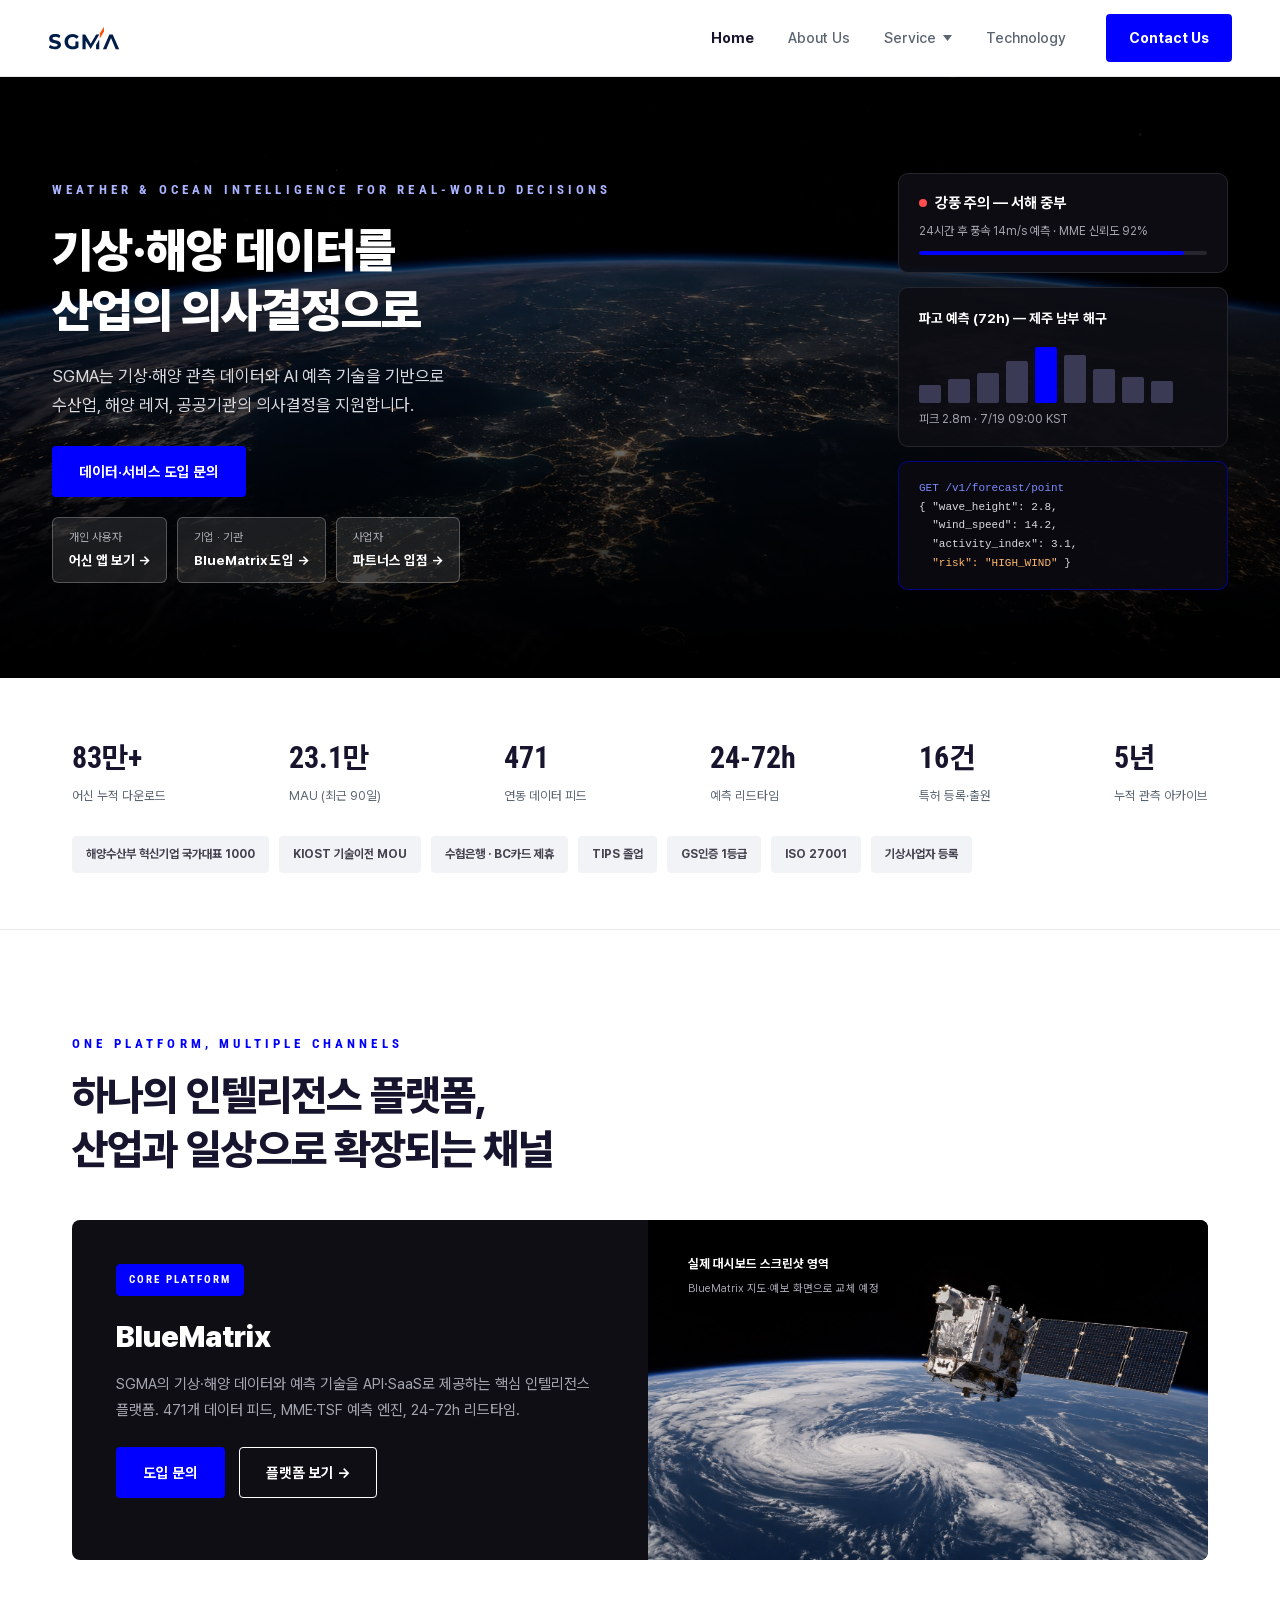
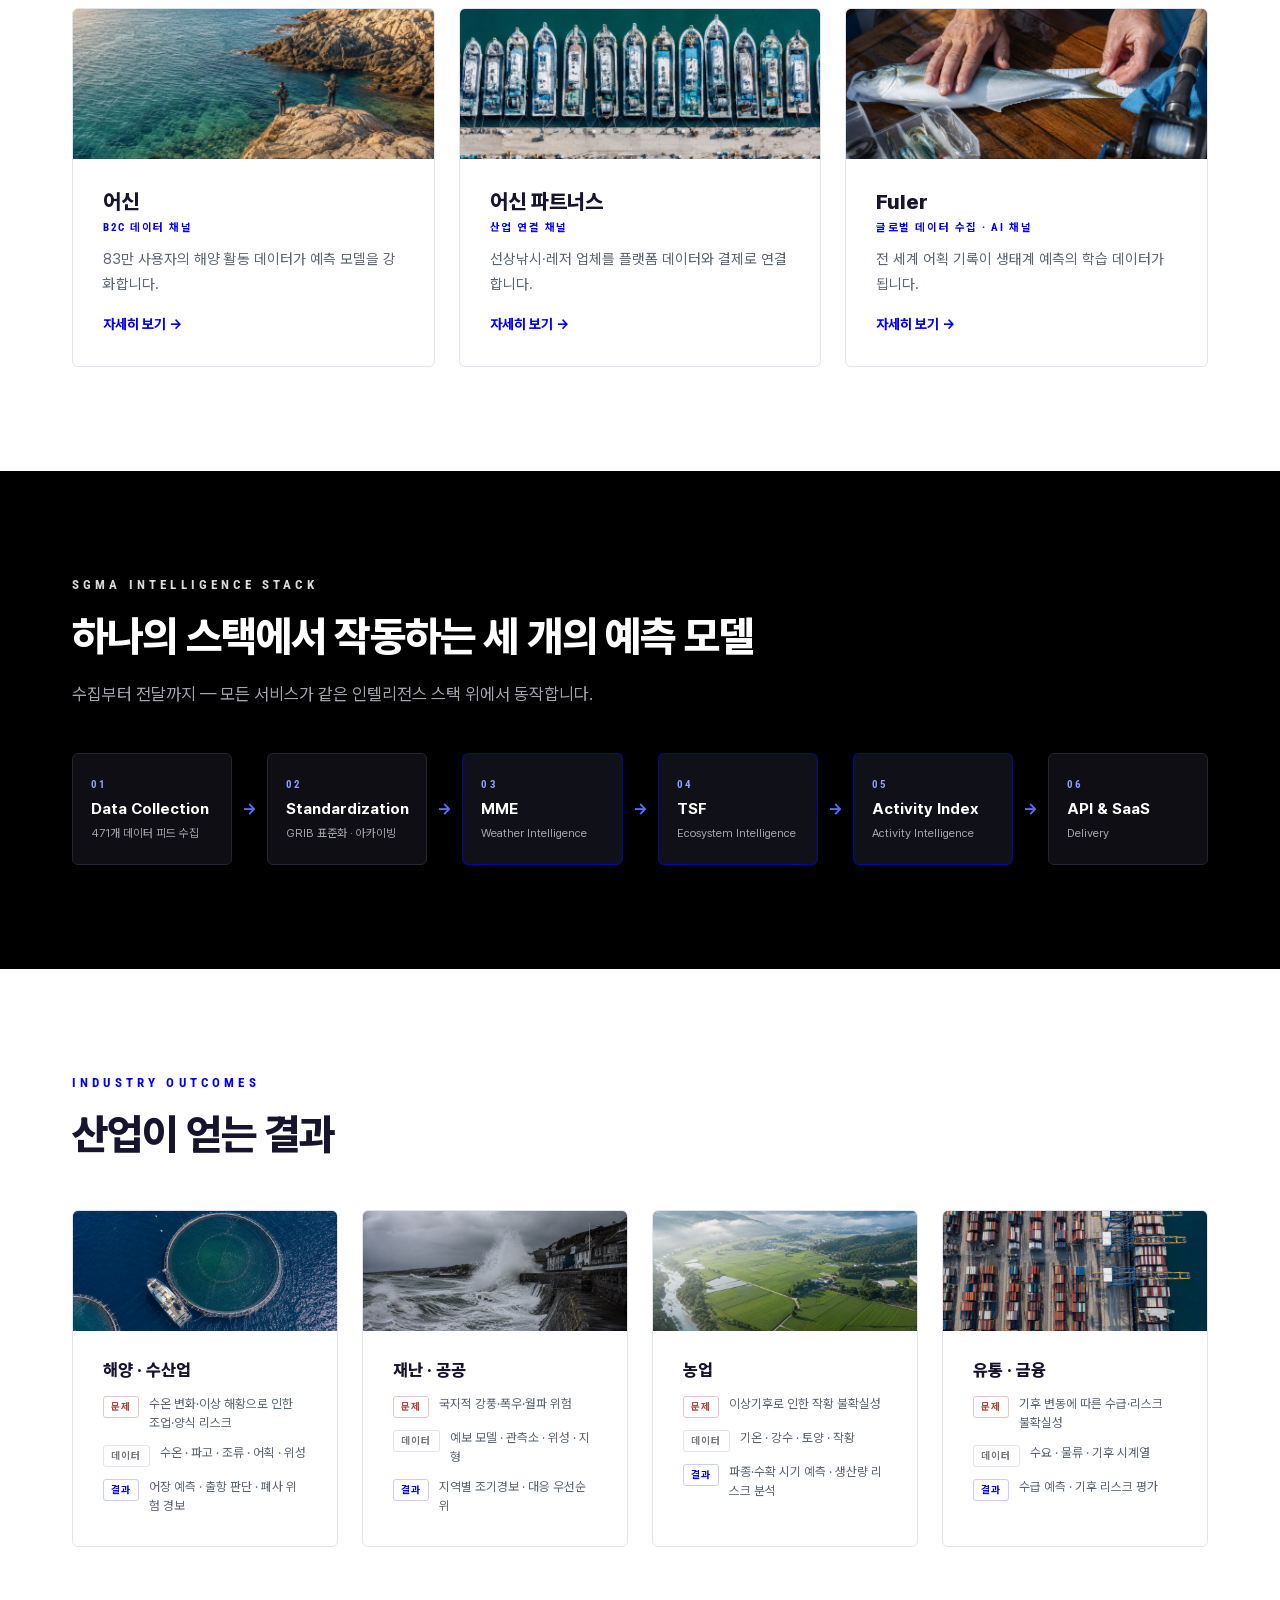
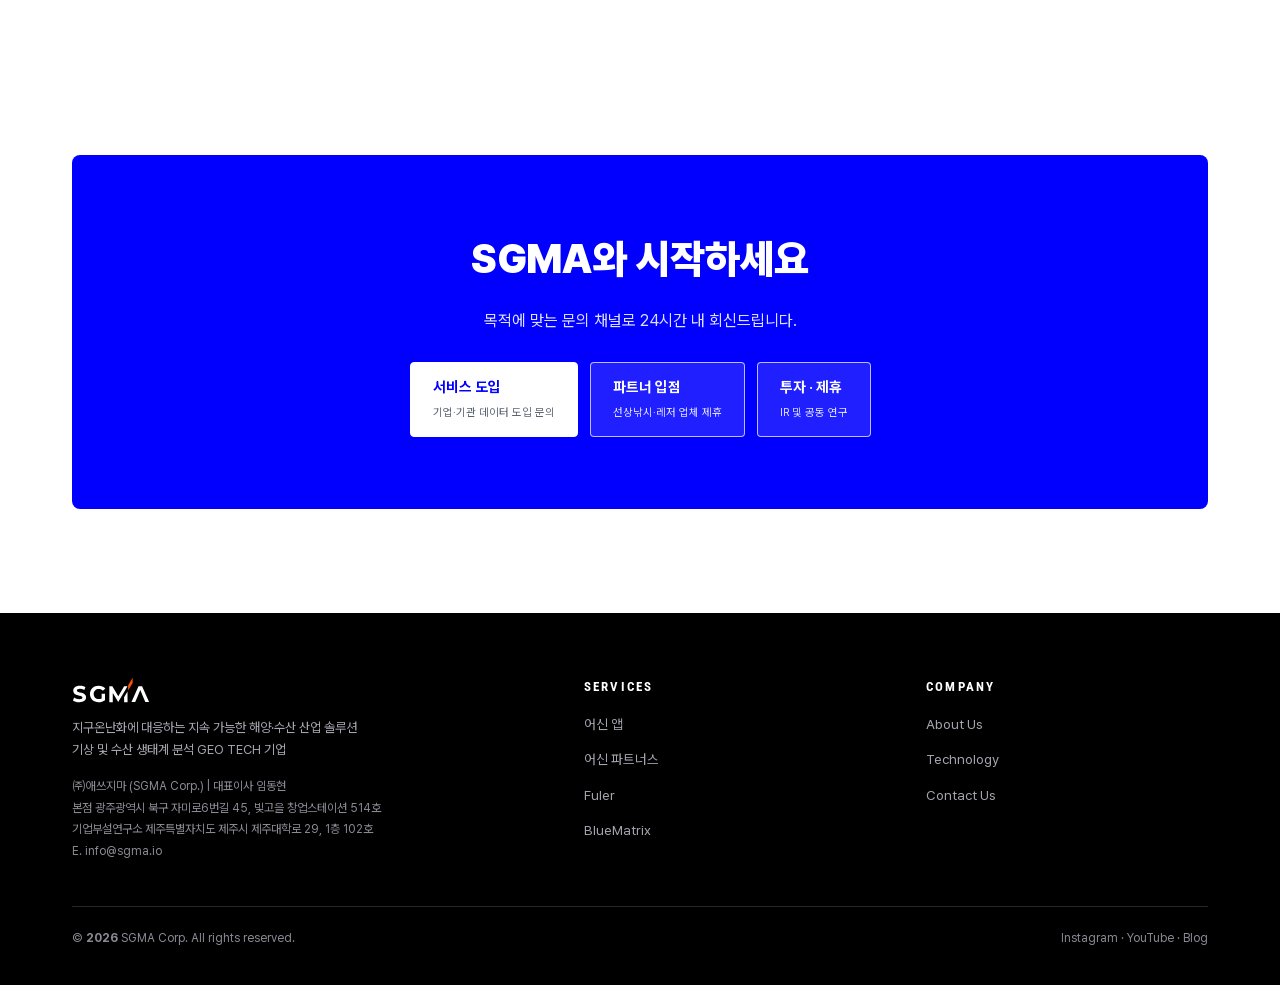
<file: index.html>
<!DOCTYPE html>
<html lang="ko">
<head>
<meta charset="UTF-8">
<meta name="viewport" content="width=device-width, initial-scale=1.0">
<title>SGMA — 기상 및 수산 생태계 분석 GEO TECH 기업</title>
<meta name="description" content="SGMA는 기상·해양 데이터와 AI로 수산·레저·공공의 의사결정을 돕는 Earth Intelligence 기업입니다.">
<link rel="preconnect" href="https://fonts.googleapis.com">
<link href="https://fonts.googleapis.com/css2?family=Roboto+Condensed:wght@600;700&family=Roboto:wght@400;500;700&display=swap" rel="stylesheet">
<link rel="stylesheet" href="assets/css/style.css">
<link rel="canonical" href="https://sgma.io/">
<meta name="robots" content="index, follow, max-image-preview:large">
<meta name="keywords" content="SGMA, 기상 데이터, 해양 데이터, 수산 생태계 예측, GEO TECH, Earth Intelligence, 어신, BlueMatrix">
<meta name="author" content="SGMA Corp.">
<meta name="theme-color" content="#142242">
<link rel="icon" type="image/svg+xml" href="assets/img/favicon.svg">
<link rel="apple-touch-icon" href="assets/img/apple-touch-icon.png">
<link rel="preload" as="image" href="assets/img/hero-home.jpg">
<meta property="og:type" content="website">
<meta property="og:site_name" content="SGMA — Earth Intelligence">
<meta property="og:locale" content="ko_KR">
<meta property="og:title" content="SGMA - Earth Intelligence platform">
<meta property="og:description" content="지구의 데이터로 산업을 움직입니다.">
<meta property="og:url" content="https://sgma.io/">
<meta property="og:image" content="https://sgma.io/assets/img/hero-home.jpg">
<meta property="og:image:width" content="1200">
<meta property="og:image:height" content="630">
<meta name="twitter:card" content="summary_large_image">
<meta name="twitter:title" content="SGMA - Earth Intelligence platform">
<meta name="twitter:description" content="지구의 데이터로 산업을 움직입니다.">
<meta name="twitter:image" content="https://sgma.io/assets/img/hero-home.jpg">
<script type="application/ld+json">{"@context": "https://schema.org", "@type": "Organization", "@id": "https://sgma.io/#org", "name": "SGMA", "legalName": "주식회사 애쓰지마 (SGMA Corp.)", "url": "https://sgma.io", "logo": "https://sgma.io/assets/img/logo.svg", "email": "info@sgma.io", "description": "지구온난화에 대응하는 지속 가능한 해양·수산 산업 솔루션 — 기상 및 수산 생태계 분석 GEO TECH 기업", "foundingDate": "2020-04-29", "address": [{"@type": "PostalAddress", "addressCountry": "KR", "addressLocality": "광주광역시 북구", "streetAddress": "자미로6번길 45, 빛고을 창업스테이션 514호"}, {"@type": "PostalAddress", "addressCountry": "KR", "addressLocality": "제주특별자치도 제주시", "streetAddress": "제주대학로 29, 1층 102호"}], "knowsAbout": ["기상 예보", "해양 데이터", "수산 생태계 예측", "MME 멀티모델 앙상블", "Activity Index", "Earth Intelligence"]}</script>
<script type="application/ld+json">{"@context": "https://schema.org", "@type": "WebSite", "name": "SGMA — Earth Intelligence", "url": "https://sgma.io", "publisher": {"@id": "https://sgma.io/#org"}, "inLanguage": "ko"}</script>
<script type="application/ld+json">{"@context": "https://schema.org", "@type": "BreadcrumbList", "itemListElement": [{"@type": "ListItem", "position": 1, "name": "Home", "item": "https://sgma.io/"}]}</script>
</head>
<body><header class="nav">
  <div class="nav__in">
    <a href="index.html" class="nav__logo"><img src="assets/img/logo.svg" alt="SGMA"></a>
    <button class="nav__burger" aria-label="menu"><span></span><span></span><span></span></button>
    <ul class="nav__menu">
      <li><a href="index.html" class="active">Home</a></li>
      <li><a href="about.html">About Us</a></li>
      <li class="dd"><a href="#" aria-haspopup="true">Service <svg class="caret" viewBox="0 0 9 6"><path d="M0 0l4.5 6L9 0z"/></svg></a>
        <div class="dd__panel">
          <a class="dd__item" href="yeosin.html"><b><i></i>어신 앱</b><span>B2C 해양 내비게이터 — 낚시 지수 · 입질확률 · 물때</span></a>
          <a class="dd__item" href="partners.html"><b><i></i>어신 파트너스</b><span>선상낚시 · 해양레저 업체 제휴 플랫폼</span></a>
          <a class="dd__item" href="fuler.html"><b><i></i>Fuler</b><span>글로벌 AI 어종 인식 · 어획 기록</span></a>
          <a class="dd__item" href="bluematrix.html"><b><i></i>BlueMatrix</b><span>B2B · B2G 기상 · 해양 데이터 플랫폼</span></a>
        </div>
      </li>
      <li><a href="technology.html">Technology</a></li>
      <li><a href="contact.html" class="btn btn--pri nav__cta">Contact Us</a></li>
    </ul>
  </div>
</header><section class="hero hero--split">
  <div class="hero__bg" style="background-image:url('assets/img/hero-home.jpg')"></div>
  <div class="hero__dim"></div>
  <div class="hero__in">
    <div class="hero__left">
      <div class="st eyebrow" style="color:#aab3ff">Weather &amp; Ocean Intelligence for Real-World Decisions</div>
      <h1 class="st">기상·해양 데이터를<br>산업의 의사결정으로</h1>
      <p class="st sub">SGMA는 기상·해양 관측 데이터와 AI 예측 기술을 기반으로<br>수산업, 해양 레저, 공공기관의 의사결정을 지원합니다.</p>
      <div class="st hero__cta" style="justify-content:flex-start"><a href="contact.html" class="btn btn--pri">데이터·서비스 도입 문의</a></div>
      <div class="st aud">
        <a href="yeosin.html"><i>개인 사용자</i><b>어신 앱 보기 →</b></a>
        <a href="bluematrix.html"><i>기업 · 기관</i><b>BlueMatrix 도입 →</b></a>
        <a href="partners.html"><i>사업자</i><b>파트너스 입점 →</b></a>
      </div>
    </div>
    <div class="insight st">
      <div class="icard">
        <div class="icard__t"><i class="alertdot"></i><b>강풍 주의 — 서해 중부</b></div>
        <span>24시간 후 풍속 14m/s 예측 · MME 신뢰도 92%</span>
        <div class="conf"><div style="width:92%"></div></div>
      </div>
      <div class="icard">
        <b style="font-size:13.5px">파고 예측 (72h) — 제주 남부 해구</b>
        <div class="mbars"><i style="height:18px"></i><i style="height:24px"></i><i style="height:30px"></i><i style="height:42px"></i><i class="hot" style="height:56px"></i><i style="height:48px"></i><i style="height:34px"></i><i style="height:26px"></i><i style="height:22px"></i></div>
        <span>피크 2.8m · 7/19 09:00 KST</span>
      </div>
      <div class="icard icard--api">
        <code><em>GET /v1/forecast/point</em>
{ "wave_height": 2.8,
  "wind_speed": 14.2,
  "activity_index": 3.1,
  <u>"risk": "HIGH_WIND"</u> }</code>
      </div>
    </div>
  </div>
</section>
<section class="proof"><div class="container">
  <div class="proof__nums" data-stagger="0.07">
    <div><b data-count="83" data-decimals="0" data-suffix="만+">83만+</b><span>어신 누적 다운로드</span></div>
    <div><b data-count="23.1" data-decimals="1" data-suffix="만">23.1만</b><span>MAU (최근 90일)</span></div>
    <div><b data-count="471" data-decimals="0" data-suffix="">471</b><span>연동 데이터 피드</span></div>
    <div><b>24-72h</b><span>예측 리드타임</span></div>
    <div><b data-count="16" data-decimals="0" data-suffix="건">16건</b><span>특허 등록·출원</span></div>
    <div><b>5년</b><span>누적 관측 아카이브</span></div>
  </div>
  <div class="proof__badges" data-stagger="0.05">
    <span>해양수산부 혁신기업 국가대표 1000</span><span>KIOST 기술이전 MOU</span><span>수협은행 · BC카드 제휴</span><span>TIPS 졸업</span><span>GS인증 1등급</span><span>ISO 27001</span><span>기상사업자 등록</span>
  </div>
</div></section>
<section class="sec" id="services"><div class="container">
  <div data-reveal><div class="eyebrow">One Platform, Multiple Channels</div><h2 class="h2">하나의 인텔리전스 플랫폼,<br>산업과 일상으로 확장되는 채널</h2></div>
  <div class="feature" data-reveal>
    <div class="feature__body">
      <span class="tag" style="background:var(--acc);color:#fff;border-color:var(--acc)">Core Platform</span>
      <h3 style="font-size:30px;font-weight:900;margin-top:16px">BlueMatrix</h3>
      <p style="color:#a5a5b0;font-size:15px;line-height:1.7;margin-top:12px">SGMA의 기상·해양 데이터와 예측 기술을 API·SaaS로 제공하는 핵심 인텔리전스 플랫폼. 471개 데이터 피드, MME·TSF 예측 엔진, 24-72h 리드타임.</p>
      <div class="hero__cta" style="justify-content:flex-start;margin-top:24px">
        <a href="contact.html" class="btn btn--pri">도입 문의</a>
        <a href="bluematrix.html" class="btn btn--ghost">플랫폼 보기 →</a>
      </div>
    </div>
    <div class="feature__img" style="background-image:url('assets/img/hero-bluematrix.jpg')">
      <div class="feature__slot"><b>실제 대시보드 스크린샷 영역</b><span>BlueMatrix 지도·예보 화면으로 교체 예정</span></div>
    </div>
  </div>
  <div class="grid grid--3" data-stagger="0.1">
    <a class="card card--img" href="yeosin.html">
      <div class="card__img" style="height:150px"><div style="background-image:url('assets/img/card-yeosin.jpg')"></div></div>
      <div class="card__body"><h3 style="margin-top:0">어신</h3><div class="num" style="font-size:11px;letter-spacing:.14em">B2C 데이터 채널</div>
      <p>83만 사용자의 해양 활동 데이터가 예측 모델을 강화합니다.</p><span class="more">자세히 보기</span></div></a>
    <a class="card card--img" href="partners.html">
      <div class="card__img" style="height:150px"><div style="background-image:url('assets/img/card-partners.jpg')"></div></div>
      <div class="card__body"><h3 style="margin-top:0">어신 파트너스</h3><div class="num" style="font-size:11px;letter-spacing:.14em">산업 연결 채널</div>
      <p>선상낚시·레저 업체를 플랫폼 데이터와 결제로 연결합니다.</p><span class="more">자세히 보기</span></div></a>
    <a class="card card--img" href="fuler.html">
      <div class="card__img" style="height:150px"><div style="background-image:url('assets/img/card-fuler.jpg')"></div></div>
      <div class="card__body"><h3 style="margin-top:0">Fuler</h3><div class="num" style="font-size:11px;letter-spacing:.14em">글로벌 데이터 수집 · AI 채널</div>
      <p>전 세계 어획 기록이 생태계 예측의 학습 데이터가 됩니다.</p><span class="more">자세히 보기</span></div></a>
  </div>
</div></section>
<section class="sec sec--dark"><div class="container">
  <div data-reveal><div class="eyebrow">SGMA Intelligence Stack</div><h2 class="h2">하나의 스택에서 작동하는 세 개의 예측 모델</h2><p class="sub">수집부터 전달까지 — 모든 서비스가 같은 인텔리전스 스택 위에서 동작합니다.</p></div>
  <div class="stack" data-seq data-reveal>
    <div class="pipe__step stack__card"><i>01</i><b>Data Collection</b><span>471개 데이터 피드 수집</span></div><span class="pipe__arrow">→</span>
    <div class="pipe__step stack__card"><i>02</i><b>Standardization</b><span>GRIB 표준화 · 아카이빙</span></div><span class="pipe__arrow">→</span>
    <div class="pipe__step stack__card core"><i>03</i><b>MME</b><span>Weather Intelligence</span></div><span class="pipe__arrow">→</span>
    <div class="pipe__step stack__card core"><i>04</i><b>TSF</b><span>Ecosystem Intelligence</span></div><span class="pipe__arrow">→</span>
    <div class="pipe__step stack__card core"><i>05</i><b>Activity Index</b><span>Activity Intelligence</span></div><span class="pipe__arrow">→</span>
    <div class="pipe__step stack__card"><i>06</i><b>API &amp; SaaS</b><span>Delivery</span></div>
  </div>
</div></section>
<section class="sec"><div class="container">
  <div data-reveal><div class="eyebrow">Industry Outcomes</div><h2 class="h2">산업이 얻는 결과</h2></div>
  <div class="grid grid--4" data-stagger="0.1">
    <div class="card card--img"><div class="card__img" style="height:120px"><div style="background-image:url('assets/img/uc-ocean.jpg')"></div></div>
      <div class="card__body ocard"><h3 style="font-size:17px;margin-top:0">해양 · 수산업</h3>
      <div class="orow"><i class="ol ol--p">문제</i><p>수온 변화·이상 해황으로 인한 조업·양식 리스크</p></div>
      <div class="orow"><i class="ol">데이터</i><p>수온 · 파고 · 조류 · 어획 · 위성</p></div>
      <div class="orow"><i class="ol ol--r">결과</i><p>어장 예측 · 출항 판단 · 폐사 위험 경보</p></div></div></div>
    <div class="card card--img"><div class="card__img" style="height:120px"><div style="background-image:url('assets/img/uc-disaster.jpg')"></div></div>
      <div class="card__body ocard"><h3 style="font-size:17px;margin-top:0">재난 · 공공</h3>
      <div class="orow"><i class="ol ol--p">문제</i><p>국지적 강풍·폭우·월파 위험</p></div>
      <div class="orow"><i class="ol">데이터</i><p>예보 모델 · 관측소 · 위성 · 지형</p></div>
      <div class="orow"><i class="ol ol--r">결과</i><p>지역별 조기경보 · 대응 우선순위</p></div></div></div>
    <div class="card card--img"><div class="card__img" style="height:120px"><div style="background-image:url('assets/img/uc-agri.jpg')"></div></div>
      <div class="card__body ocard"><h3 style="font-size:17px;margin-top:0">농업</h3>
      <div class="orow"><i class="ol ol--p">문제</i><p>이상기후로 인한 작황 불확실성</p></div>
      <div class="orow"><i class="ol">데이터</i><p>기온 · 강수 · 토양 · 작황</p></div>
      <div class="orow"><i class="ol ol--r">결과</i><p>파종·수확 시기 예측 · 생산량 리스크 분석</p></div></div></div>
    <div class="card card--img"><div class="card__img" style="height:120px"><div style="background-image:url('assets/img/uc-logistics.jpg')"></div></div>
      <div class="card__body ocard"><h3 style="font-size:17px;margin-top:0">유통 · 금융</h3>
      <div class="orow"><i class="ol ol--p">문제</i><p>기후 변동에 따른 수급·리스크 불확실성</p></div>
      <div class="orow"><i class="ol">데이터</i><p>수요 · 물류 · 기후 시계열</p></div>
      <div class="orow"><i class="ol ol--r">결과</i><p>수급 예측 · 기후 리스크 평가</p></div></div></div>
  </div>
</div></section>
<section class="cta"><div class="container">
  <div class="cta__panel" data-reveal>
    <h2>SGMA와 시작하세요</h2><p>목적에 맞는 문의 채널로 24시간 내 회신드립니다.</p>
    <div class="cta3">
      <a href="contact.html" class="cta3--pri"><b>서비스 도입</b><i>기업·기관 데이터 도입 문의</i></a>
      <a href="contact.html"><b>파트너 입점</b><i>선상낚시·레저 업체 제휴</i></a>
      <a href="contact.html"><b>투자 · 제휴</b><i>IR 및 공동 연구</i></a>
    </div>
  </div>
</div></section>
<footer class="footer">
  <div class="container">
    <div class="footer__cols">
      <div>
        <div class="footer__logo"><img src="assets/img/logo-white.svg" alt="SGMA"></div>
        <p>지구온난화에 대응하는 지속 가능한 해양·수산 산업 솔루션<br>기상 및 수산 생태계 분석 GEO TECH 기업</p>
        <small>㈜애쓰지마 (SGMA Corp.)  |  대표이사 임동현<br>본점  광주광역시 북구 자미로6번길 45, 빛고을 창업스테이션 514호<br>기업부설연구소  제주특별자치도 제주시 제주대학로 29, 1층 102호<br>E. <a href="mailto:info@sgma.io">info@sgma.io</a></small>
      </div>
      <div>
        <h5>Services</h5>
        <ul>
          <li><a href="yeosin.html">어신 앱</a></li>
          <li><a href="partners.html">어신 파트너스</a></li>
          <li><a href="fuler.html">Fuler</a></li>
          <li><a href="bluematrix.html">BlueMatrix</a></li>
        </ul>
      </div>
      <div>
        <h5>Company</h5>
        <ul>
          <li><a href="about.html">About Us</a></li>
          <li><a href="technology.html">Technology</a></li>
          <li><a href="contact.html">Contact Us</a></li>
        </ul>
      </div>
    </div>
    <div class="footer__bar">
      <span>© <b data-year>2026</b> SGMA Corp. All rights reserved.</span>
      <span>Instagram · YouTube · Blog</span>
    </div>
  </div>
</footer>
<script src="assets/js/main.js"></script></body></html>
</file>
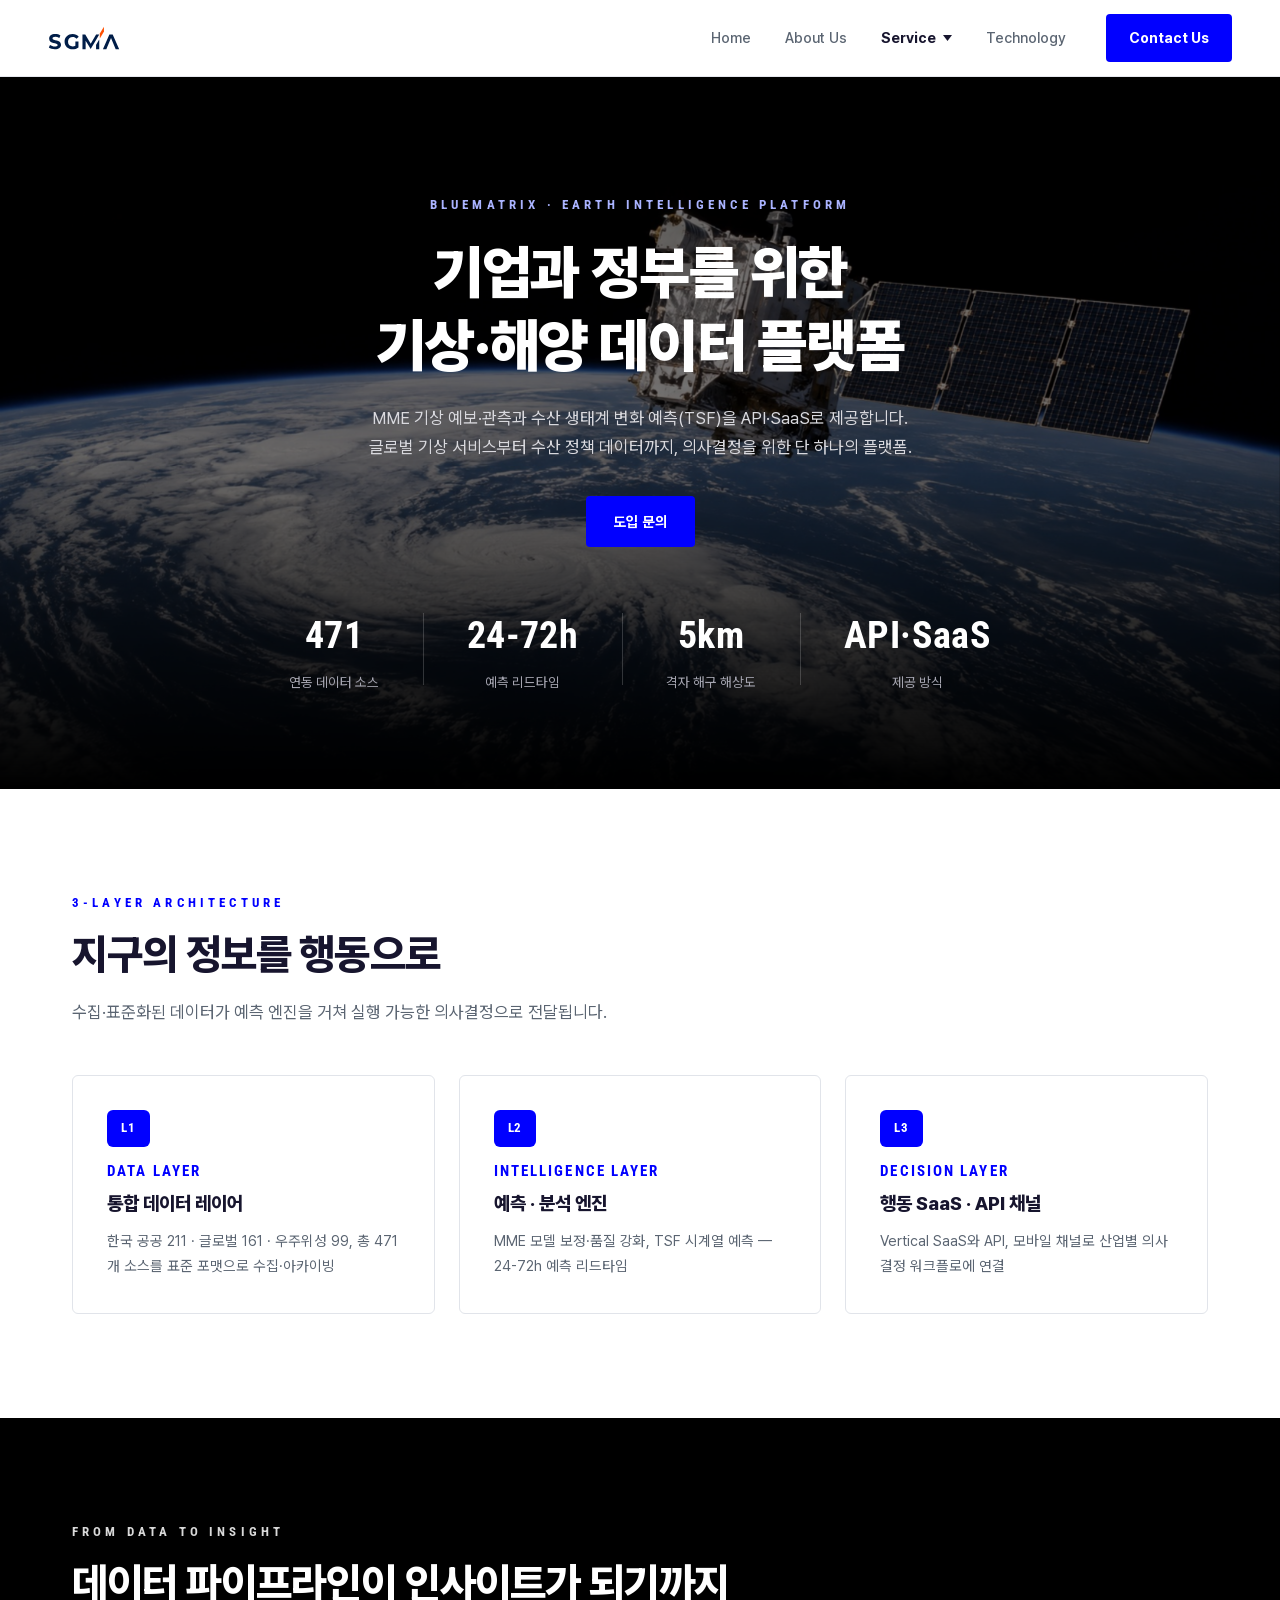
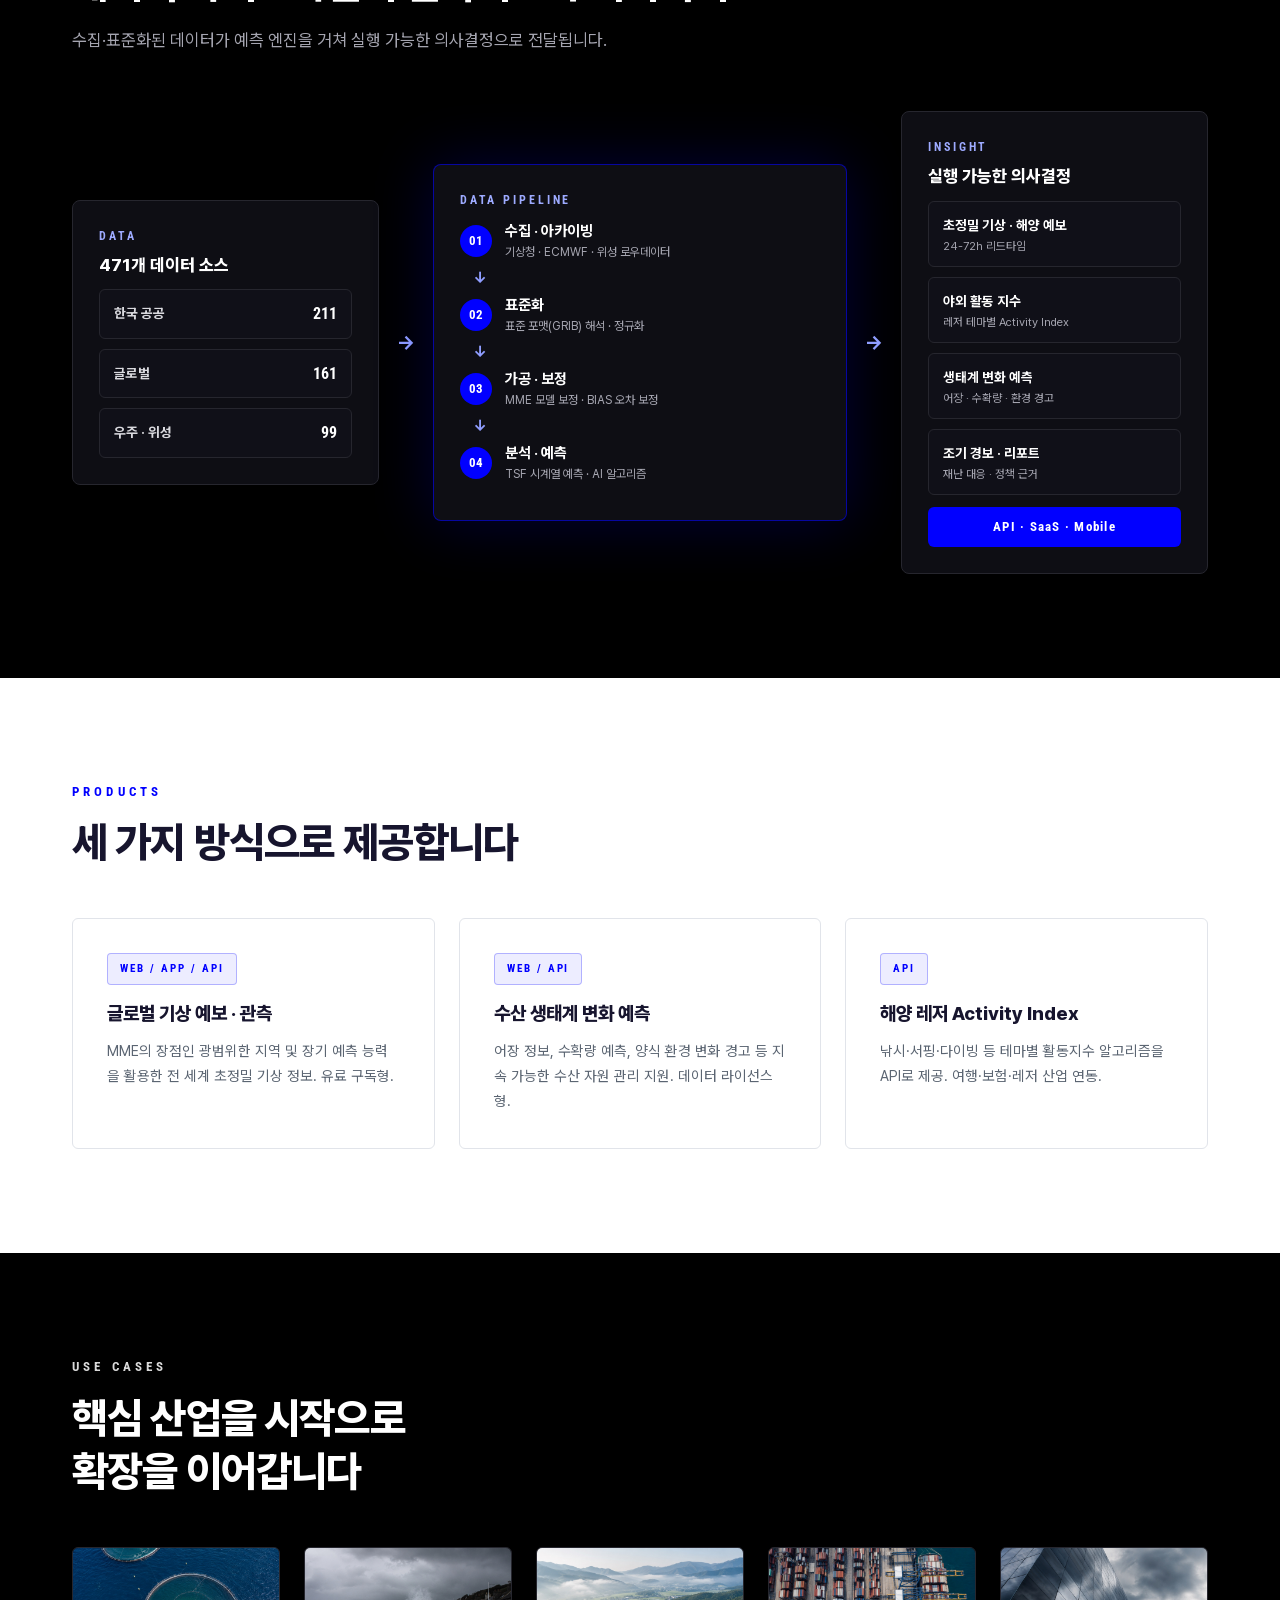
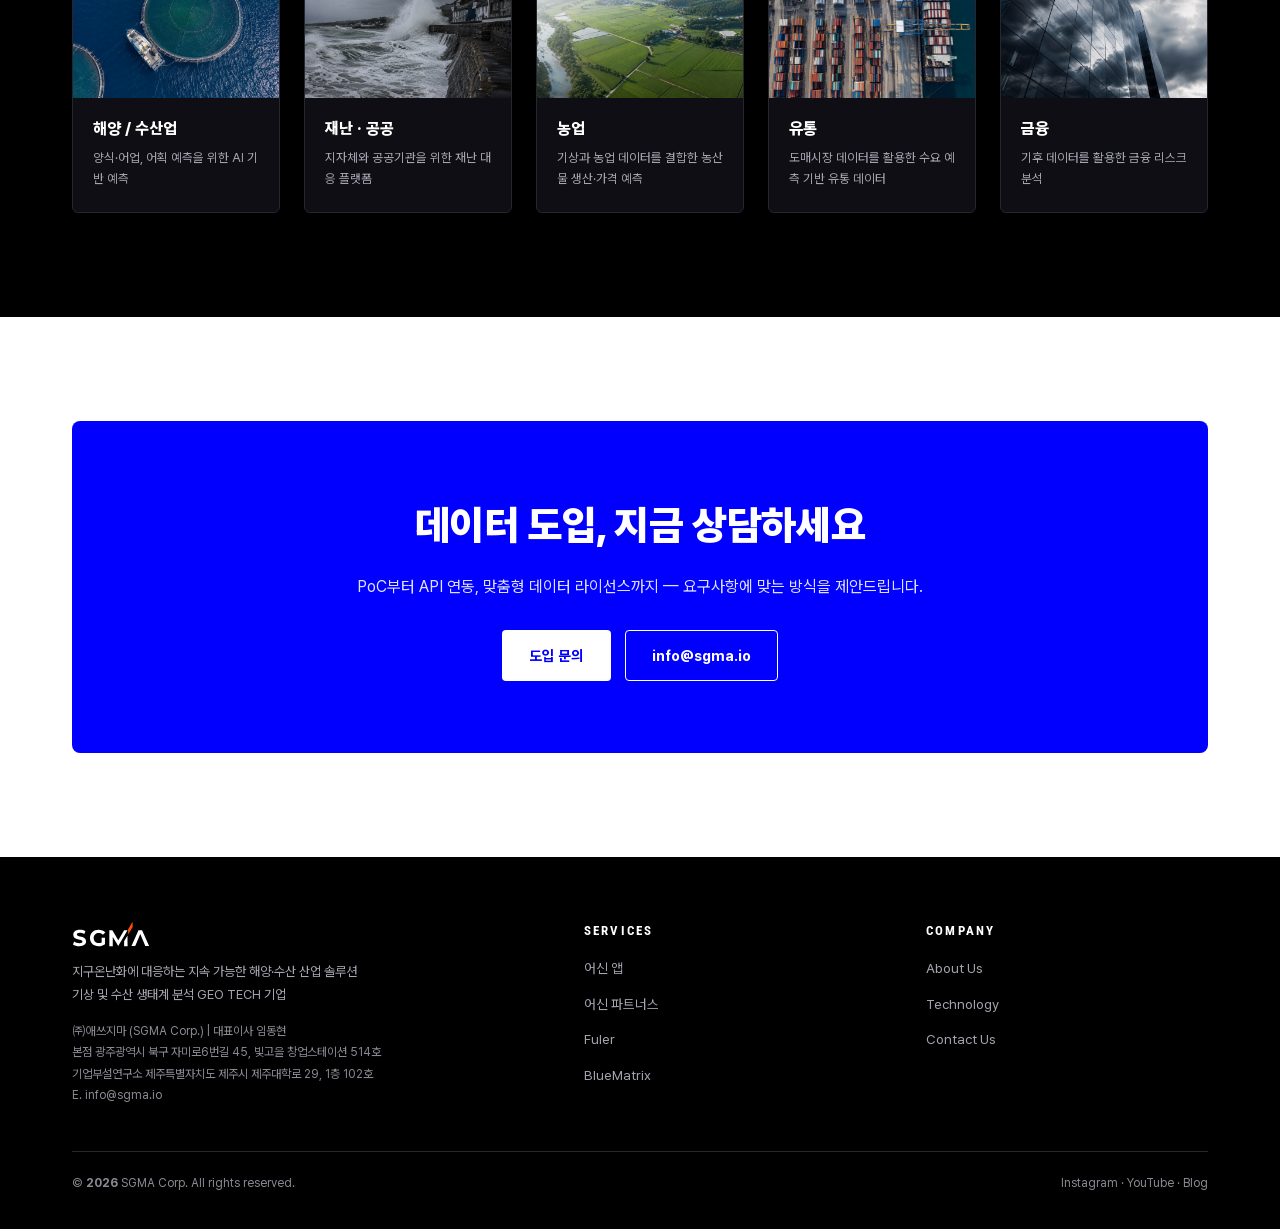
<file: bluematrix.html>
<!DOCTYPE html>
<html lang="ko">
<head>
<meta charset="UTF-8">
<meta name="viewport" content="width=device-width, initial-scale=1.0">
<title>BlueMatrix — Earth Intelligence 데이터 플랫폼</title>
<meta name="description" content="MME 기상 예보·관측과 수산 생태계 변화 예측(TSF)을 API·SaaS로 제공합니다">
<link rel="preconnect" href="https://fonts.googleapis.com">
<link href="https://fonts.googleapis.com/css2?family=Roboto+Condensed:wght@600;700&family=Roboto:wght@400;500;700&display=swap" rel="stylesheet">
<link rel="stylesheet" href="assets/css/style.css">
<link rel="canonical" href="https://sgma.io/bluematrix.html">
<meta name="robots" content="index, follow, max-image-preview:large">
<meta name="keywords" content="BlueMatrix, 기상 API, 해양 데이터 API, 수산 생태계 예측, 기상 예보 B2B, Weather API">
<meta name="author" content="SGMA Corp.">
<meta name="theme-color" content="#142242">
<link rel="icon" type="image/svg+xml" href="assets/img/favicon.svg">
<link rel="apple-touch-icon" href="assets/img/apple-touch-icon.png">
<link rel="preload" as="image" href="assets/img/hero-bluematrix.jpg">
<meta property="og:type" content="website">
<meta property="og:site_name" content="SGMA — Earth Intelligence">
<meta property="og:locale" content="ko_KR">
<meta property="og:title" content="SGMA - Earth Intelligence platform">
<meta property="og:description" content="지구의 데이터로 산업을 움직입니다.">
<meta property="og:url" content="https://sgma.io/bluematrix.html">
<meta property="og:image" content="https://sgma.io/assets/img/hero-bluematrix.jpg">
<meta property="og:image:width" content="1200">
<meta property="og:image:height" content="630">
<meta name="twitter:card" content="summary_large_image">
<meta name="twitter:title" content="SGMA - Earth Intelligence platform">
<meta name="twitter:description" content="지구의 데이터로 산업을 움직입니다.">
<meta name="twitter:image" content="https://sgma.io/assets/img/hero-bluematrix.jpg">
<script type="application/ld+json">{"@context": "https://schema.org", "@type": "Service", "name": "BlueMatrix", "serviceType": "기상·해양 데이터 플랫폼 (API·SaaS)", "description": "MME 기상 예보·관측과 수산 생태계 변화 예측(TSF)을 API와 SaaS로 제공하는 Earth Intelligence 플랫폼. 471개 데이터 소스, 24-72h 예측.", "provider": {"@id": "https://sgma.io/#org"}}</script>
<script type="application/ld+json">{"@context": "https://schema.org", "@type": "BreadcrumbList", "itemListElement": [{"@type": "ListItem", "position": 1, "name": "Home", "item": "https://sgma.io/"}, {"@type": "ListItem", "position": 2, "name": "BlueMatrix", "item": "https://sgma.io/bluematrix.html"}]}</script>
</head>
<body><header class="nav">
  <div class="nav__in">
    <a href="index.html" class="nav__logo"><img src="assets/img/logo.svg" alt="SGMA"></a>
    <button class="nav__burger" aria-label="menu"><span></span><span></span><span></span></button>
    <ul class="nav__menu">
      <li><a href="index.html">Home</a></li>
      <li><a href="about.html">About Us</a></li>
      <li class="dd"><a href="#" aria-haspopup="true" class="active">Service <svg class="caret" viewBox="0 0 9 6"><path d="M0 0l4.5 6L9 0z"/></svg></a>
        <div class="dd__panel">
          <a class="dd__item" href="yeosin.html"><b><i></i>어신 앱</b><span>B2C 해양 내비게이터 — 낚시 지수 · 입질확률 · 물때</span></a>
          <a class="dd__item" href="partners.html"><b><i></i>어신 파트너스</b><span>선상낚시 · 해양레저 업체 제휴 플랫폼</span></a>
          <a class="dd__item" href="fuler.html"><b><i></i>Fuler</b><span>글로벌 AI 어종 인식 · 어획 기록</span></a>
          <a class="dd__item" href="bluematrix.html"><b><i></i>BlueMatrix</b><span>B2B · B2G 기상 · 해양 데이터 플랫폼</span></a>
        </div>
      </li>
      <li><a href="technology.html">Technology</a></li>
      <li><a href="contact.html" class="btn btn--pri nav__cta">Contact Us</a></li>
    </ul>
  </div>
</header><section class="hero">
  <div class="hero__bg" style="background-image:url('assets/img/hero-bluematrix.jpg')"></div>
  <div class="hero__dim"></div>
  <div class="hero__in">
    <div class="st eyebrow" style="color:#aab3ff">BlueMatrix · Earth Intelligence Platform</div>
    <h1 class="st">기업과 정부를 위한<br>기상·해양 데이터 플랫폼</h1>
    <p class="st sub">MME 기상 예보·관측과 수산 생태계 변화 예측(TSF)을 API·SaaS로 제공합니다.<br>글로벌 기상 서비스부터 수산 정책 데이터까지, 의사결정을 위한 단 하나의 플랫폼.</p>
    <div class="st hero__cta"><a href="contact.html" class="btn btn--pri">도입 문의</a></div>
    <div class="st stats"><div><b data-count="471" data-decimals="0" data-suffix="">471</b><span>연동 데이터 소스</span></div><div><b>24-72h</b><span>예측 리드타임</span></div><div><b data-count="5" data-decimals="0" data-suffix="km">5km</b><span>격자 해구 해상도</span></div><div><b>API·SaaS</b><span>제공 방식</span></div></div>
  </div>
</section>
<section class="sec" id="arch"><div class="container">
  <div data-reveal><div class="eyebrow">3-Layer Architecture</div><h2 class="h2">지구의 정보를 행동으로</h2><p class="sub">수집·표준화된 데이터가 예측 엔진을 거쳐 실행 가능한 의사결정으로 전달됩니다.</p></div>
  <div class="grid grid--3" data-stagger="0.12">
    <div class="card"><span class="badge">L1</span><div class="num" style="margin-top:12px">DATA LAYER</div><h3 style="font-size:19px;margin-top:6px">통합 데이터 레이어</h3><p>한국 공공 211 · 글로벌 161 · 우주위성 99, 총 471개 소스를 표준 포맷으로 수집·아카이빙</p></div>
    <div class="card"><span class="badge">L2</span><div class="num" style="margin-top:12px">INTELLIGENCE LAYER</div><h3 style="font-size:19px;margin-top:6px">예측 · 분석 엔진</h3><p>MME 모델 보정·품질 강화, TSF 시계열 예측 — 24-72h 예측 리드타임</p></div>
    <div class="card"><span class="badge">L3</span><div class="num" style="margin-top:12px">DECISION LAYER</div><h3 style="font-size:19px;margin-top:6px">행동 SaaS · API 채널</h3><p>Vertical SaaS와 API, 모바일 채널로 산업별 의사결정 워크플로에 연결</p></div>
  </div>
</div></section>
<section class="sec sec--dark"><div class="container">
  <div data-reveal><div class="eyebrow">From Data to Insight</div><h2 class="h2">데이터 파이프라인이 인사이트가 되기까지</h2><p class="sub">수집·표준화된 데이터가 예측 엔진을 거쳐 실행 가능한 의사결정으로 전달됩니다.</p></div>
  <div class="dg">
    <div class="dg__col">
      <h4>DATA</h4><div class="t">471개 데이터 소스</div>
      <div class="dg__srcrow"><b>한국 공공</b><em>211</em></div>
      <div class="dg__srcrow"><b>글로벌</b><em>161</em></div>
      <div class="dg__srcrow"><b>우주 · 위성</b><em>99</em></div>
    </div>
    <div class="dg__hark">→</div>
    <div class="dg__col dg__pipe">
      <h4>DATA PIPELINE</h4>
      <div class="dg__step"><span class="n">01</span><div><b>수집 · 아카이빙</b><span>기상청 · ECMWF · 위성 로우데이터</span></div></div>
      <div class="dg__down">↓</div>
      <div class="dg__step"><span class="n">02</span><div><b>표준화</b><span>표준 포맷(GRIB) 해석 · 정규화</span></div></div>
      <div class="dg__down">↓</div>
      <div class="dg__step"><span class="n">03</span><div><b>가공 · 보정</b><span>MME 모델 보정 · BIAS 오차 보정</span></div></div>
      <div class="dg__down">↓</div>
      <div class="dg__step"><span class="n">04</span><div><b>분석 · 예측</b><span>TSF 시계열 예측 · AI 알고리즘</span></div></div>
    </div>
    <div class="dg__hark">→</div>
    <div class="dg__col">
      <h4>INSIGHT</h4><div class="t">실행 가능한 의사결정</div>
      <div class="dg__out"><b>초정밀 기상 · 해양 예보</b><span>24-72h 리드타임</span></div>
      <div class="dg__out"><b>야외 활동 지수</b><span>레저 테마별 Activity Index</span></div>
      <div class="dg__out"><b>생태계 변화 예측</b><span>어장 · 수확량 · 환경 경고</span></div>
      <div class="dg__out"><b>조기 경보 · 리포트</b><span>재난 대응 · 정책 근거</span></div>
      <div class="dg__deliver">API · SaaS · Mobile</div>
    </div>
  </div>
</div></section>
<section class="sec"><div class="container">
  <div data-reveal><div class="eyebrow">Products</div><h2 class="h2">세 가지 방식으로 제공합니다</h2></div>
  <div class="grid grid--3" data-stagger="0.12">
    <div class="card"><span class="tag">Web / APP / API</span><h3 style="font-size:19px">글로벌 기상 예보 · 관측</h3><p>MME의 장점인 광범위한 지역 및 장기 예측 능력을 활용한 전 세계 초정밀 기상 정보. 유료 구독형.</p></div>
    <div class="card"><span class="tag">Web / API</span><h3 style="font-size:19px">수산 생태계 변화 예측</h3><p>어장 정보, 수확량 예측, 양식 환경 변화 경고 등 지속 가능한 수산 자원 관리 지원. 데이터 라이선스형.</p></div>
    <div class="card"><span class="tag">API</span><h3 style="font-size:19px">해양 레저 Activity Index</h3><p>낚시·서핑·다이빙 등 테마별 활동지수 알고리즘을 API로 제공. 여행·보험·레저 산업 연동.</p></div>
  </div>
</div></section>
<section class="sec sec--dark"><div class="container">
  <div data-reveal><div class="eyebrow">Use Cases</div><h2 class="h2">핵심 산업을 시작으로<br>확장을 이어갑니다</h2></div>
  <div class="grid grid--5" data-stagger="0.09">
    <div class="card card--img"><div class="card__img" style="height:150px"><div style="background-image:url('assets/img/uc-ocean.jpg')"></div></div>
      <div class="card__body" style="padding:18px 20px 22px"><h3 style="font-size:16px;margin:0">해양 / 수산업</h3><p style="margin-top:5px;font-size:12.5px">양식·어업, 어획 예측을 위한 AI 기반 예측</p></div></div>
    <div class="card card--img"><div class="card__img" style="height:150px"><div style="background-image:url('assets/img/uc-disaster.jpg')"></div></div>
      <div class="card__body" style="padding:18px 20px 22px"><h3 style="font-size:16px;margin:0">재난 · 공공</h3><p style="margin-top:5px;font-size:12.5px">지자체와 공공기관을 위한 재난 대응 플랫폼</p></div></div>
    <div class="card card--img"><div class="card__img" style="height:150px"><div style="background-image:url('assets/img/uc-agri.jpg')"></div></div>
      <div class="card__body" style="padding:18px 20px 22px"><h3 style="font-size:16px;margin:0">농업</h3><p style="margin-top:5px;font-size:12.5px">기상과 농업 데이터를 결합한 농산물 생산·가격 예측</p></div></div>
    <div class="card card--img"><div class="card__img" style="height:150px"><div style="background-image:url('assets/img/uc-logistics.jpg')"></div></div>
      <div class="card__body" style="padding:18px 20px 22px"><h3 style="font-size:16px;margin:0">유통</h3><p style="margin-top:5px;font-size:12.5px">도매시장 데이터를 활용한 수요 예측 기반 유통 데이터</p></div></div>
    <div class="card card--img"><div class="card__img" style="height:150px"><div style="background-image:url('assets/img/uc-finance.jpg')"></div></div>
      <div class="card__body" style="padding:18px 20px 22px"><h3 style="font-size:16px;margin:0">금융</h3><p style="margin-top:5px;font-size:12.5px">기후 데이터를 활용한 금융 리스크 분석</p></div></div>
  </div>
</div></section><section class="cta"><div class="container">
  <div class="cta__panel" data-reveal>
    <h2>데이터 도입, 지금 상담하세요</h2><p>PoC부터 API 연동, 맞춤형 데이터 라이선스까지 — 요구사항에 맞는 방식을 제안드립니다.</p>
    <div class="hero__cta"><a href="contact.html" class="btn btn--white">도입 문의</a><a href="mailto:info@sgma.io" class="btn btn--ghost">info@sgma.io</a></div>
  </div>
</div></section><footer class="footer">
  <div class="container">
    <div class="footer__cols">
      <div>
        <div class="footer__logo"><img src="assets/img/logo-white.svg" alt="SGMA"></div>
        <p>지구온난화에 대응하는 지속 가능한 해양·수산 산업 솔루션<br>기상 및 수산 생태계 분석 GEO TECH 기업</p>
        <small>㈜애쓰지마 (SGMA Corp.)  |  대표이사 임동현<br>본점  광주광역시 북구 자미로6번길 45, 빛고을 창업스테이션 514호<br>기업부설연구소  제주특별자치도 제주시 제주대학로 29, 1층 102호<br>E. <a href="mailto:info@sgma.io">info@sgma.io</a></small>
      </div>
      <div>
        <h5>Services</h5>
        <ul>
          <li><a href="yeosin.html">어신 앱</a></li>
          <li><a href="partners.html">어신 파트너스</a></li>
          <li><a href="fuler.html">Fuler</a></li>
          <li><a href="bluematrix.html">BlueMatrix</a></li>
        </ul>
      </div>
      <div>
        <h5>Company</h5>
        <ul>
          <li><a href="about.html">About Us</a></li>
          <li><a href="technology.html">Technology</a></li>
          <li><a href="contact.html">Contact Us</a></li>
        </ul>
      </div>
    </div>
    <div class="footer__bar">
      <span>© <b data-year>2026</b> SGMA Corp. All rights reserved.</span>
      <span>Instagram · YouTube · Blog</span>
    </div>
  </div>
</footer>
<script src="assets/js/main.js"></script></body></html>
</file>
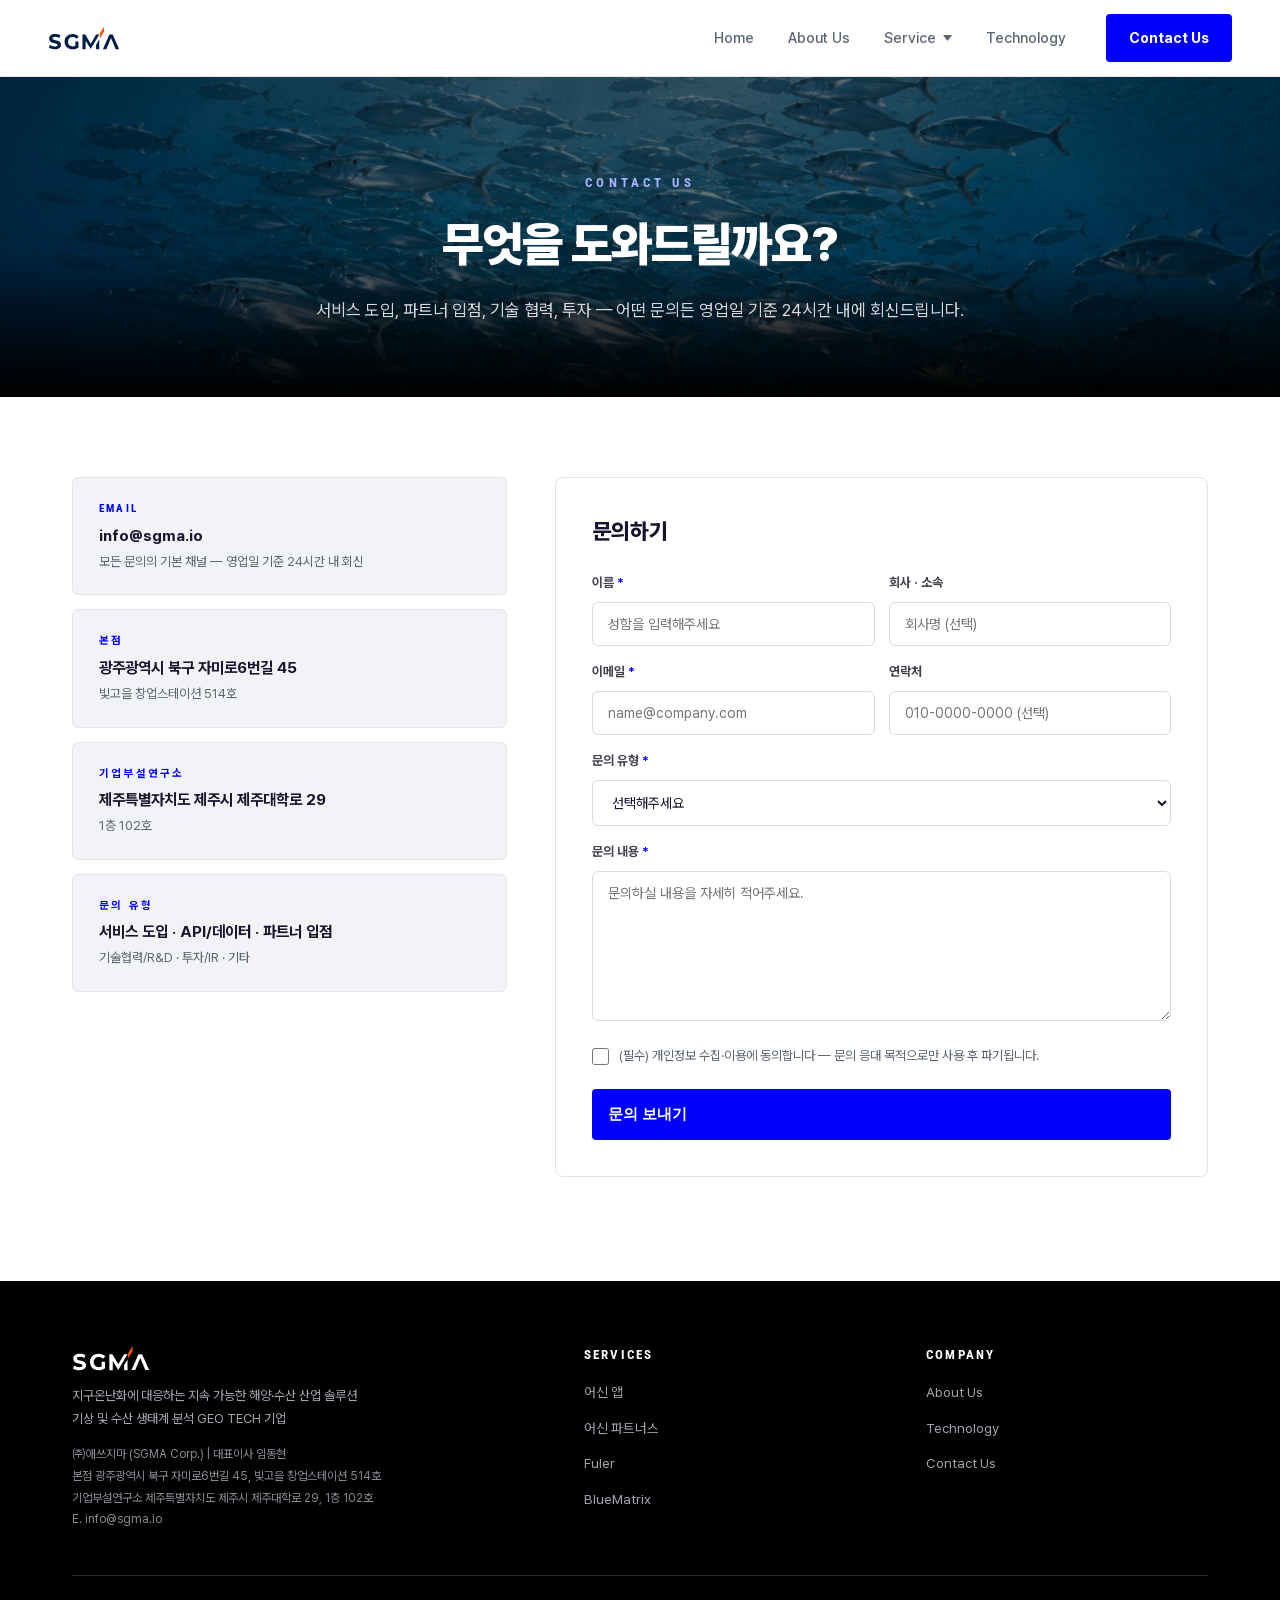
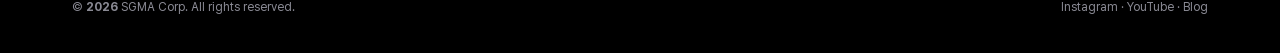
<file: contact.html>
<!DOCTYPE html>
<html lang="ko">
<head>
<meta charset="UTF-8">
<meta name="viewport" content="width=device-width, initial-scale=1.0">
<title>Contact Us — SGMA</title>
<meta name="description" content="서비스 도입, 파트너 입점, 기술 협력, 투자 — 영업일 기준 24시간 내 회신드립니다">
<link rel="preconnect" href="https://fonts.googleapis.com">
<link href="https://fonts.googleapis.com/css2?family=Roboto+Condensed:wght@600;700&family=Roboto:wght@400;500;700&display=swap" rel="stylesheet">
<link rel="stylesheet" href="assets/css/style.css">
<link rel="canonical" href="https://sgma.io/contact.html">
<meta name="robots" content="index, follow, max-image-preview:large">
<meta name="keywords" content="SGMA 문의, 파트너 입점, API 도입, 기술 협력">
<meta name="author" content="SGMA Corp.">
<meta name="theme-color" content="#142242">
<link rel="icon" type="image/svg+xml" href="assets/img/favicon.svg">
<link rel="apple-touch-icon" href="assets/img/apple-touch-icon.png">
<link rel="preload" as="image" href="assets/img/hero-contact.jpg">
<meta property="og:type" content="website">
<meta property="og:site_name" content="SGMA — Earth Intelligence">
<meta property="og:locale" content="ko_KR">
<meta property="og:title" content="SGMA - Earth Intelligence platform">
<meta property="og:description" content="지구의 데이터로 산업을 움직입니다.">
<meta property="og:url" content="https://sgma.io/contact.html">
<meta property="og:image" content="https://sgma.io/assets/img/hero-contact.jpg">
<meta property="og:image:width" content="1200">
<meta property="og:image:height" content="630">
<meta name="twitter:card" content="summary_large_image">
<meta name="twitter:title" content="SGMA - Earth Intelligence platform">
<meta name="twitter:description" content="지구의 데이터로 산업을 움직입니다.">
<meta name="twitter:image" content="https://sgma.io/assets/img/hero-contact.jpg">
<script type="application/ld+json">{"@context": "https://schema.org", "@type": "ContactPage", "name": "Contact SGMA", "url": "https://sgma.io/contact.html", "mainEntity": {"@type": "ContactPoint", "email": "info@sgma.io", "contactType": "customer support", "availableLanguage": ["Korean", "English"]}}</script>
<script type="application/ld+json">{"@context": "https://schema.org", "@type": "BreadcrumbList", "itemListElement": [{"@type": "ListItem", "position": 1, "name": "Home", "item": "https://sgma.io/"}, {"@type": "ListItem", "position": 2, "name": "Contact", "item": "https://sgma.io/contact.html"}]}</script>
</head>
<body><header class="nav">
  <div class="nav__in">
    <a href="index.html" class="nav__logo"><img src="assets/img/logo.svg" alt="SGMA"></a>
    <button class="nav__burger" aria-label="menu"><span></span><span></span><span></span></button>
    <ul class="nav__menu">
      <li><a href="index.html">Home</a></li>
      <li><a href="about.html">About Us</a></li>
      <li class="dd"><a href="#" aria-haspopup="true">Service <svg class="caret" viewBox="0 0 9 6"><path d="M0 0l4.5 6L9 0z"/></svg></a>
        <div class="dd__panel">
          <a class="dd__item" href="yeosin.html"><b><i></i>어신 앱</b><span>B2C 해양 내비게이터 — 낚시 지수 · 입질확률 · 물때</span></a>
          <a class="dd__item" href="partners.html"><b><i></i>어신 파트너스</b><span>선상낚시 · 해양레저 업체 제휴 플랫폼</span></a>
          <a class="dd__item" href="fuler.html"><b><i></i>Fuler</b><span>글로벌 AI 어종 인식 · 어획 기록</span></a>
          <a class="dd__item" href="bluematrix.html"><b><i></i>BlueMatrix</b><span>B2B · B2G 기상 · 해양 데이터 플랫폼</span></a>
        </div>
      </li>
      <li><a href="technology.html">Technology</a></li>
      <li><a href="contact.html" class="btn btn--pri nav__cta">Contact Us</a></li>
    </ul>
  </div>
</header>
<section class="hero">
  <div class="hero__bg" style="background-image:url('assets/img/hero-contact.jpg')"></div>
  <div class="hero__dim"></div>
  <div class="hero__in" style="padding:96px 32px 72px">
    <div class="st eyebrow" style="color:#aab3ff">Contact Us</div>
    <h1 class="st" style="font-size:clamp(30px,4vw,48px)">무엇을 도와드릴까요?</h1>
    <p class="st sub">서비스 도입, 파트너 입점, 기술 협력, 투자 — 어떤 문의든 영업일 기준 24시간 내에 회신드립니다.</p>
  </div>
</section>
<section class="sec" style="padding-top:72px"><div class="container">
  <div class="contact">
    <div data-stagger="0.1">
      <div class="info-card"><h5>EMAIL</h5><b>info@sgma.io</b><span>모든 문의의 기본 채널 — 영업일 기준 24시간 내 회신</span></div>
      <div class="info-card"><h5>본점</h5><b>광주광역시 북구 자미로6번길 45</b><span>빛고을 창업스테이션 514호</span></div>
      <div class="info-card"><h5>기업부설연구소</h5><b>제주특별자치도 제주시 제주대학로 29</b><span>1층 102호</span></div>
      <div class="info-card"><h5>문의 유형</h5><b>서비스 도입 · API/데이터 · 파트너 입점</b><span>기술협력/R&amp;D · 투자/IR · 기타</span></div>
    </div>
    <form class="form" data-reveal action="mailto:info@sgma.io" method="post" enctype="text/plain">
      <h3>문의하기</h3>
      <div class="row">
        <div class="field"><label>이름 <em>*</em></label><input type="text" name="name" placeholder="성함을 입력해주세요" required></div>
        <div class="field"><label>회사 · 소속</label><input type="text" name="company" placeholder="회사명 (선택)"></div>
      </div>
      <div class="row">
        <div class="field"><label>이메일 <em>*</em></label><input type="email" name="email" placeholder="name@company.com" required></div>
        <div class="field"><label>연락처</label><input type="tel" name="phone" placeholder="010-0000-0000 (선택)"></div>
      </div>
      <div class="field"><label>문의 유형 <em>*</em></label>
        <select name="type" required>
          <option value="">선택해주세요</option>
          <option>서비스 도입</option><option>API · 데이터</option><option>파트너 입점</option>
          <option>기술협력 · R&amp;D</option><option>투자 · IR</option><option>기타</option>
        </select>
      </div>
      <div class="field"><label>문의 내용 <em>*</em></label><textarea name="message" placeholder="문의하실 내용을 자세히 적어주세요." required></textarea></div>
      <label class="agree"><input type="checkbox" required> (필수) 개인정보 수집·이용에 동의합니다 — 문의 응대 목적으로만 사용 후 파기됩니다.</label>
      <button type="submit" class="btn btn--pri">문의 보내기</button>
    </form>
  </div>
</div></section><footer class="footer">
  <div class="container">
    <div class="footer__cols">
      <div>
        <div class="footer__logo"><img src="assets/img/logo-white.svg" alt="SGMA"></div>
        <p>지구온난화에 대응하는 지속 가능한 해양·수산 산업 솔루션<br>기상 및 수산 생태계 분석 GEO TECH 기업</p>
        <small>㈜애쓰지마 (SGMA Corp.)  |  대표이사 임동현<br>본점  광주광역시 북구 자미로6번길 45, 빛고을 창업스테이션 514호<br>기업부설연구소  제주특별자치도 제주시 제주대학로 29, 1층 102호<br>E. <a href="mailto:info@sgma.io">info@sgma.io</a></small>
      </div>
      <div>
        <h5>Services</h5>
        <ul>
          <li><a href="yeosin.html">어신 앱</a></li>
          <li><a href="partners.html">어신 파트너스</a></li>
          <li><a href="fuler.html">Fuler</a></li>
          <li><a href="bluematrix.html">BlueMatrix</a></li>
        </ul>
      </div>
      <div>
        <h5>Company</h5>
        <ul>
          <li><a href="about.html">About Us</a></li>
          <li><a href="technology.html">Technology</a></li>
          <li><a href="contact.html">Contact Us</a></li>
        </ul>
      </div>
    </div>
    <div class="footer__bar">
      <span>© <b data-year>2026</b> SGMA Corp. All rights reserved.</span>
      <span>Instagram · YouTube · Blog</span>
    </div>
  </div>
</footer>
<script src="assets/js/main.js"></script></body></html>
</file>
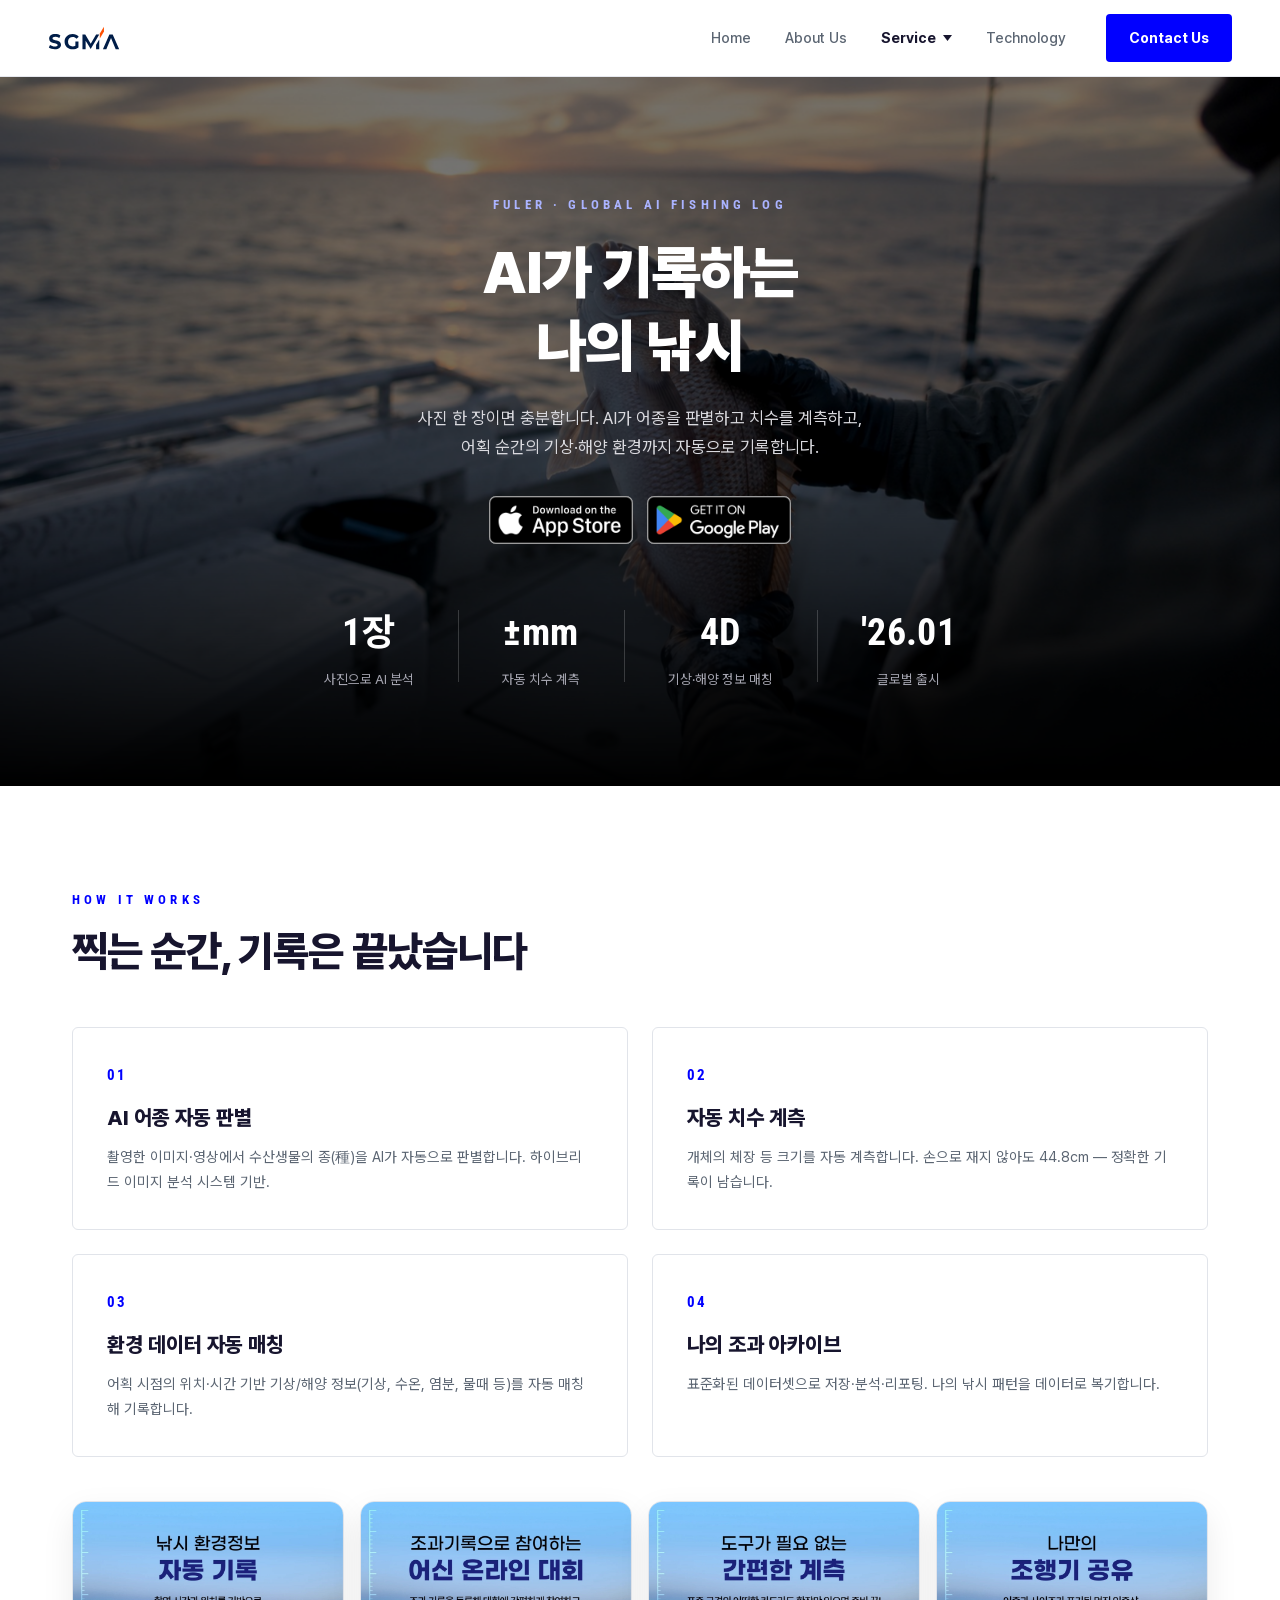
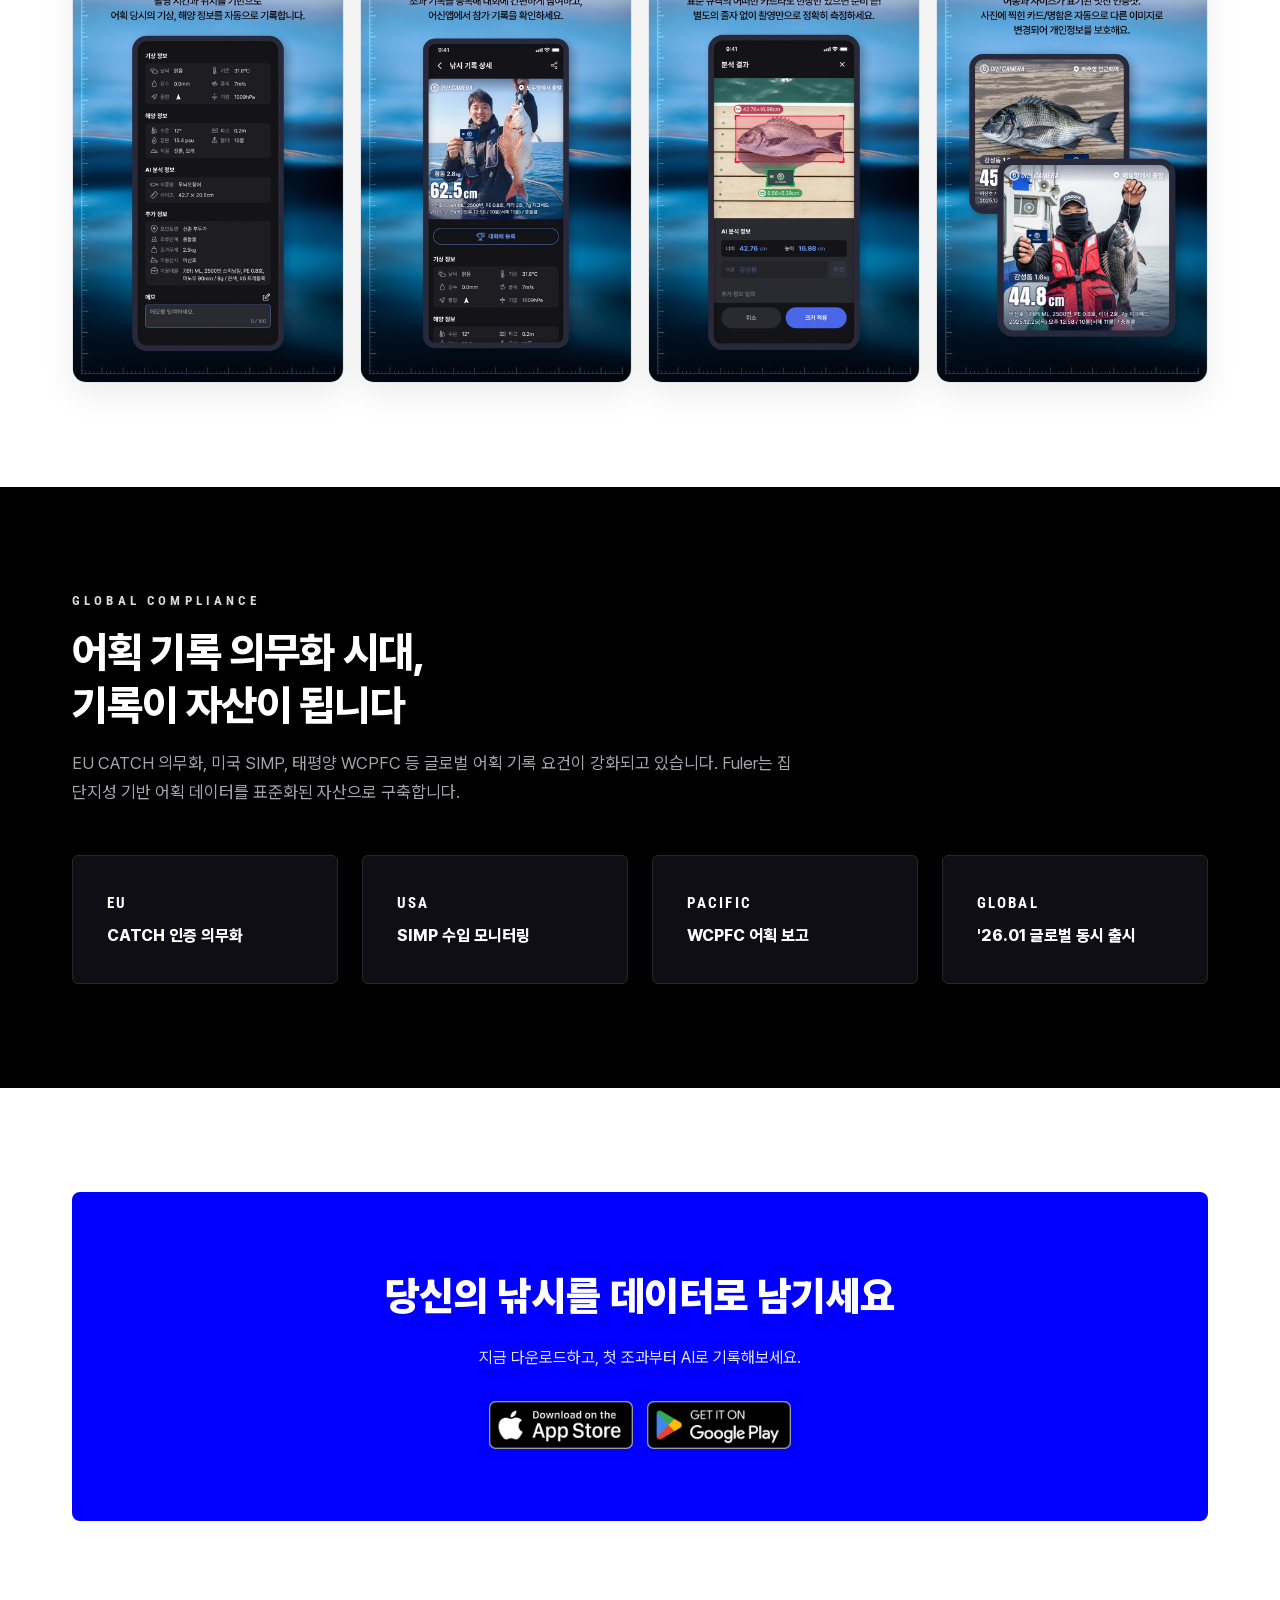
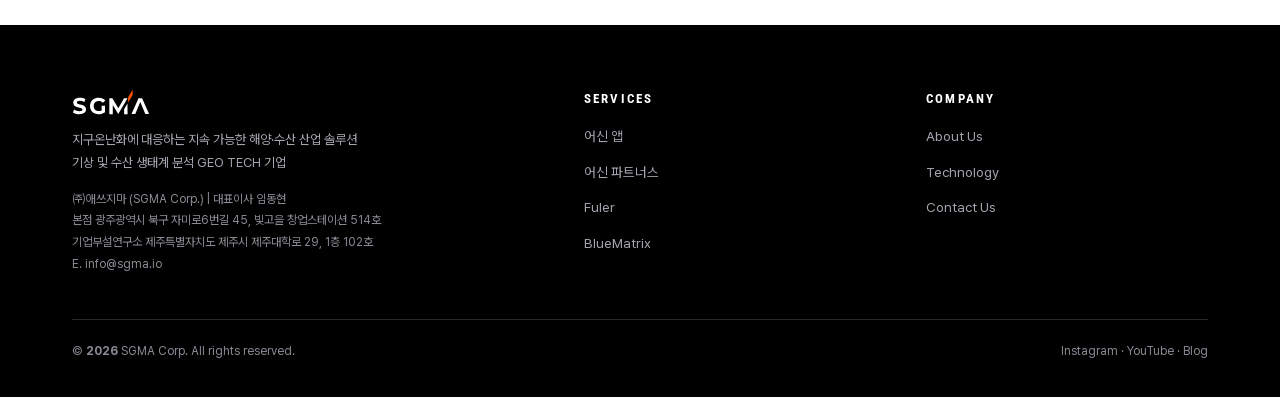
<file: fuler.html>
<!DOCTYPE html>
<html lang="ko">
<head>
<meta charset="UTF-8">
<meta name="viewport" content="width=device-width, initial-scale=1.0">
<title>Fuler — AI 어종 인식 · 어획 기록</title>
<meta name="description" content="사진 한 장으로 어종 판별·치수 계측. 어획 기록을 데이터 자산으로.">
<link rel="preconnect" href="https://fonts.googleapis.com">
<link href="https://fonts.googleapis.com/css2?family=Roboto+Condensed:wght@600;700&family=Roboto:wght@400;500;700&display=swap" rel="stylesheet">
<link rel="stylesheet" href="assets/css/style.css">
<link rel="canonical" href="https://sgma.io/fuler.html">
<meta name="robots" content="index, follow, max-image-preview:large">
<meta name="keywords" content="Fuler, AI 어종 인식, 어획 기록, 낚시 기록 앱, EU CATCH, SIMP">
<meta name="author" content="SGMA Corp.">
<meta name="theme-color" content="#142242">
<link rel="icon" type="image/svg+xml" href="assets/img/favicon.svg">
<link rel="apple-touch-icon" href="assets/img/apple-touch-icon.png">
<link rel="preload" as="image" href="assets/img/hero-fuler.jpg">
<meta property="og:type" content="website">
<meta property="og:site_name" content="SGMA — Earth Intelligence">
<meta property="og:locale" content="ko_KR">
<meta property="og:title" content="SGMA - Earth Intelligence platform">
<meta property="og:description" content="지구의 데이터로 산업을 움직입니다.">
<meta property="og:url" content="https://sgma.io/fuler.html">
<meta property="og:image" content="https://sgma.io/assets/img/hero-fuler.jpg">
<meta property="og:image:width" content="1200">
<meta property="og:image:height" content="630">
<meta name="twitter:card" content="summary_large_image">
<meta name="twitter:title" content="SGMA - Earth Intelligence platform">
<meta name="twitter:description" content="지구의 데이터로 산업을 움직입니다.">
<meta name="twitter:image" content="https://sgma.io/assets/img/hero-fuler.jpg">
<script type="application/ld+json">{"@context": "https://schema.org", "@type": "MobileApplication", "name": "Fuler", "operatingSystem": "iOS, Android", "applicationCategory": "SportsApplication", "description": "사진 한 장으로 어종 판별·치수 계측, 어획 시점 기상·해양 환경 자동 기록. 글로벌 AI 낚시 기록 서비스.", "publisher": {"@id": "https://sgma.io/#org"}, "offers": {"@type": "Offer", "price": "0", "priceCurrency": "KRW"}}</script>
<script type="application/ld+json">{"@context": "https://schema.org", "@type": "BreadcrumbList", "itemListElement": [{"@type": "ListItem", "position": 1, "name": "Home", "item": "https://sgma.io/"}, {"@type": "ListItem", "position": 2, "name": "Fuler", "item": "https://sgma.io/fuler.html"}]}</script>
</head>
<body><header class="nav">
  <div class="nav__in">
    <a href="index.html" class="nav__logo"><img src="assets/img/logo.svg" alt="SGMA"></a>
    <button class="nav__burger" aria-label="menu"><span></span><span></span><span></span></button>
    <ul class="nav__menu">
      <li><a href="index.html">Home</a></li>
      <li><a href="about.html">About Us</a></li>
      <li class="dd"><a href="#" aria-haspopup="true" class="active">Service <svg class="caret" viewBox="0 0 9 6"><path d="M0 0l4.5 6L9 0z"/></svg></a>
        <div class="dd__panel">
          <a class="dd__item" href="yeosin.html"><b><i></i>어신 앱</b><span>B2C 해양 내비게이터 — 낚시 지수 · 입질확률 · 물때</span></a>
          <a class="dd__item" href="partners.html"><b><i></i>어신 파트너스</b><span>선상낚시 · 해양레저 업체 제휴 플랫폼</span></a>
          <a class="dd__item" href="fuler.html"><b><i></i>Fuler</b><span>글로벌 AI 어종 인식 · 어획 기록</span></a>
          <a class="dd__item" href="bluematrix.html"><b><i></i>BlueMatrix</b><span>B2B · B2G 기상 · 해양 데이터 플랫폼</span></a>
        </div>
      </li>
      <li><a href="technology.html">Technology</a></li>
      <li><a href="contact.html" class="btn btn--pri nav__cta">Contact Us</a></li>
    </ul>
  </div>
</header><section class="hero">
  <div class="hero__bg" style="background-image:url('assets/img/hero-fuler.jpg')"></div>
  <div class="hero__dim"></div>
  <div class="hero__in">
    <div class="st eyebrow" style="color:#aab3ff">Fuler · Global AI Fishing Log</div>
    <h1 class="st">AI가 기록하는<br>나의 낚시</h1>
    <p class="st sub">사진 한 장이면 충분합니다. AI가 어종을 판별하고 치수를 계측하고,<br>어획 순간의 기상·해양 환경까지 자동으로 기록합니다.</p>
    <div class="st hero__cta"><a href="#" class="storebadge"><img src="assets/img/badge-appstore.png" alt="Download on the App Store"></a><a href="#" class="storebadge"><img src="assets/img/badge-googleplay.png" alt="Get it on Google Play"></a></div>
    <div class="st stats"><div><b data-count="1" data-decimals="0" data-suffix="장">1장</b><span>사진으로 AI 분석</span></div><div><b>±mm</b><span>자동 치수 계측</span></div><div><b>4D</b><span>기상·해양 정보 매칭</span></div><div><b>'26.01</b><span>글로벌 출시</span></div></div>
  </div>
</section>
<section class="sec" id="how"><div class="container">
  <div data-reveal><div class="eyebrow">How It Works</div><h2 class="h2">찍는 순간, 기록은 끝났습니다</h2></div>
  <div class="grid grid--2" data-stagger="0.1">
    <div class="card"><span class="num">01</span><h3>AI 어종 자동 판별</h3><p>촬영한 이미지·영상에서 수산생물의 종(種)을 AI가 자동으로 판별합니다. 하이브리드 이미지 분석 시스템 기반.</p></div>
    <div class="card"><span class="num">02</span><h3>자동 치수 계측</h3><p>개체의 체장 등 크기를 자동 계측합니다. 손으로 재지 않아도 44.8cm — 정확한 기록이 남습니다.</p></div>
    <div class="card"><span class="num">03</span><h3>환경 데이터 자동 매칭</h3><p>어획 시점의 위치·시간 기반 기상/해양 정보(기상, 수온, 염분, 물때 등)를 자동 매칭해 기록합니다.</p></div>
    <div class="card"><span class="num">04</span><h3>나의 조과 아카이브</h3><p>표준화된 데이터셋으로 저장·분석·리포팅. 나의 낚시 패턴을 데이터로 복기합니다.</p></div>
  </div>
  <div class="screens" style="grid-template-columns:repeat(4,1fr)" data-stagger="0.08">
    <img loading="lazy" decoding="async" src="assets/img/fuler-1.jpg" alt="Fuler 앱 화면 1">
    <img loading="lazy" decoding="async" src="assets/img/fuler-2.jpg" alt="Fuler 앱 화면 2">
    <img loading="lazy" decoding="async" src="assets/img/fuler-3.jpg" alt="Fuler 앱 화면 3">
    <img loading="lazy" decoding="async" src="assets/img/fuler-4.jpg" alt="Fuler 앱 화면 4">
  </div>
</div></section>
<section class="sec sec--dark"><div class="container">
  <div data-reveal><div class="eyebrow">Global Compliance</div><h2 class="h2">어획 기록 의무화 시대,<br>기록이 자산이 됩니다</h2><p class="sub">EU CATCH 의무화, 미국 SIMP, 태평양 WCPFC 등 글로벌 어획 기록 요건이 강화되고 있습니다. Fuler는 집단지성 기반 어획 데이터를 표준화된 자산으로 구축합니다.</p></div>
  <div class="grid grid--4" data-stagger="0.09">
    <div class="card"><b class="num">EU</b><h3 style="font-size:16px;margin-top:8px">CATCH 인증 의무화</h3></div>
    <div class="card"><b class="num">USA</b><h3 style="font-size:16px;margin-top:8px">SIMP 수입 모니터링</h3></div>
    <div class="card"><b class="num">PACIFIC</b><h3 style="font-size:16px;margin-top:8px">WCPFC 어획 보고</h3></div>
    <div class="card"><b class="num">GLOBAL</b><h3 style="font-size:16px;margin-top:8px">'26.01 글로벌 동시 출시</h3></div>
  </div>
</div></section><section class="cta"><div class="container">
  <div class="cta__panel" data-reveal>
    <h2>당신의 낚시를 데이터로 남기세요</h2><p>지금 다운로드하고, 첫 조과부터 AI로 기록해보세요.</p>
    <div class="hero__cta"><a href="#" class="storebadge"><img src="assets/img/badge-appstore.png" alt="Download on the App Store"></a><a href="#" class="storebadge"><img src="assets/img/badge-googleplay.png" alt="Get it on Google Play"></a></div>
  </div>
</div></section><footer class="footer">
  <div class="container">
    <div class="footer__cols">
      <div>
        <div class="footer__logo"><img src="assets/img/logo-white.svg" alt="SGMA"></div>
        <p>지구온난화에 대응하는 지속 가능한 해양·수산 산업 솔루션<br>기상 및 수산 생태계 분석 GEO TECH 기업</p>
        <small>㈜애쓰지마 (SGMA Corp.)  |  대표이사 임동현<br>본점  광주광역시 북구 자미로6번길 45, 빛고을 창업스테이션 514호<br>기업부설연구소  제주특별자치도 제주시 제주대학로 29, 1층 102호<br>E. <a href="mailto:info@sgma.io">info@sgma.io</a></small>
      </div>
      <div>
        <h5>Services</h5>
        <ul>
          <li><a href="yeosin.html">어신 앱</a></li>
          <li><a href="partners.html">어신 파트너스</a></li>
          <li><a href="fuler.html">Fuler</a></li>
          <li><a href="bluematrix.html">BlueMatrix</a></li>
        </ul>
      </div>
      <div>
        <h5>Company</h5>
        <ul>
          <li><a href="about.html">About Us</a></li>
          <li><a href="technology.html">Technology</a></li>
          <li><a href="contact.html">Contact Us</a></li>
        </ul>
      </div>
    </div>
    <div class="footer__bar">
      <span>© <b data-year>2026</b> SGMA Corp. All rights reserved.</span>
      <span>Instagram · YouTube · Blog</span>
    </div>
  </div>
</footer>
<script src="assets/js/main.js"></script></body></html>
</file>
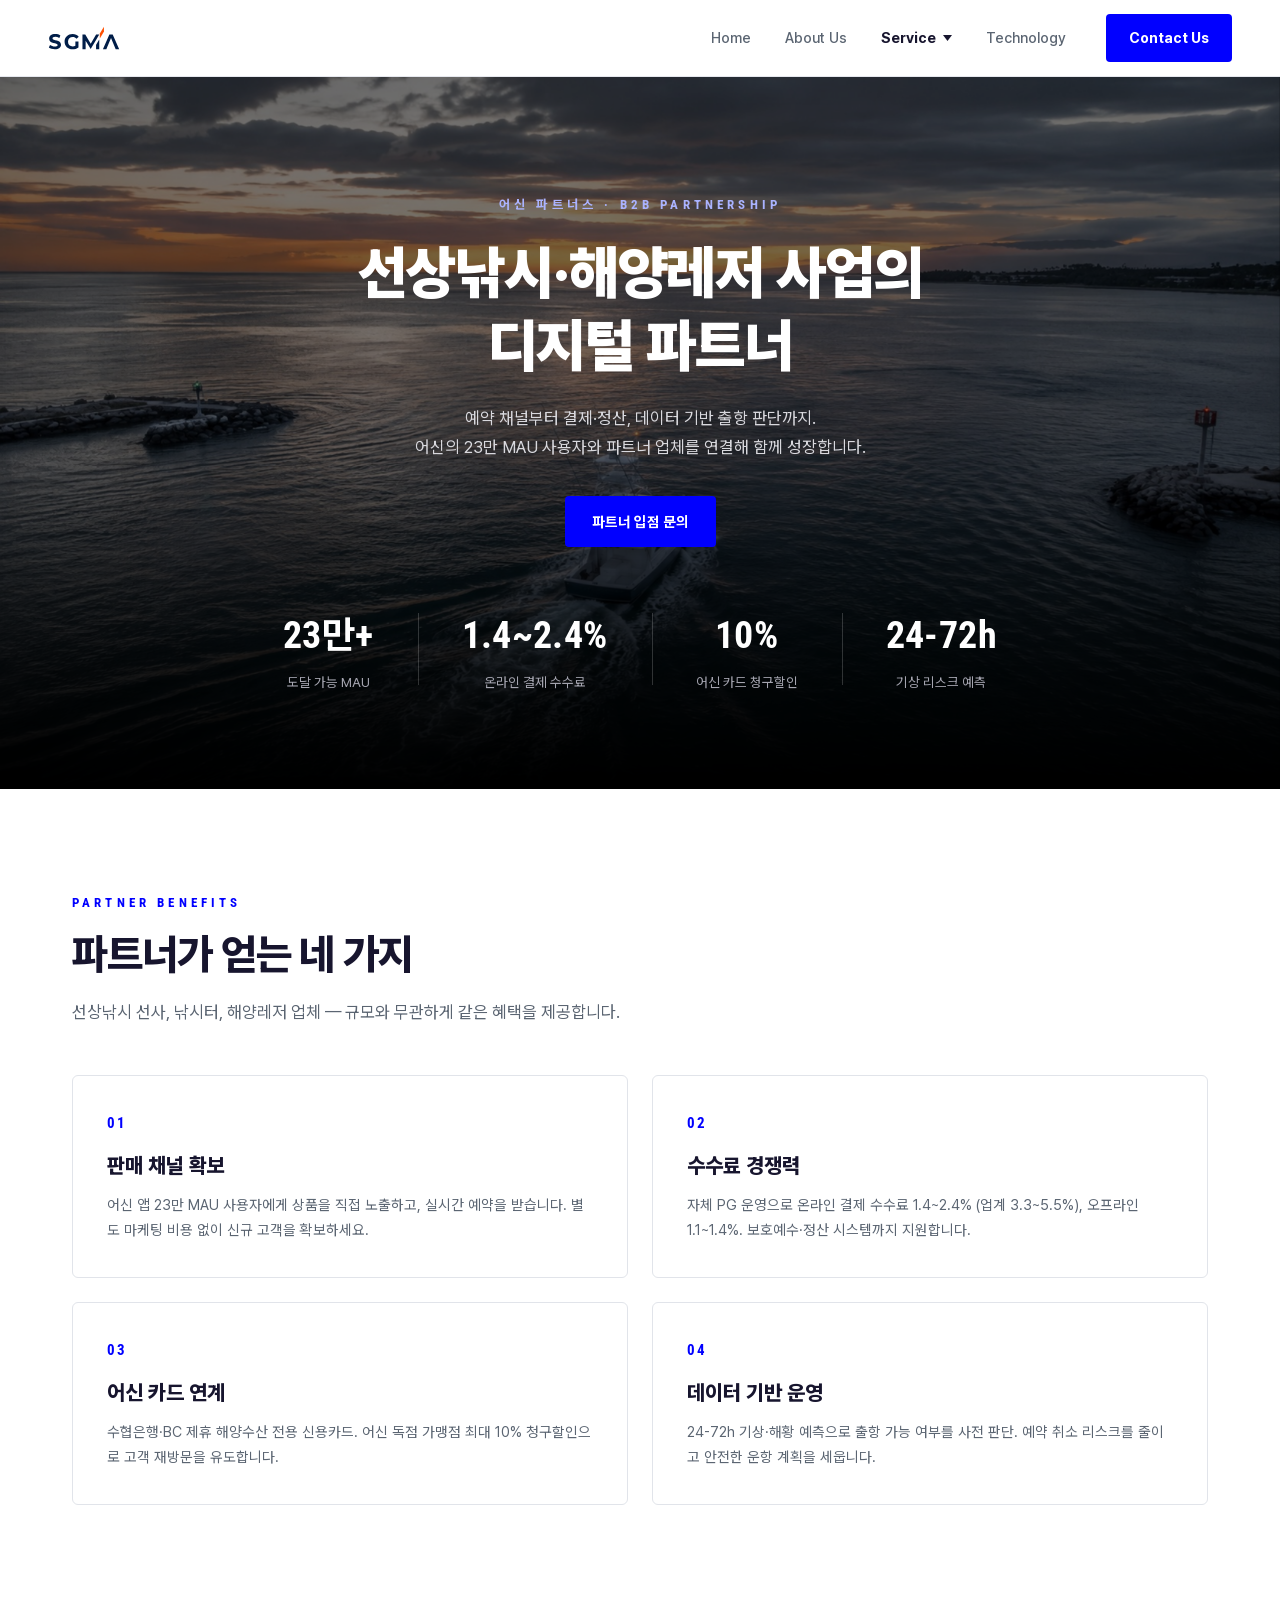
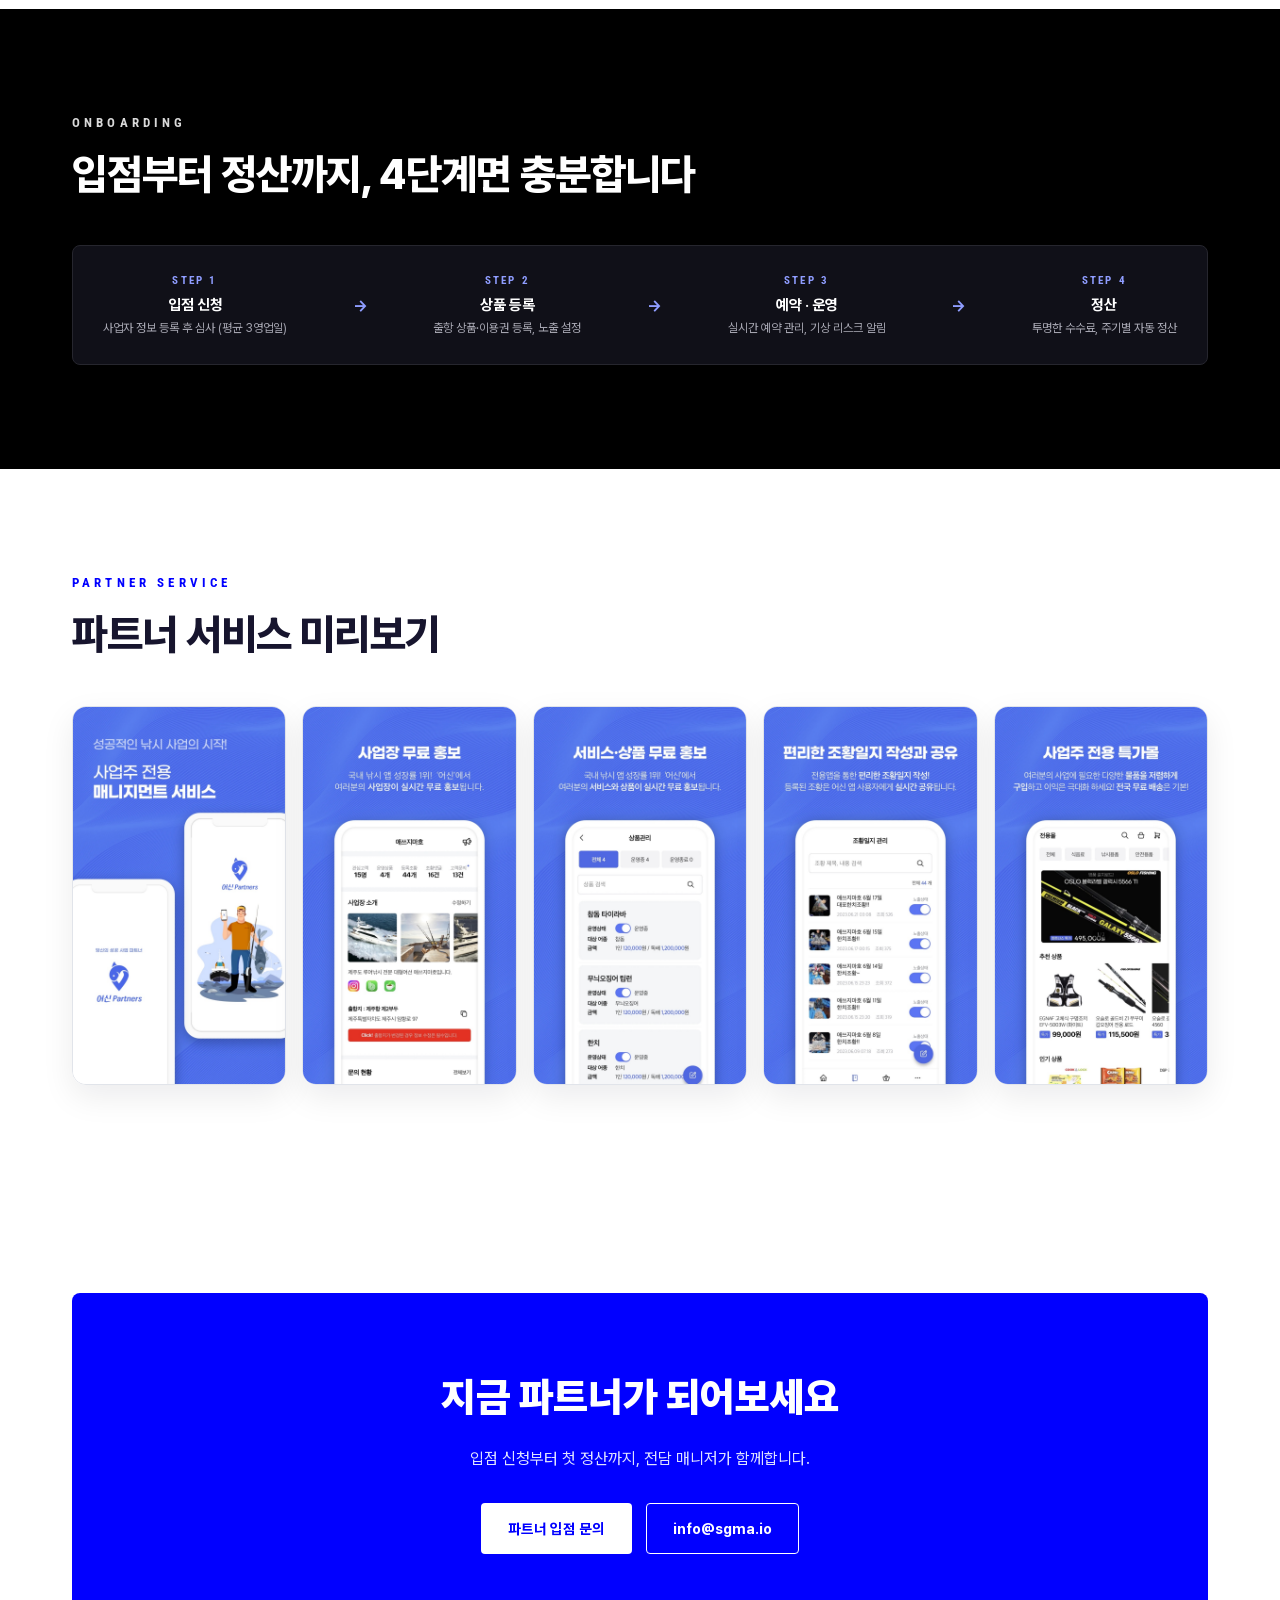
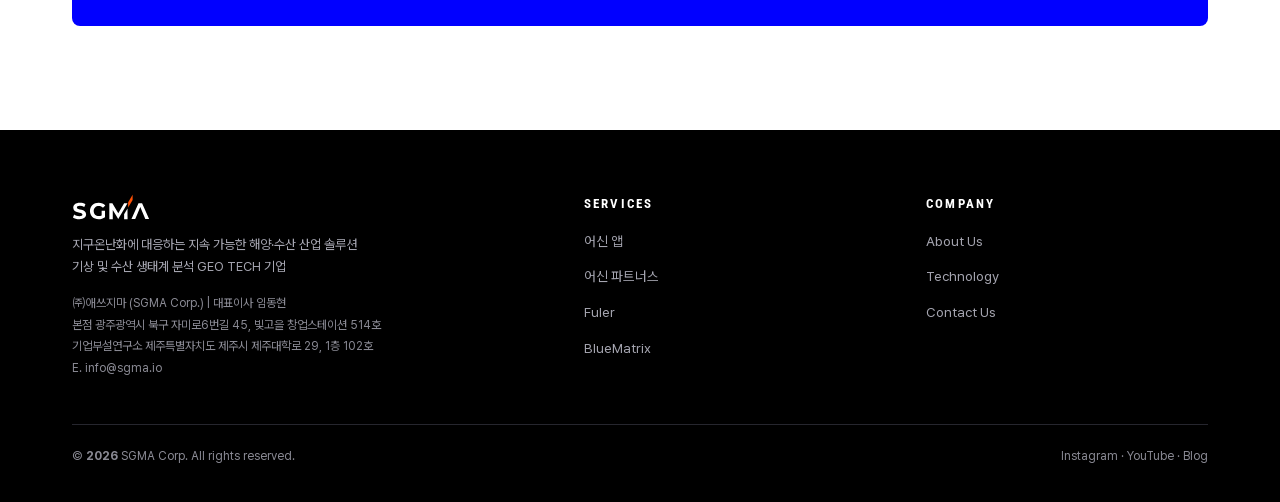
<file: partners.html>
<!DOCTYPE html>
<html lang="ko">
<head>
<meta charset="UTF-8">
<meta name="viewport" content="width=device-width, initial-scale=1.0">
<title>어신 파트너스 — 선상낚시·해양레저 제휴 플랫폼</title>
<meta name="description" content="예약 채널·결제·정산·데이터 기반 출항 판단까지, 파트너의 성장을 지원합니다">
<link rel="preconnect" href="https://fonts.googleapis.com">
<link href="https://fonts.googleapis.com/css2?family=Roboto+Condensed:wght@600;700&family=Roboto:wght@400;500;700&display=swap" rel="stylesheet">
<link rel="stylesheet" href="assets/css/style.css">
<link rel="canonical" href="https://sgma.io/partners.html">
<meta name="robots" content="index, follow, max-image-preview:large">
<meta name="keywords" content="어신 파트너스, 선상낚시 예약, 낚시터 제휴, 해양레저 플랫폼, PG 수수료">
<meta name="author" content="SGMA Corp.">
<meta name="theme-color" content="#142242">
<link rel="icon" type="image/svg+xml" href="assets/img/favicon.svg">
<link rel="apple-touch-icon" href="assets/img/apple-touch-icon.png">
<link rel="preload" as="image" href="assets/img/hero-partners.jpg">
<meta property="og:type" content="website">
<meta property="og:site_name" content="SGMA — Earth Intelligence">
<meta property="og:locale" content="ko_KR">
<meta property="og:title" content="SGMA - Earth Intelligence platform">
<meta property="og:description" content="지구의 데이터로 산업을 움직입니다.">
<meta property="og:url" content="https://sgma.io/partners.html">
<meta property="og:image" content="https://sgma.io/assets/img/hero-partners.jpg">
<meta property="og:image:width" content="1200">
<meta property="og:image:height" content="630">
<meta name="twitter:card" content="summary_large_image">
<meta name="twitter:title" content="SGMA - Earth Intelligence platform">
<meta name="twitter:description" content="지구의 데이터로 산업을 움직입니다.">
<meta name="twitter:image" content="https://sgma.io/assets/img/hero-partners.jpg">
<script type="application/ld+json">{"@context": "https://schema.org", "@type": "Service", "name": "어신 파트너스", "serviceType": "선상낚시·해양레저 업체 제휴 플랫폼", "description": "예약 채널, 결제 수수료 1.4~2.4%, 어신 카드 연계, 데이터 기반 출항 판단을 제공하는 B2B 제휴 플랫폼.", "provider": {"@id": "https://sgma.io/#org"}, "areaServed": "KR"}</script>
<script type="application/ld+json">{"@context": "https://schema.org", "@type": "BreadcrumbList", "itemListElement": [{"@type": "ListItem", "position": 1, "name": "Home", "item": "https://sgma.io/"}, {"@type": "ListItem", "position": 2, "name": "어신 파트너스", "item": "https://sgma.io/partners.html"}]}</script>
</head>
<body><header class="nav">
  <div class="nav__in">
    <a href="index.html" class="nav__logo"><img src="assets/img/logo.svg" alt="SGMA"></a>
    <button class="nav__burger" aria-label="menu"><span></span><span></span><span></span></button>
    <ul class="nav__menu">
      <li><a href="index.html">Home</a></li>
      <li><a href="about.html">About Us</a></li>
      <li class="dd"><a href="#" aria-haspopup="true" class="active">Service <svg class="caret" viewBox="0 0 9 6"><path d="M0 0l4.5 6L9 0z"/></svg></a>
        <div class="dd__panel">
          <a class="dd__item" href="yeosin.html"><b><i></i>어신 앱</b><span>B2C 해양 내비게이터 — 낚시 지수 · 입질확률 · 물때</span></a>
          <a class="dd__item" href="partners.html"><b><i></i>어신 파트너스</b><span>선상낚시 · 해양레저 업체 제휴 플랫폼</span></a>
          <a class="dd__item" href="fuler.html"><b><i></i>Fuler</b><span>글로벌 AI 어종 인식 · 어획 기록</span></a>
          <a class="dd__item" href="bluematrix.html"><b><i></i>BlueMatrix</b><span>B2B · B2G 기상 · 해양 데이터 플랫폼</span></a>
        </div>
      </li>
      <li><a href="technology.html">Technology</a></li>
      <li><a href="contact.html" class="btn btn--pri nav__cta">Contact Us</a></li>
    </ul>
  </div>
</header><section class="hero">
  <div class="hero__bg" style="background-image:url('assets/img/hero-partners.jpg')"></div>
  <div class="hero__dim"></div>
  <div class="hero__in">
    <div class="st eyebrow" style="color:#aab3ff">어신 파트너스 · B2B Partnership</div>
    <h1 class="st">선상낚시·해양레저 사업의<br>디지털 파트너</h1>
    <p class="st sub">예약 채널부터 결제·정산, 데이터 기반 출항 판단까지.<br>어신의 23만 MAU 사용자와 파트너 업체를 연결해 함께 성장합니다.</p>
    <div class="st hero__cta"><a href="contact.html" class="btn btn--pri">파트너 입점 문의</a></div>
    <div class="st stats"><div><b data-count="23" data-decimals="0" data-suffix="만+">23만+</b><span>도달 가능 MAU</span></div><div><b>1.4~2.4%</b><span>온라인 결제 수수료</span></div><div><b data-count="10" data-decimals="0" data-suffix="%">10%</b><span>어신 카드 청구할인</span></div><div><b>24-72h</b><span>기상 리스크 예측</span></div></div>
  </div>
</section>
<section class="sec" id="benefits"><div class="container">
  <div data-reveal><div class="eyebrow">Partner Benefits</div><h2 class="h2">파트너가 얻는 네 가지</h2><p class="sub">선상낚시 선사, 낚시터, 해양레저 업체 — 규모와 무관하게 같은 혜택을 제공합니다.</p></div>
  <div class="grid grid--2" data-stagger="0.1">
    <div class="card"><span class="num">01</span><h3>판매 채널 확보</h3><p>어신 앱 23만 MAU 사용자에게 상품을 직접 노출하고, 실시간 예약을 받습니다. 별도 마케팅 비용 없이 신규 고객을 확보하세요.</p></div>
    <div class="card"><span class="num">02</span><h3>수수료 경쟁력</h3><p>자체 PG 운영으로 온라인 결제 수수료 1.4~2.4% (업계 3.3~5.5%), 오프라인 1.1~1.4%. 보호예수·정산 시스템까지 지원합니다.</p></div>
    <div class="card"><span class="num">03</span><h3>어신 카드 연계</h3><p>수협은행·BC 제휴 해양수산 전용 신용카드. 어신 독점 가맹점 최대 10% 청구할인으로 고객 재방문을 유도합니다.</p></div>
    <div class="card"><span class="num">04</span><h3>데이터 기반 운영</h3><p>24-72h 기상·해황 예측으로 출항 가능 여부를 사전 판단. 예약 취소 리스크를 줄이고 안전한 운항 계획을 세웁니다.</p></div>
  </div>
</div></section>
<section class="sec sec--dark"><div class="container">
  <div data-reveal><div class="eyebrow">Onboarding</div><h2 class="h2">입점부터 정산까지, 4단계면 충분합니다</h2></div>
  <div class="pipe" data-seq data-reveal>
    <div class="pipe__step"><i>STEP 1</i><b>입점 신청</b><span>사업자 정보 등록 후 심사 (평균 3영업일)</span></div><span class="pipe__arrow">→</span>
    <div class="pipe__step"><i>STEP 2</i><b>상품 등록</b><span>출항 상품·이용권 등록, 노출 설정</span></div><span class="pipe__arrow">→</span>
    <div class="pipe__step"><i>STEP 3</i><b>예약 · 운영</b><span>실시간 예약 관리, 기상 리스크 알림</span></div><span class="pipe__arrow">→</span>
    <div class="pipe__step"><i>STEP 4</i><b>정산</b><span>투명한 수수료, 주기별 자동 정산</span></div>
  </div>
</div></section><section class="sec"><div class="container">
  <div data-reveal><div class="eyebrow">Partner Service</div><h2 class="h2">파트너 서비스 미리보기</h2></div>
  <div class="screens" data-stagger="0.08">
    <img loading="lazy" decoding="async" src="assets/img/partner-1.jpg" alt="어신 파트너스 화면 1">
    <img loading="lazy" decoding="async" src="assets/img/partner-2.jpg" alt="어신 파트너스 화면 2">
    <img loading="lazy" decoding="async" src="assets/img/partner-3.jpg" alt="어신 파트너스 화면 3">
    <img loading="lazy" decoding="async" src="assets/img/partner-4.jpg" alt="어신 파트너스 화면 4">
    <img loading="lazy" decoding="async" src="assets/img/partner-5.jpg" alt="어신 파트너스 화면 5">
  </div>
</div></section>
<section class="cta"><div class="container">
  <div class="cta__panel" data-reveal>
    <h2>지금 파트너가 되어보세요</h2><p>입점 신청부터 첫 정산까지, 전담 매니저가 함께합니다.</p>
    <div class="hero__cta"><a href="contact.html" class="btn btn--white">파트너 입점 문의</a><a href="mailto:info@sgma.io" class="btn btn--ghost">info@sgma.io</a></div>
  </div>
</div></section><footer class="footer">
  <div class="container">
    <div class="footer__cols">
      <div>
        <div class="footer__logo"><img src="assets/img/logo-white.svg" alt="SGMA"></div>
        <p>지구온난화에 대응하는 지속 가능한 해양·수산 산업 솔루션<br>기상 및 수산 생태계 분석 GEO TECH 기업</p>
        <small>㈜애쓰지마 (SGMA Corp.)  |  대표이사 임동현<br>본점  광주광역시 북구 자미로6번길 45, 빛고을 창업스테이션 514호<br>기업부설연구소  제주특별자치도 제주시 제주대학로 29, 1층 102호<br>E. <a href="mailto:info@sgma.io">info@sgma.io</a></small>
      </div>
      <div>
        <h5>Services</h5>
        <ul>
          <li><a href="yeosin.html">어신 앱</a></li>
          <li><a href="partners.html">어신 파트너스</a></li>
          <li><a href="fuler.html">Fuler</a></li>
          <li><a href="bluematrix.html">BlueMatrix</a></li>
        </ul>
      </div>
      <div>
        <h5>Company</h5>
        <ul>
          <li><a href="about.html">About Us</a></li>
          <li><a href="technology.html">Technology</a></li>
          <li><a href="contact.html">Contact Us</a></li>
        </ul>
      </div>
    </div>
    <div class="footer__bar">
      <span>© <b data-year>2026</b> SGMA Corp. All rights reserved.</span>
      <span>Instagram · YouTube · Blog</span>
    </div>
  </div>
</footer>
<script src="assets/js/main.js"></script></body></html>
</file>
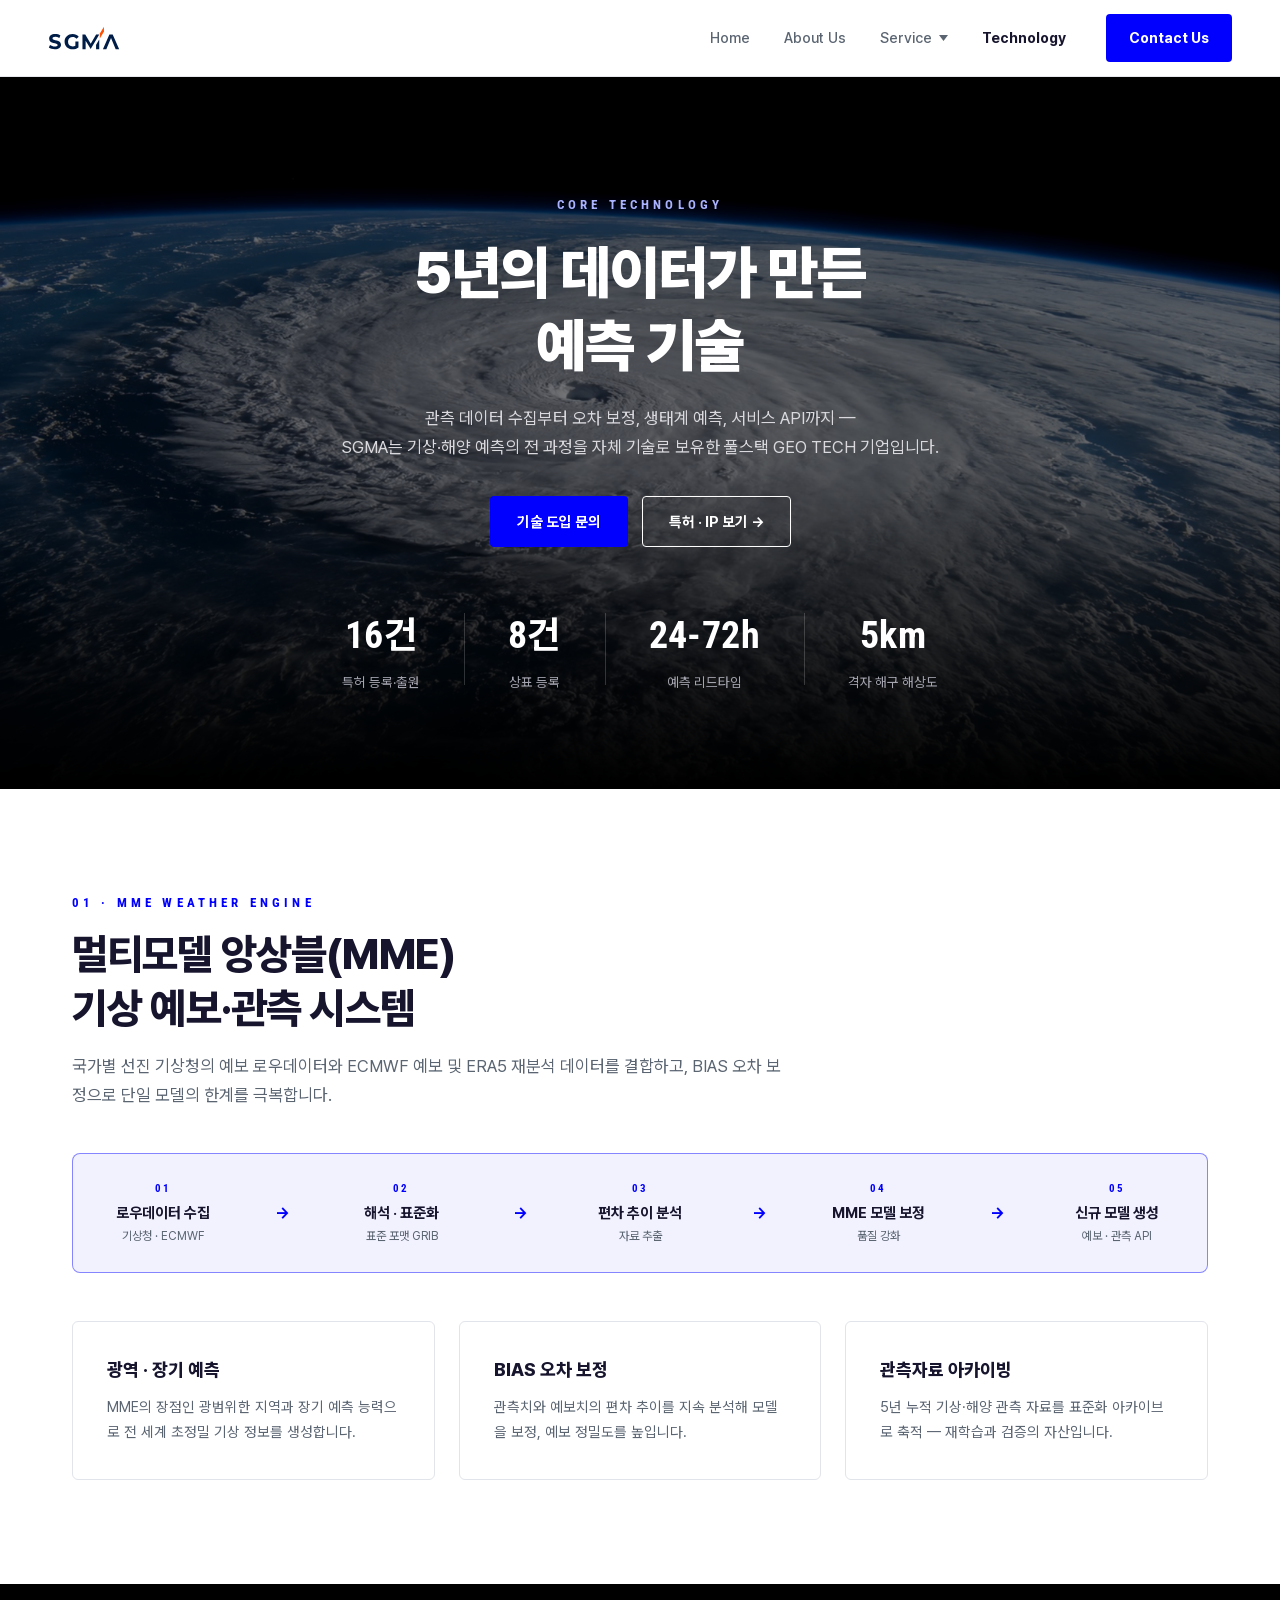
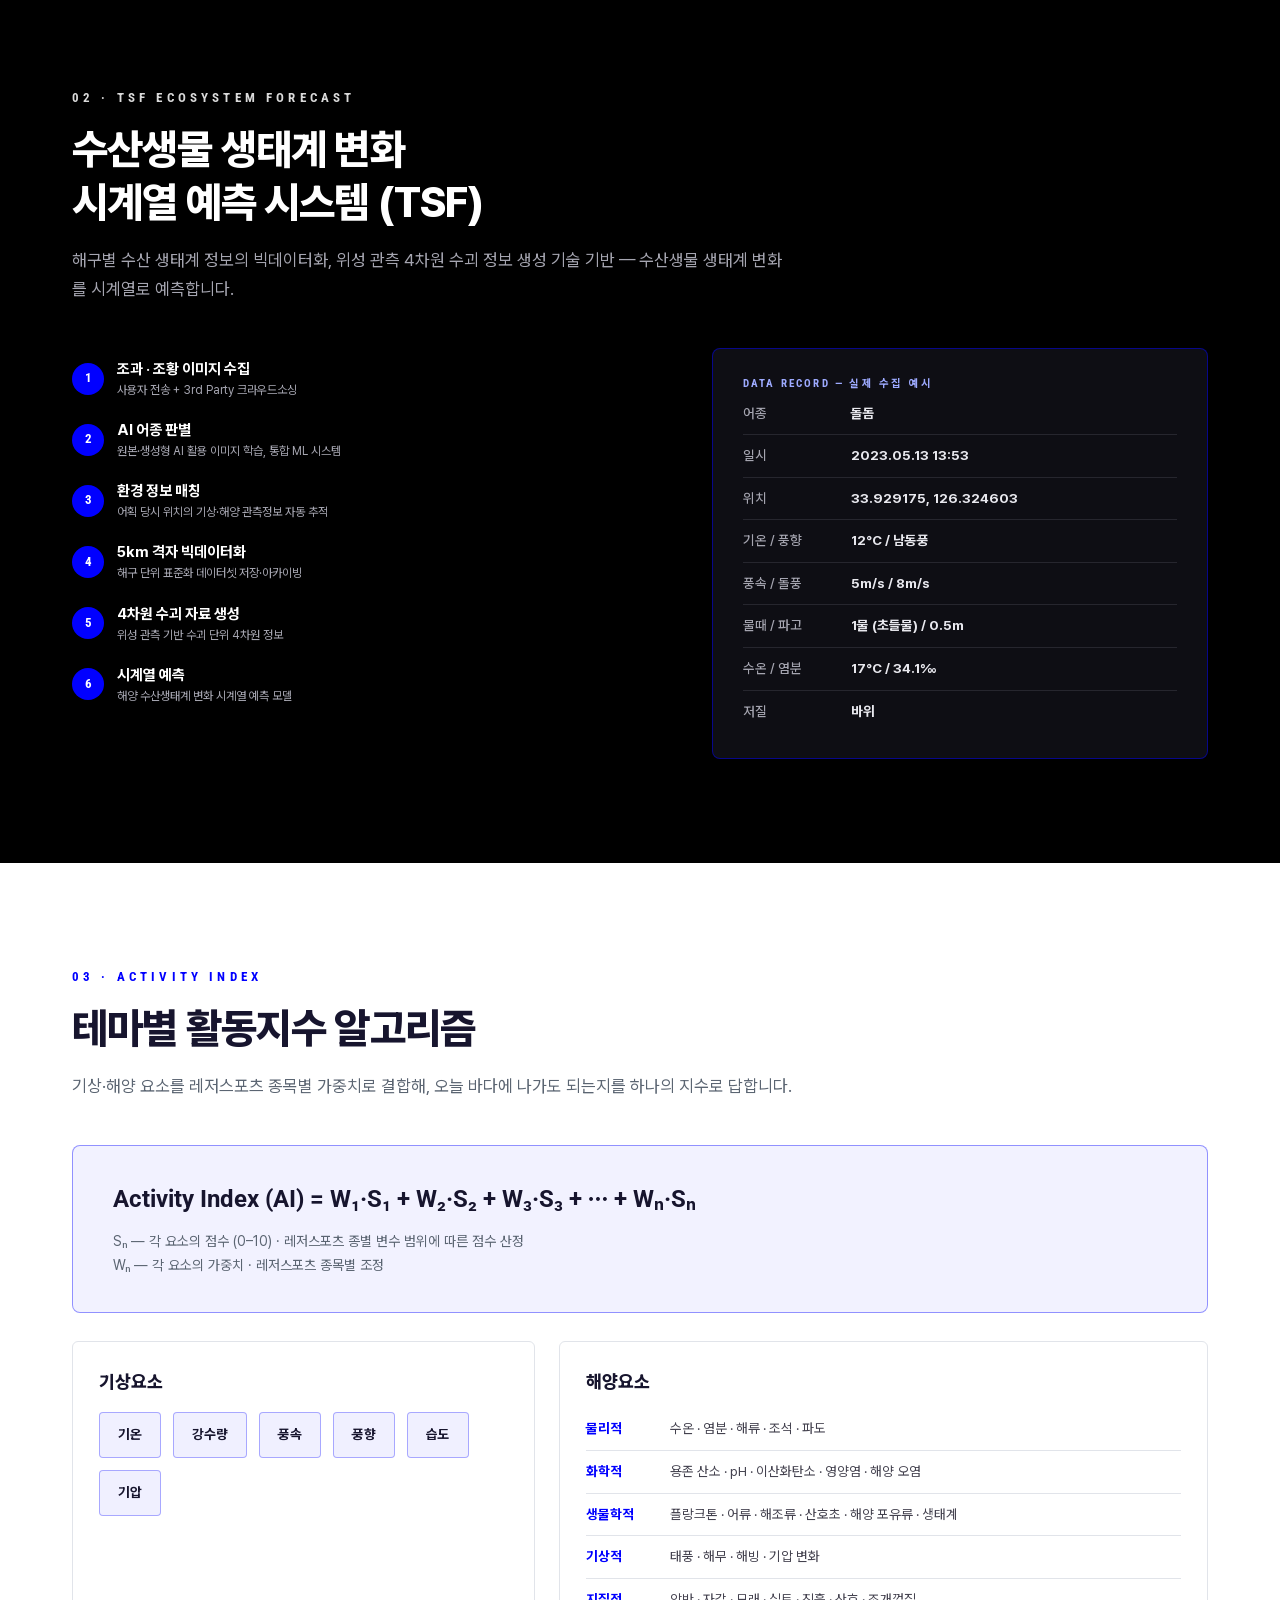
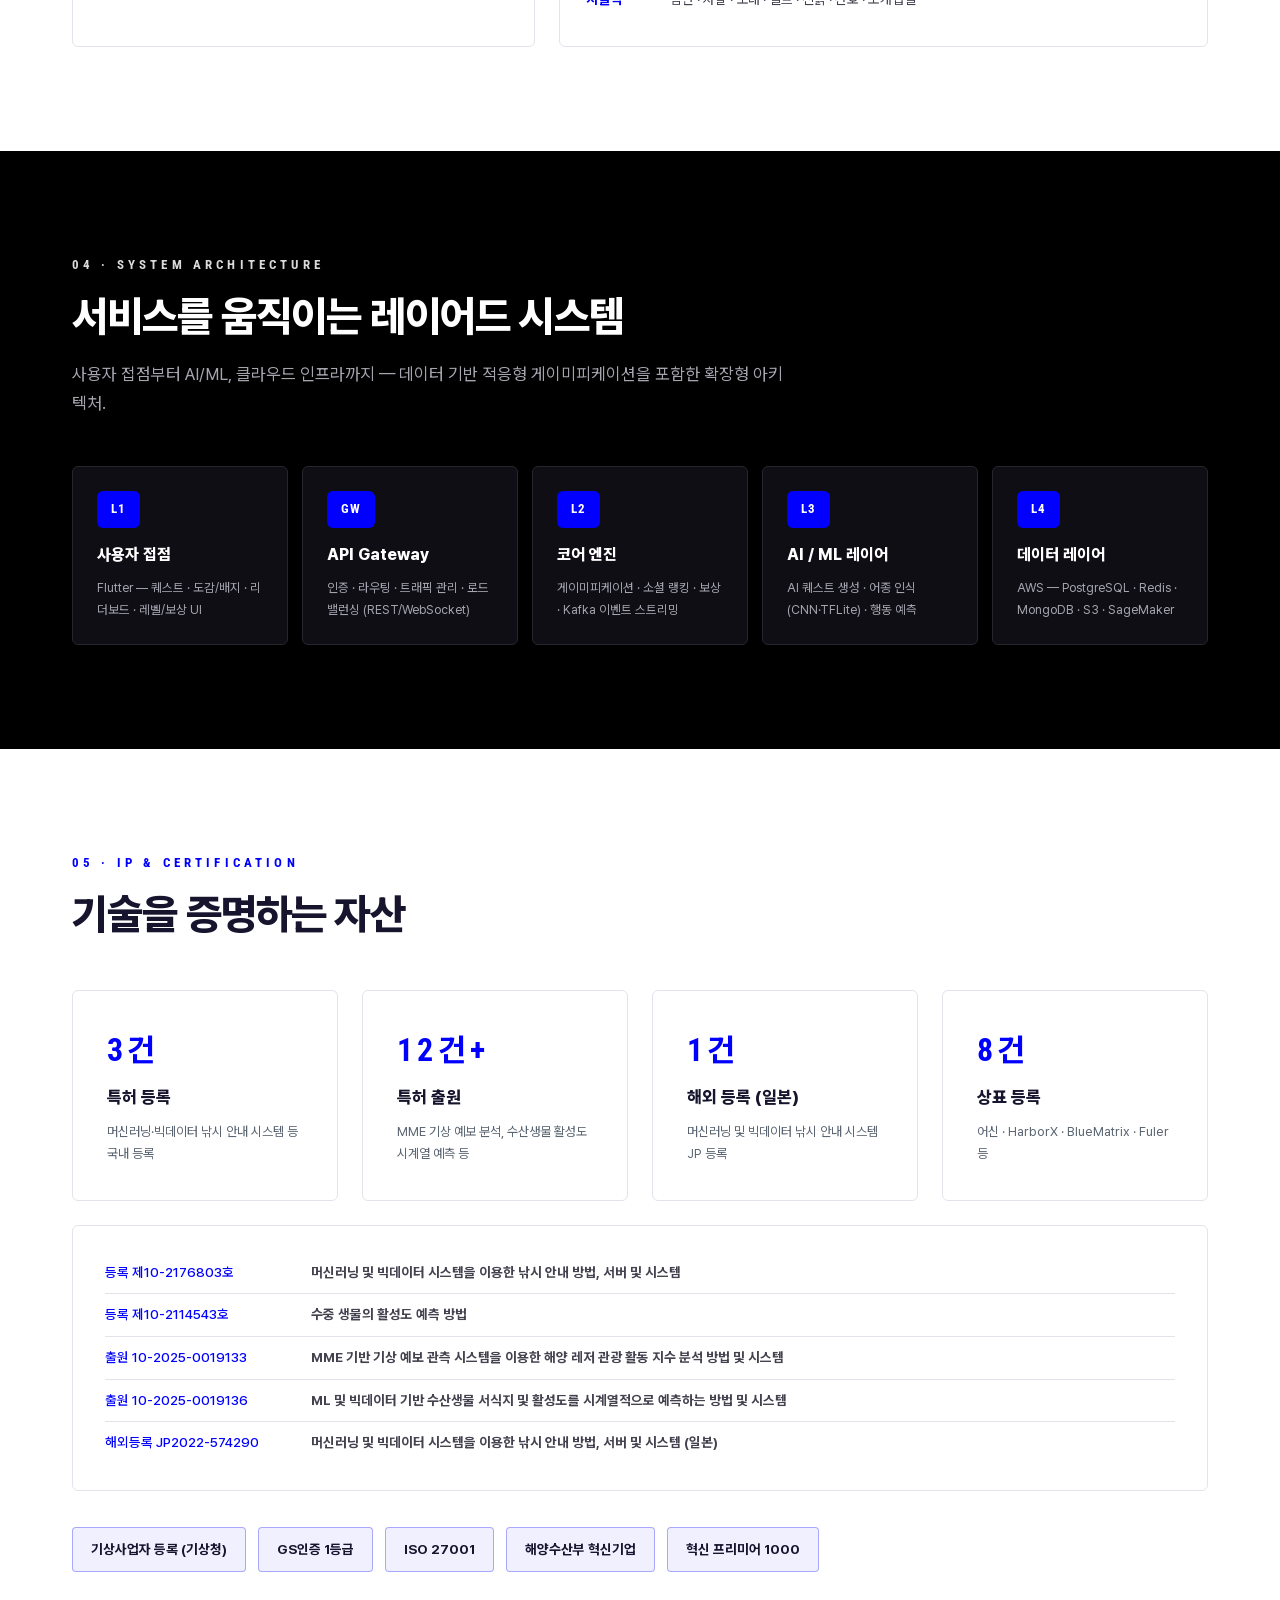
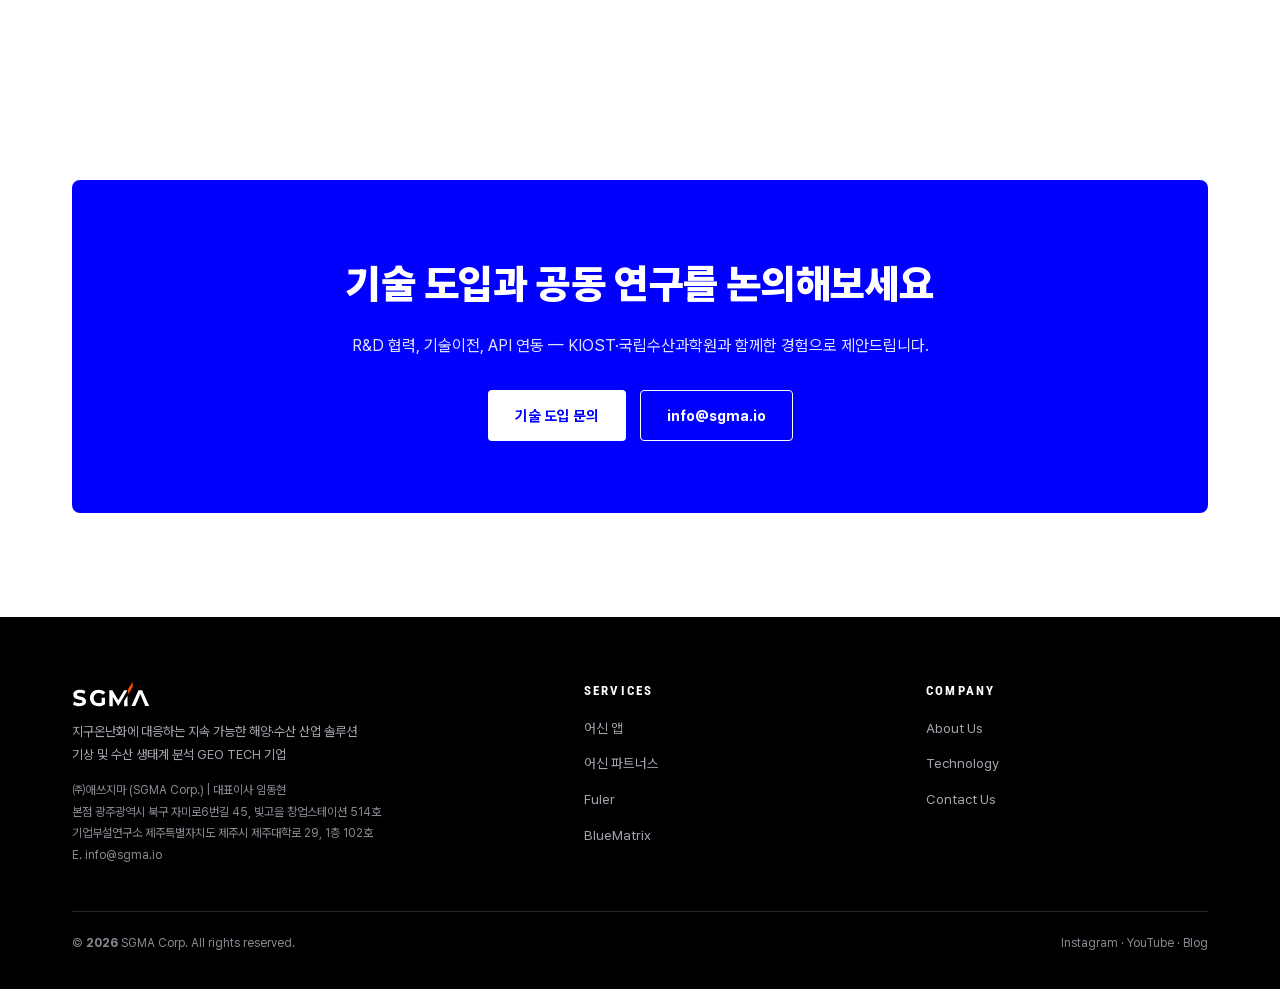
<file: technology.html>
<!DOCTYPE html>
<html lang="ko">
<head>
<meta charset="UTF-8">
<meta name="viewport" content="width=device-width, initial-scale=1.0">
<title>Technology — SGMA</title>
<meta name="description" content="MME·TSF·Activity Index — 관측부터 예측, 서비스 API까지 풀스택 예측 기술">
<link rel="preconnect" href="https://fonts.googleapis.com">
<link href="https://fonts.googleapis.com/css2?family=Roboto+Condensed:wght@600;700&family=Roboto:wght@400;500;700&display=swap" rel="stylesheet">
<link rel="stylesheet" href="assets/css/style.css">
<link rel="canonical" href="https://sgma.io/technology.html">
<meta name="robots" content="index, follow, max-image-preview:large">
<meta name="keywords" content="MME, 멀티모델 앙상블, BIAS 보정, TSF, 시계열 예측, Activity Index, 기상 예측 기술">
<meta name="author" content="SGMA Corp.">
<meta name="theme-color" content="#142242">
<link rel="icon" type="image/svg+xml" href="assets/img/favicon.svg">
<link rel="apple-touch-icon" href="assets/img/apple-touch-icon.png">
<link rel="preload" as="image" href="assets/img/hero-technology.jpg">
<meta property="og:type" content="website">
<meta property="og:site_name" content="SGMA — Earth Intelligence">
<meta property="og:locale" content="ko_KR">
<meta property="og:title" content="SGMA - Earth Intelligence platform">
<meta property="og:description" content="지구의 데이터로 산업을 움직입니다.">
<meta property="og:url" content="https://sgma.io/technology.html">
<meta property="og:image" content="https://sgma.io/assets/img/hero-technology.jpg">
<meta property="og:image:width" content="1200">
<meta property="og:image:height" content="630">
<meta name="twitter:card" content="summary_large_image">
<meta name="twitter:title" content="SGMA - Earth Intelligence platform">
<meta name="twitter:description" content="지구의 데이터로 산업을 움직입니다.">
<meta name="twitter:image" content="https://sgma.io/assets/img/hero-technology.jpg">
<script type="application/ld+json">{"@context": "https://schema.org", "@type": "WebPage", "name": "SGMA Technology", "url": "https://sgma.io/technology.html", "inLanguage": "ko", "about": ["MME 멀티모델 앙상블 기상 엔진", "TSF 수산생물 생태계 시계열 예측", "Activity Index 알고리즘"], "publisher": {"@id": "https://sgma.io/#org"}}</script>
<script type="application/ld+json">{"@context": "https://schema.org", "@type": "BreadcrumbList", "itemListElement": [{"@type": "ListItem", "position": 1, "name": "Home", "item": "https://sgma.io/"}, {"@type": "ListItem", "position": 2, "name": "Technology", "item": "https://sgma.io/technology.html"}]}</script>
</head>
<body><header class="nav">
  <div class="nav__in">
    <a href="index.html" class="nav__logo"><img src="assets/img/logo.svg" alt="SGMA"></a>
    <button class="nav__burger" aria-label="menu"><span></span><span></span><span></span></button>
    <ul class="nav__menu">
      <li><a href="index.html">Home</a></li>
      <li><a href="about.html">About Us</a></li>
      <li class="dd"><a href="#" aria-haspopup="true">Service <svg class="caret" viewBox="0 0 9 6"><path d="M0 0l4.5 6L9 0z"/></svg></a>
        <div class="dd__panel">
          <a class="dd__item" href="yeosin.html"><b><i></i>어신 앱</b><span>B2C 해양 내비게이터 — 낚시 지수 · 입질확률 · 물때</span></a>
          <a class="dd__item" href="partners.html"><b><i></i>어신 파트너스</b><span>선상낚시 · 해양레저 업체 제휴 플랫폼</span></a>
          <a class="dd__item" href="fuler.html"><b><i></i>Fuler</b><span>글로벌 AI 어종 인식 · 어획 기록</span></a>
          <a class="dd__item" href="bluematrix.html"><b><i></i>BlueMatrix</b><span>B2B · B2G 기상 · 해양 데이터 플랫폼</span></a>
        </div>
      </li>
      <li><a href="technology.html" class="active">Technology</a></li>
      <li><a href="contact.html" class="btn btn--pri nav__cta">Contact Us</a></li>
    </ul>
  </div>
</header><section class="hero">
  <div class="hero__bg" style="background-image:url('assets/img/hero-technology.jpg')"></div>
  <div class="hero__dim"></div>
  <div class="hero__in">
    <div class="st eyebrow" style="color:#aab3ff">Core Technology</div>
    <h1 class="st">5년의 데이터가 만든<br>예측 기술</h1>
    <p class="st sub">관측 데이터 수집부터 오차 보정, 생태계 예측, 서비스 API까지 —<br>SGMA는 기상·해양 예측의 전 과정을 자체 기술로 보유한 풀스택 GEO TECH 기업입니다.</p>
    <div class="st hero__cta"><a href="contact.html" class="btn btn--pri">기술 도입 문의</a><a href="#ip" class="btn btn--ghost">특허 · IP 보기 →</a></div>
    <div class="st stats"><div><b data-count="16" data-decimals="0" data-suffix="건">16건</b><span>특허 등록·출원</span></div><div><b data-count="8" data-decimals="0" data-suffix="건">8건</b><span>상표 등록</span></div><div><b>24-72h</b><span>예측 리드타임</span></div><div><b data-count="5" data-decimals="0" data-suffix="km">5km</b><span>격자 해구 해상도</span></div></div>
  </div>
</section>
<section class="sec"><div class="container">
  <div data-reveal><div class="eyebrow">01 · MME Weather Engine</div><h2 class="h2">멀티모델 앙상블(MME)<br>기상 예보·관측 시스템</h2><p class="sub">국가별 선진 기상청의 예보 로우데이터와 ECMWF 예보 및 ERA5 재분석 데이터를 결합하고, BIAS 오차 보정으로 단일 모델의 한계를 극복합니다.</p></div>
  <div class="pipe" data-seq data-reveal>
    <div class="pipe__step"><i>01</i><b>로우데이터 수집</b><span>기상청 · ECMWF</span></div><span class="pipe__arrow">→</span>
    <div class="pipe__step"><i>02</i><b>해석 · 표준화</b><span>표준 포맷 GRIB</span></div><span class="pipe__arrow">→</span>
    <div class="pipe__step"><i>03</i><b>편차 추이 분석</b><span>자료 추출</span></div><span class="pipe__arrow">→</span>
    <div class="pipe__step"><i>04</i><b>MME 모델 보정</b><span>품질 강화</span></div><span class="pipe__arrow">→</span>
    <div class="pipe__step"><i>05</i><b>신규 모델 생성</b><span>예보 · 관측 API</span></div>
  </div>
  <div class="grid grid--3" data-stagger="0.12">
    <div class="card"><h3 style="margin-top:0;font-size:18px">광역 · 장기 예측</h3><p>MME의 장점인 광범위한 지역과 장기 예측 능력으로 전 세계 초정밀 기상 정보를 생성합니다.</p></div>
    <div class="card"><h3 style="margin-top:0;font-size:18px">BIAS 오차 보정</h3><p>관측치와 예보치의 편차 추이를 지속 분석해 모델을 보정, 예보 정밀도를 높입니다.</p></div>
    <div class="card"><h3 style="margin-top:0;font-size:18px">관측자료 아카이빙</h3><p>5년 누적 기상·해양 관측 자료를 표준화 아카이브로 축적 — 재학습과 검증의 자산입니다.</p></div>
  </div>
</div></section>
<section class="sec sec--dark"><div class="container">
  <div data-reveal><div class="eyebrow">02 · TSF Ecosystem Forecast</div><h2 class="h2">수산생물 생태계 변화<br>시계열 예측 시스템 (TSF)</h2><p class="sub">해구별 수산 생태계 정보의 빅데이터화, 위성 관측 4차원 수괴 정보 생성 기술 기반 — 수산생물 생태계 변화를 시계열로 예측합니다.</p></div>
  <div style="display:grid;grid-template-columns:1.2fr 1fr;gap:44px;margin-top:44px" class="tsf-grid">
    <div data-stagger="0.1">
      <div class="dg__step"><span class="n">1</span><div><b>조과 · 조황 이미지 수집</b><span>사용자 전송 + 3rd Party 크라우드소싱</span></div></div>
      <div class="dg__step"><span class="n">2</span><div><b>AI 어종 판별</b><span>원본·생성형 AI 활용 이미지 학습, 통합 ML 시스템</span></div></div>
      <div class="dg__step"><span class="n">3</span><div><b>환경 정보 매칭</b><span>어획 당시 위치의 기상·해양 관측정보 자동 추적</span></div></div>
      <div class="dg__step"><span class="n">4</span><div><b>5km 격자 빅데이터화</b><span>해구 단위 표준화 데이터셋 저장·아카이빙</span></div></div>
      <div class="dg__step"><span class="n">5</span><div><b>4차원 수괴 자료 생성</b><span>위성 관측 기반 수괴 단위 4차원 정보</span></div></div>
      <div class="dg__step"><span class="n">6</span><div><b>시계열 예측</b><span>해양 수산생태계 변화 시계열 예측 모델</span></div></div>
    </div>
    <div class="record" data-reveal>
      <h5>DATA RECORD — 실제 수집 예시</h5>
      <div class="kv"><b>어종</b><span>돌돔</span></div>
      <div class="kv"><b>일시</b><span>2023.05.13 13:53</span></div>
      <div class="kv"><b>위치</b><span>33.929175, 126.324603</span></div>
      <div class="kv"><b>기온 / 풍향</b><span>12°C / 남동풍</span></div>
      <div class="kv"><b>풍속 / 돌풍</b><span>5m/s / 8m/s</span></div>
      <div class="kv"><b>물때 / 파고</b><span>1물 (초들물) / 0.5m</span></div>
      <div class="kv"><b>수온 / 염분</b><span>17°C / 34.1‰</span></div>
      <div class="kv"><b>저질</b><span>바위</span></div>
    </div>
  </div>
</div></section>
<section class="sec"><div class="container">
  <div data-reveal><div class="eyebrow">03 · Activity Index</div><h2 class="h2">테마별 활동지수 알고리즘</h2><p class="sub">기상·해양 요소를 레저스포츠 종목별 가중치로 결합해, 오늘 바다에 나가도 되는지를 하나의 지수로 답합니다.</p></div>
  <div class="formula" data-reveal>
    <div class="fx">Activity Index (AI) = W₁·S₁ + W₂·S₂ + W₃·S₃ + ⋯ + Wₙ·Sₙ</div>
    <p>Sₙ — 각 요소의 점수 (0–10) · 레저스포츠 종별 변수 범위에 따른 점수 산정<br>Wₙ — 각 요소의 가중치 · 레저스포츠 종목별 조정</p>
  </div>
  <div class="factors" data-stagger="0.12">
    <div class="fbox"><h4>기상요소</h4>
      <div class="chips" style="margin-top:16px"><span class="chip">기온</span><span class="chip">강수량</span><span class="chip">풍속</span><span class="chip">풍향</span><span class="chip">습도</span><span class="chip">기압</span></div>
    </div>
    <div class="fbox"><h4>해양요소</h4>
      <div class="frow"><b>물리적</b><span>수온 · 염분 · 해류 · 조석 · 파도</span></div>
      <div class="frow"><b>화학적</b><span>용존 산소 · pH · 이산화탄소 · 영양염 · 해양 오염</span></div>
      <div class="frow"><b>생물학적</b><span>플랑크톤 · 어류 · 해조류 · 산호초 · 해양 포유류 · 생태계</span></div>
      <div class="frow"><b>기상적</b><span>태풍 · 해무 · 해빙 · 기압 변화</span></div>
      <div class="frow"><b>지질적</b><span>암반 · 자갈 · 모래 · 실트 · 진흙 · 산호 · 조개껍질</span></div>
    </div>
  </div>
</div></section>
<section class="sec sec--dark"><div class="container">
  <div data-reveal><div class="eyebrow">04 · System Architecture</div><h2 class="h2">서비스를 움직이는 레이어드 시스템</h2><p class="sub">사용자 접점부터 AI/ML, 클라우드 인프라까지 — 데이터 기반 적응형 게이미피케이션을 포함한 확장형 아키텍처.</p></div>
  <div class="grid grid--5" data-stagger="0.1" style="gap:14px">
    <div class="card" style="padding:24px"><span class="badge">L1</span><h3 style="font-size:16px">사용자 접점</h3><p style="font-size:12.5px">Flutter — 퀘스트 · 도감/배지 · 리더보드 · 레벨/보상 UI</p></div>
    <div class="card" style="padding:24px"><span class="badge">GW</span><h3 style="font-size:16px">API Gateway</h3><p style="font-size:12.5px">인증 · 라우팅 · 트래픽 관리 · 로드밸런싱 (REST/WebSocket)</p></div>
    <div class="card" style="padding:24px"><span class="badge">L2</span><h3 style="font-size:16px">코어 엔진</h3><p style="font-size:12.5px">게이미피케이션 · 소셜 랭킹 · 보상 · Kafka 이벤트 스트리밍</p></div>
    <div class="card" style="padding:24px"><span class="badge">L3</span><h3 style="font-size:16px">AI / ML 레이어</h3><p style="font-size:12.5px">AI 퀘스트 생성 · 어종 인식(CNN·TFLite) · 행동 예측</p></div>
    <div class="card" style="padding:24px"><span class="badge">L4</span><h3 style="font-size:16px">데이터 레이어</h3><p style="font-size:12.5px">AWS — PostgreSQL · Redis · MongoDB · S3 · SageMaker</p></div>
  </div>
</div></section>
<section class="sec" id="ip"><div class="container">
  <div data-reveal><div class="eyebrow">05 · IP &amp; Certification</div><h2 class="h2">기술을 증명하는 자산</h2></div>
  <div class="grid grid--4" data-stagger="0.1">
    <div class="card"><b class="num" style="font-size:32px">3건</b><h3 style="font-size:17px;margin-top:8px">특허 등록</h3><p style="font-size:13px">머신러닝·빅데이터 낚시 안내 시스템 등 국내 등록</p></div>
    <div class="card"><b class="num" style="font-size:32px">12건+</b><h3 style="font-size:17px;margin-top:8px">특허 출원</h3><p style="font-size:13px">MME 기상 예보 분석, 수산생물 활성도 시계열 예측 등</p></div>
    <div class="card"><b class="num" style="font-size:32px">1건</b><h3 style="font-size:17px;margin-top:8px">해외 등록 (일본)</h3><p style="font-size:13px">머신러닝 및 빅데이터 낚시 안내 시스템 JP 등록</p></div>
    <div class="card"><b class="num" style="font-size:32px">8건</b><h3 style="font-size:17px;margin-top:8px">상표 등록</h3><p style="font-size:13px">어신 · HarborX · BlueMatrix · Fuler 등</p></div>
  </div>
  <div class="card" style="margin-top:24px;padding:14px 32px" data-reveal>
    <div class="record" style="border:0;background:none;padding:12px 0">
      <div class="kv" style="border-color:var(--line)"><b style="color:var(--acc);min-width:190px">등록 제10-2176803호</b><span style="color:var(--ink2)">머신러닝 및 빅데이터 시스템을 이용한 낚시 안내 방법, 서버 및 시스템</span></div>
      <div class="kv" style="border-color:var(--line)"><b style="color:var(--acc);min-width:190px">등록 제10-2114543호</b><span style="color:var(--ink2)">수중 생물의 활성도 예측 방법</span></div>
      <div class="kv" style="border-color:var(--line)"><b style="color:var(--acc);min-width:190px">출원 10-2025-0019133</b><span style="color:var(--ink2)">MME 기반 기상 예보 관측 시스템을 이용한 해양 레저 관광 활동 지수 분석 방법 및 시스템</span></div>
      <div class="kv" style="border-color:var(--line)"><b style="color:var(--acc);min-width:190px">출원 10-2025-0019136</b><span style="color:var(--ink2)">ML 및 빅데이터 기반 수산생물 서식지 및 활성도를 시계열적으로 예측하는 방법 및 시스템</span></div>
      <div class="kv" style="border-color:var(--line)"><b style="color:var(--acc);min-width:190px">해외등록 JP2022-574290</b><span style="color:var(--ink2)">머신러닝 및 빅데이터 시스템을 이용한 낚시 안내 방법, 서버 및 시스템 (일본)</span></div>
    </div>
  </div>
  <div class="chips" data-stagger="0.06">
    <span class="chip">기상사업자 등록 (기상청)</span><span class="chip">GS인증 1등급</span><span class="chip">ISO 27001</span><span class="chip">해양수산부 혁신기업</span><span class="chip">혁신 프리미어 1000</span>
  </div>
</div></section><section class="cta"><div class="container">
  <div class="cta__panel" data-reveal>
    <h2>기술 도입과 공동 연구를 논의해보세요</h2><p>R&amp;D 협력, 기술이전, API 연동 — KIOST·국립수산과학원과 함께한 경험으로 제안드립니다.</p>
    <div class="hero__cta"><a href="contact.html" class="btn btn--white">기술 도입 문의</a><a href="mailto:info@sgma.io" class="btn btn--ghost">info@sgma.io</a></div>
  </div>
</div></section><footer class="footer">
  <div class="container">
    <div class="footer__cols">
      <div>
        <div class="footer__logo"><img src="assets/img/logo-white.svg" alt="SGMA"></div>
        <p>지구온난화에 대응하는 지속 가능한 해양·수산 산업 솔루션<br>기상 및 수산 생태계 분석 GEO TECH 기업</p>
        <small>㈜애쓰지마 (SGMA Corp.)  |  대표이사 임동현<br>본점  광주광역시 북구 자미로6번길 45, 빛고을 창업스테이션 514호<br>기업부설연구소  제주특별자치도 제주시 제주대학로 29, 1층 102호<br>E. <a href="mailto:info@sgma.io">info@sgma.io</a></small>
      </div>
      <div>
        <h5>Services</h5>
        <ul>
          <li><a href="yeosin.html">어신 앱</a></li>
          <li><a href="partners.html">어신 파트너스</a></li>
          <li><a href="fuler.html">Fuler</a></li>
          <li><a href="bluematrix.html">BlueMatrix</a></li>
        </ul>
      </div>
      <div>
        <h5>Company</h5>
        <ul>
          <li><a href="about.html">About Us</a></li>
          <li><a href="technology.html">Technology</a></li>
          <li><a href="contact.html">Contact Us</a></li>
        </ul>
      </div>
    </div>
    <div class="footer__bar">
      <span>© <b data-year>2026</b> SGMA Corp. All rights reserved.</span>
      <span>Instagram · YouTube · Blog</span>
    </div>
  </div>
</footer>
<script src="assets/js/main.js"></script></body></html>
</file>
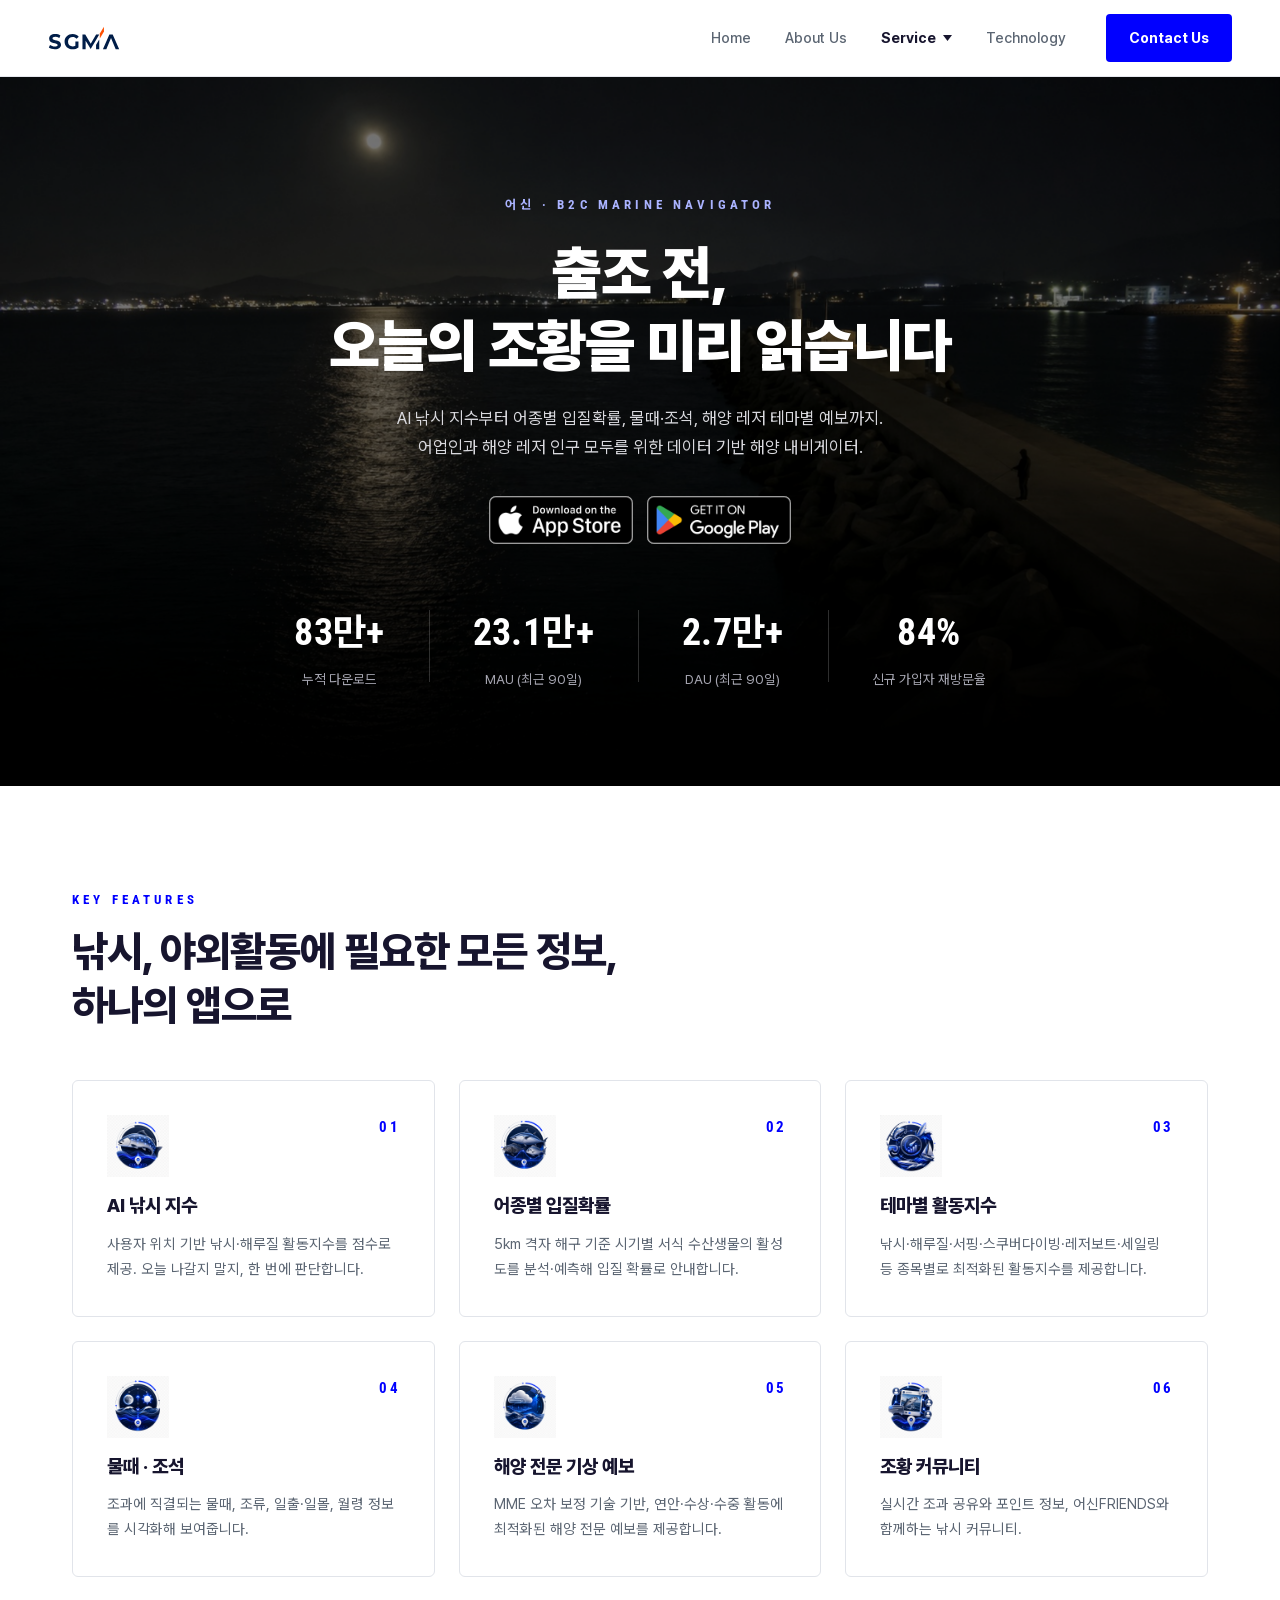
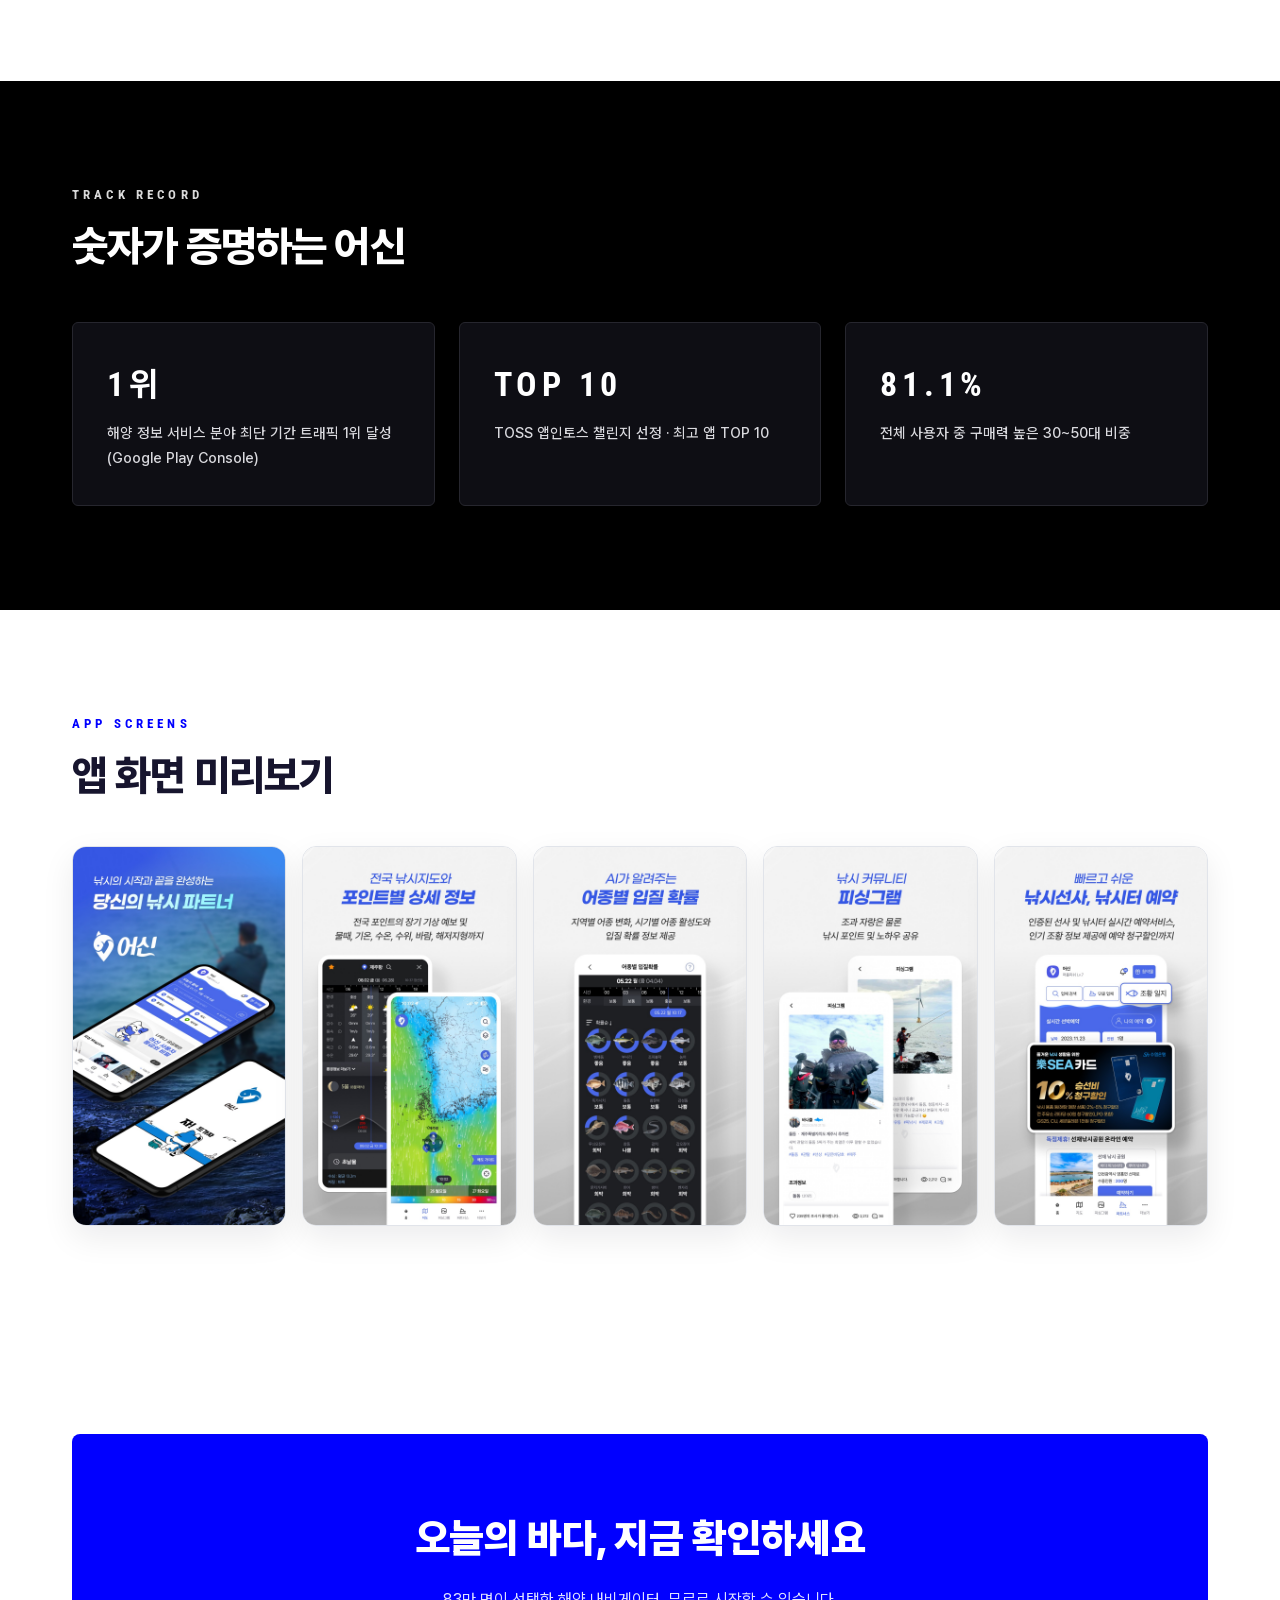
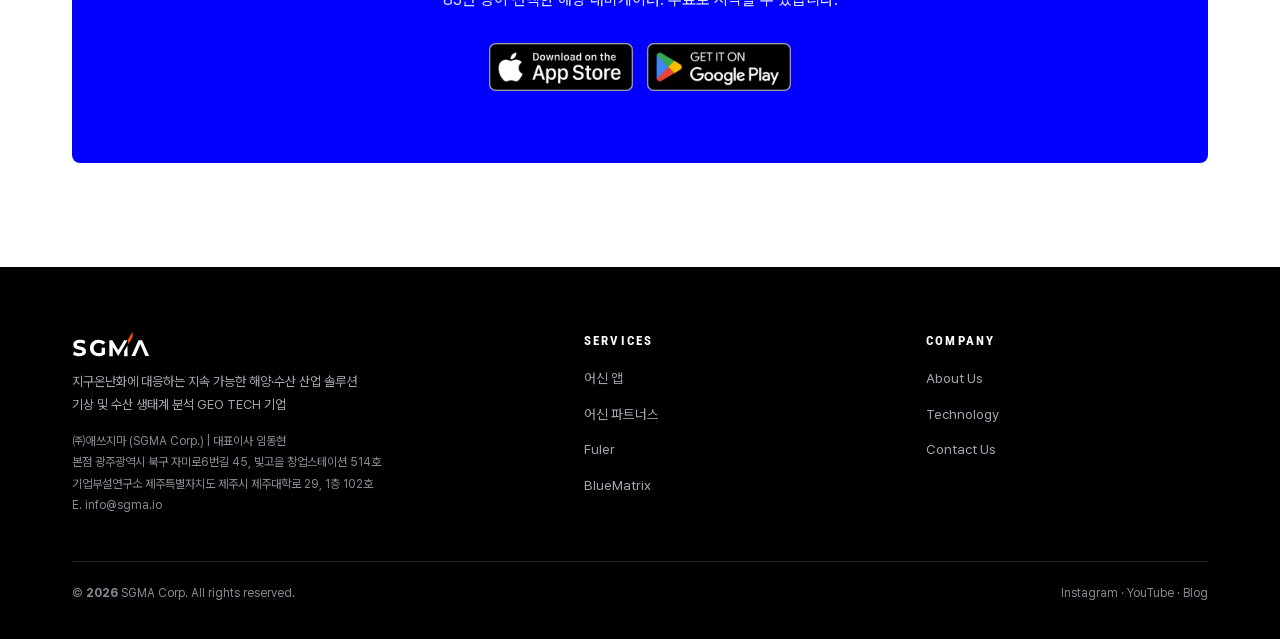
<file: yeosin.html>
<!DOCTYPE html>
<html lang="ko">
<head>
<meta charset="UTF-8">
<meta name="viewport" content="width=device-width, initial-scale=1.0">
<title>어신 — AI 낚시 지수 · 해양 레저 내비게이터</title>
<meta name="description" content="출조 전 5분, 바다를 미리 읽습니다. 누적 다운로드 83만의 국내 대표 해양 정보 앱">
<link rel="preconnect" href="https://fonts.googleapis.com">
<link href="https://fonts.googleapis.com/css2?family=Roboto+Condensed:wght@600;700&family=Roboto:wght@400;500;700&display=swap" rel="stylesheet">
<link rel="stylesheet" href="assets/css/style.css">
<link rel="canonical" href="https://sgma.io/yeosin.html">
<meta name="robots" content="index, follow, max-image-preview:large">
<meta name="keywords" content="어신, 낚시 앱, 낚시 지수, 입질확률, 물때, 조석, 해양 날씨, 낚시 날씨">
<meta name="author" content="SGMA Corp.">
<meta name="theme-color" content="#142242">
<link rel="icon" type="image/svg+xml" href="assets/img/favicon.svg">
<link rel="apple-touch-icon" href="assets/img/apple-touch-icon.png">
<link rel="preload" as="image" href="assets/img/hero-yeosin.jpg">
<meta property="og:type" content="website">
<meta property="og:site_name" content="SGMA — Earth Intelligence">
<meta property="og:locale" content="ko_KR">
<meta property="og:title" content="SGMA - Earth Intelligence platform">
<meta property="og:description" content="지구의 데이터로 산업을 움직입니다.">
<meta property="og:url" content="https://sgma.io/yeosin.html">
<meta property="og:image" content="https://sgma.io/assets/img/hero-yeosin.jpg">
<meta property="og:image:width" content="1200">
<meta property="og:image:height" content="630">
<meta name="twitter:card" content="summary_large_image">
<meta name="twitter:title" content="SGMA - Earth Intelligence platform">
<meta name="twitter:description" content="지구의 데이터로 산업을 움직입니다.">
<meta name="twitter:image" content="https://sgma.io/assets/img/hero-yeosin.jpg">
<script type="application/ld+json">{"@context": "https://schema.org", "@type": "MobileApplication", "name": "어신", "operatingSystem": "iOS, Android", "applicationCategory": "WeatherApplication", "description": "AI 낚시 지수·어종별 입질확률·물때·해양 레저 테마별 예보를 제공하는 데이터 기반 해양 내비게이터. 누적 다운로드 83만.", "publisher": {"@id": "https://sgma.io/#org"}, "offers": {"@type": "Offer", "price": "0", "priceCurrency": "KRW"}}</script>
<script type="application/ld+json">{"@context": "https://schema.org", "@type": "BreadcrumbList", "itemListElement": [{"@type": "ListItem", "position": 1, "name": "Home", "item": "https://sgma.io/"}, {"@type": "ListItem", "position": 2, "name": "어신 앱", "item": "https://sgma.io/yeosin.html"}]}</script>
</head>
<body><header class="nav">
  <div class="nav__in">
    <a href="index.html" class="nav__logo"><img src="assets/img/logo.svg" alt="SGMA"></a>
    <button class="nav__burger" aria-label="menu"><span></span><span></span><span></span></button>
    <ul class="nav__menu">
      <li><a href="index.html">Home</a></li>
      <li><a href="about.html">About Us</a></li>
      <li class="dd"><a href="#" aria-haspopup="true" class="active">Service <svg class="caret" viewBox="0 0 9 6"><path d="M0 0l4.5 6L9 0z"/></svg></a>
        <div class="dd__panel">
          <a class="dd__item" href="yeosin.html"><b><i></i>어신 앱</b><span>B2C 해양 내비게이터 — 낚시 지수 · 입질확률 · 물때</span></a>
          <a class="dd__item" href="partners.html"><b><i></i>어신 파트너스</b><span>선상낚시 · 해양레저 업체 제휴 플랫폼</span></a>
          <a class="dd__item" href="fuler.html"><b><i></i>Fuler</b><span>글로벌 AI 어종 인식 · 어획 기록</span></a>
          <a class="dd__item" href="bluematrix.html"><b><i></i>BlueMatrix</b><span>B2B · B2G 기상 · 해양 데이터 플랫폼</span></a>
        </div>
      </li>
      <li><a href="technology.html">Technology</a></li>
      <li><a href="contact.html" class="btn btn--pri nav__cta">Contact Us</a></li>
    </ul>
  </div>
</header><section class="hero">
  <div class="hero__bg" style="background-image:url('assets/img/hero-yeosin.jpg')"></div>
  <div class="hero__dim"></div>
  <div class="hero__in">
    <div class="st eyebrow" style="color:#aab3ff">어신 · B2C Marine Navigator</div>
    <h1 class="st">출조 전,<br>오늘의 조황을 미리 읽습니다</h1>
    <p class="st sub">AI 낚시 지수부터 어종별 입질확률, 물때·조석, 해양 레저 테마별 예보까지.<br>어업인과 해양 레저 인구 모두를 위한 데이터 기반 해양 내비게이터.</p>
    <div class="st hero__cta"><a href="#" class="storebadge"><img src="assets/img/badge-appstore.png" alt="Download on the App Store"></a><a href="#" class="storebadge"><img src="assets/img/badge-googleplay.png" alt="Get it on Google Play"></a></div>
    <div class="st stats"><div><b data-count="83" data-decimals="0" data-suffix="만+">83만+</b><span>누적 다운로드</span></div><div><b data-count="23.1" data-decimals="1" data-suffix="만+">23.1만+</b><span>MAU (최근 90일)</span></div><div><b data-count="2.7" data-decimals="1" data-suffix="만+">2.7만+</b><span>DAU (최근 90일)</span></div><div><b data-count="84" data-decimals="0" data-suffix="%">84%</b><span>신규 가입자 재방문율</span></div></div>
  </div>
</section>
<section class="sec" id="features"><div class="container">
  <div data-reveal><div class="eyebrow">Key Features</div><h2 class="h2">낚시, 야외활동에 필요한 모든 정보,<br>하나의 앱으로</h2></div>
  <div class="grid grid--3" data-stagger="0.09">
    <div class="card"><div class="card__top"><img class="card__icon" loading="lazy" decoding="async" src="assets/img/icon-index.png" alt=""><span class="num">01</span></div><h3 style="font-size:19px">AI 낚시 지수</h3><p>사용자 위치 기반 낚시·해루질 활동지수를 점수로 제공. 오늘 나갈지 말지, 한 번에 판단합니다.</p></div>
    <div class="card"><div class="card__top"><img class="card__icon" loading="lazy" decoding="async" src="assets/img/icon-bite.png" alt=""><span class="num">02</span></div><h3 style="font-size:19px">어종별 입질확률</h3><p>5km 격자 해구 기준 시기별 서식 수산생물의 활성도를 분석·예측해 입질 확률로 안내합니다.</p></div>
    <div class="card"><div class="card__top"><img class="card__icon" loading="lazy" decoding="async" src="assets/img/icon-activity.png" alt=""><span class="num">03</span></div><h3 style="font-size:19px">테마별 활동지수</h3><p>낚시·해루질·서핑·스쿠버다이빙·레저보트·세일링 등 종목별로 최적화된 활동지수를 제공합니다.</p></div>
    <div class="card"><div class="card__top"><img class="card__icon" loading="lazy" decoding="async" src="assets/img/icon-tide.png" alt=""><span class="num">04</span></div><h3 style="font-size:19px">물때 · 조석</h3><p>조과에 직결되는 물때, 조류, 일출·일몰, 월령 정보를 시각화해 보여줍니다.</p></div>
    <div class="card"><div class="card__top"><img class="card__icon" loading="lazy" decoding="async" src="assets/img/icon-forecast.png" alt=""><span class="num">05</span></div><h3 style="font-size:19px">해양 전문 기상 예보</h3><p>MME 오차 보정 기술 기반, 연안·수상·수중 활동에 최적화된 해양 전문 예보를 제공합니다.</p></div>
    <div class="card"><div class="card__top"><img class="card__icon" loading="lazy" decoding="async" src="assets/img/icon-community.png" alt=""><span class="num">06</span></div><h3 style="font-size:19px">조황 커뮤니티</h3><p>실시간 조과 공유와 포인트 정보, 어신FRIENDS와 함께하는 낚시 커뮤니티.</p></div>
  </div>
</div></section>
<section class="sec sec--dark"><div class="container">
  <div data-reveal><div class="eyebrow">Track Record</div><h2 class="h2">숫자가 증명하는 어신</h2></div>
  <div class="grid grid--3" data-stagger="0.12">
    <div class="card"><b class="num" style="font-size:34px">1위</b><p style="margin-top:10px;color:#d9d9de;font-weight:500">해양 정보 서비스 분야 최단 기간 트래픽 1위 달성 (Google Play Console)</p></div>
    <div class="card"><b class="num" style="font-size:34px">TOP 10</b><p style="margin-top:10px;color:#d9d9de;font-weight:500">TOSS 앱인토스 챌린지 선정 · 최고 앱 TOP 10</p></div>
    <div class="card"><b class="num" style="font-size:34px">81.1%</b><p style="margin-top:10px;color:#d9d9de;font-weight:500">전체 사용자 중 구매력 높은 30~50대 비중</p></div>
  </div>
</div></section>
<section class="sec"><div class="container">
  <div data-reveal><div class="eyebrow">App Screens</div><h2 class="h2">앱 화면 미리보기</h2></div>
  <div class="screens" data-stagger="0.08">
    <img loading="lazy" decoding="async" src="assets/img/yeosin-1.jpg" alt="어신 — 당신의 낚시 파트너">
    <img loading="lazy" decoding="async" src="assets/img/yeosin-2.jpg" alt="전국 낚시지도와 포인트별 상세 정보">
    <img loading="lazy" decoding="async" src="assets/img/yeosin-3.jpg" alt="AI가 알려주는 어종별 입질 확률">
    <img loading="lazy" decoding="async" src="assets/img/yeosin-4.jpg" alt="낚시 커뮤니티 피싱그램">
    <img loading="lazy" decoding="async" src="assets/img/yeosin-5.jpg" alt="낚시선사, 낚시터 실시간 예약">
  </div>
</div></section><section class="cta"><div class="container">
  <div class="cta__panel" data-reveal>
    <h2>오늘의 바다, 지금 확인하세요</h2><p>83만 명이 선택한 해양 내비게이터. 무료로 시작할 수 있습니다.</p>
    <div class="hero__cta"><a href="#" class="storebadge"><img src="assets/img/badge-appstore.png" alt="Download on the App Store"></a><a href="#" class="storebadge"><img src="assets/img/badge-googleplay.png" alt="Get it on Google Play"></a></div>
  </div>
</div></section><footer class="footer">
  <div class="container">
    <div class="footer__cols">
      <div>
        <div class="footer__logo"><img src="assets/img/logo-white.svg" alt="SGMA"></div>
        <p>지구온난화에 대응하는 지속 가능한 해양·수산 산업 솔루션<br>기상 및 수산 생태계 분석 GEO TECH 기업</p>
        <small>㈜애쓰지마 (SGMA Corp.)  |  대표이사 임동현<br>본점  광주광역시 북구 자미로6번길 45, 빛고을 창업스테이션 514호<br>기업부설연구소  제주특별자치도 제주시 제주대학로 29, 1층 102호<br>E. <a href="mailto:info@sgma.io">info@sgma.io</a></small>
      </div>
      <div>
        <h5>Services</h5>
        <ul>
          <li><a href="yeosin.html">어신 앱</a></li>
          <li><a href="partners.html">어신 파트너스</a></li>
          <li><a href="fuler.html">Fuler</a></li>
          <li><a href="bluematrix.html">BlueMatrix</a></li>
        </ul>
      </div>
      <div>
        <h5>Company</h5>
        <ul>
          <li><a href="about.html">About Us</a></li>
          <li><a href="technology.html">Technology</a></li>
          <li><a href="contact.html">Contact Us</a></li>
        </ul>
      </div>
    </div>
    <div class="footer__bar">
      <span>© <b data-year>2026</b> SGMA Corp. All rights reserved.</span>
      <span>Instagram · YouTube · Blog</span>
    </div>
  </div>
</footer>
<script src="assets/js/main.js"></script></body></html>
</file>
<file: assets/css/style.css>
/* ============================================================
   SGMA — Earth Intelligence  ·  tomorrow.io-tone design system
   BG black #000 ↔ white / ACC #0100FF / radius 4-6-8
   ============================================================ */
@font-face{
  font-family:'Pretendard';
  src:url('../fonts/PretendardVariable.woff2') format('woff2-variations');
  font-weight:45 920;font-display:swap;
}
@import url('https://fonts.googleapis.com/css2?family=Roboto+Condensed:wght@600;700&family=Roboto:wght@400;500;700&display=swap');

:root{
  --black:#000;--white:#fff;
  --ink:#17152e;--ink2:#44424f;--mut:#5b6572;--mut2:#75757d;
  --d-txt:#fff;--d-sub:#d9d9de;--d-mut:#a5a5b0;--d-mut2:#8a8a94;
  --line:#e1e4ea;--line-d:#26262e;
  --card-d:#0e0e14;--panel-d:#101018;--tint:#f2f3f7;
  --acc:#0100ff;--acc-soft:#dfe2ff;
  --kr:'Pretendard',-apple-system,'Noto Sans KR',sans-serif;
  --en:'Roboto Condensed','Pretendard',sans-serif;
  --body-en:'Roboto','Pretendard',sans-serif;
  --r-btn:4px;--r-card:6px;--r-panel:8px;
  --w:1200px;
}
*{margin:0;padding:0;box-sizing:border-box}
html{scroll-behavior:smooth}
body{font-family:var(--kr);color:var(--ink);background:var(--white);font-size:16px;line-height:1.6;-webkit-font-smoothing:antialiased}
img{display:block;max-width:100%}
a{color:inherit;text-decoration:none}
ul{list-style:none}
.container{max-width:var(--w);margin:0 auto;padding:0 32px}

/* ---------- type ---------- */
.eyebrow{font-family:var(--en);font-weight:700;font-size:13px;letter-spacing:.32em;text-transform:uppercase;color:var(--acc)}
.sec--dark .eyebrow{color:#fff;opacity:.85}
.h2{font-weight:800;font-size:clamp(28px,3.4vw,42px);line-height:1.28;letter-spacing:-.02em;margin-top:14px}
.sub{color:var(--mut);font-size:17px;line-height:1.7;margin-top:16px;max-width:720px}
.sec--dark{background:var(--black);color:#fff}
.sec--dark .sub{color:var(--d-mut)}

/* ---------- buttons ---------- */
.btn{display:inline-flex;align-items:center;gap:8px;padding:13px 26px;border-radius:var(--r-btn);font-weight:700;font-size:14.5px;cursor:pointer;border:1px solid transparent;transition:transform .18s ease,box-shadow .18s ease,background .18s ease,color .18s}
.btn--pri{background:var(--acc);color:#fff}
.btn--pri:hover{transform:translateY(-2px);box-shadow:0 10px 24px rgba(1,0,255,.28)}
.btn--ghost{border-color:currentColor;color:#fff;background:transparent}
.btn--ghost:hover{background:rgba(255,255,255,.12)}
.btn--ghost.on-light{color:var(--ink)}
.btn--ghost.on-light:hover{background:rgba(23,21,46,.06)}
.btn--white{background:#fff;color:var(--acc)}
.btn--white:hover{transform:translateY(-2px);box-shadow:0 10px 24px rgba(0,0,0,.22)}

/* ---------- nav ---------- */
.nav{position:sticky;top:0;z-index:100;background:#fff;border-bottom:1px solid #e6e8ee;transition:box-shadow .25s}
.nav.scrolled{box-shadow:0 6px 24px rgba(10,10,30,.08)}
.nav__in{max-width:1440px;margin:0 auto;height:76px;display:flex;align-items:center;justify-content:space-between;padding:0 48px}
.nav__logo{font-family:var(--en);font-weight:700;font-size:22px;letter-spacing:.32em;color:var(--ink);display:flex;align-items:center}
.nav__logo img{height:24px;display:block}
.footer__logo img{height:26px;display:block}
/* nav CTA 버튼 — 메뉴 링크 규칙보다 우선 */
.nav__menu>li>a.nav__cta{display:inline-flex;color:#fff;font-weight:700;padding:11px 22px;border-radius:var(--r-btn)}
.nav__menu>li>a.nav__cta:hover,.nav__menu>li>a.nav__cta.active{color:#fff}
.nav__menu{display:flex;align-items:center;gap:34px}
.nav__menu>li>a{font-size:14.5px;font-weight:500;color:var(--mut);transition:color .15s;padding:8px 0}
.nav__menu>li>a:hover,.nav__menu>li>a.active{color:var(--ink);font-weight:700}
.nav__cta{margin-left:6px}
/* dropdown */
.dd{position:relative}
.dd>a{display:inline-flex;align-items:center;gap:7px}
.dd .caret{width:9px;height:6px;fill:currentColor;transition:transform .2s}
.dd:hover .caret,.dd.open .caret{transform:rotate(180deg)}
.dd__panel{position:absolute;top:calc(100% + 10px);left:50%;transform:translateX(-50%) translateY(8px);width:340px;background:#fff;border:1px solid var(--line);border-radius:var(--r-panel);box-shadow:0 18px 44px rgba(10,10,30,.16);padding:10px;opacity:0;visibility:hidden;transition:opacity .16s ease .18s,transform .16s ease .18s,visibility 0s linear .36s}
.dd__panel::before{content:'';position:absolute;left:0;right:0;top:-16px;height:16px}
.dd:hover .dd__panel,.dd.open .dd__panel{opacity:1;visibility:visible;transform:translateX(-50%) translateY(0);transition:opacity .16s ease,transform .16s ease,visibility 0s}
.dd__item{display:block;padding:12px 16px;border-radius:6px;transition:background .15s}
.dd__item:hover{background:var(--tint)}
.dd__item b{display:flex;align-items:center;gap:8px;font-size:15px;color:var(--ink)}
.dd__item b i{width:7px;height:7px;border-radius:50%;background:var(--acc)}
.dd__item span{display:block;font-size:12.5px;color:var(--mut);margin-top:2px}
/* hamburger */
.nav__burger{display:none;background:none;border:0;width:40px;height:40px;cursor:pointer;position:relative}
.nav__burger span{position:absolute;left:8px;right:8px;height:2px;background:var(--ink);transition:.25s}
.nav__burger span:nth-child(1){top:13px}.nav__burger span:nth-child(2){top:19px}.nav__burger span:nth-child(3){top:25px}

/* ---------- hero ---------- */
.hero{position:relative;background:var(--black);color:#fff;overflow:hidden;text-align:center}
.hero__bg{position:absolute;inset:0;background-size:cover;background-position:center;transform:scale(1.08);animation:kenburns 14s ease-out forwards}
@keyframes kenburns{to{transform:scale(1)}}
.hero__dim{position:absolute;inset:0;background:linear-gradient(180deg,rgba(0,0,0,.55) 0%,rgba(0,0,0,.52) 55%,#000 100%)}
.hero__in{position:relative;padding:118px 32px 96px;max-width:900px;margin:0 auto}
.hero h1{font-weight:900;font-size:clamp(34px,4.6vw,58px);line-height:1.26;letter-spacing:-.02em;margin-top:20px}
.hero .sub{margin:22px auto 0;color:var(--d-sub)}
.hero__cta{display:flex;gap:14px;justify-content:center;margin-top:34px;flex-wrap:wrap}
/* text stagger */
.hero .st{opacity:0;transform:translateY(26px);transition:opacity .7s cubic-bezier(.2,.7,.2,1),transform .7s cubic-bezier(.2,.7,.2,1)}
.hero.loaded .st{opacity:1;transform:none}
.hero.loaded .st:nth-child(1){transition-delay:.05s}
.hero.loaded .st:nth-child(2){transition-delay:.18s}
.hero.loaded .st:nth-child(3){transition-delay:.32s}
.hero.loaded .st:nth-child(4){transition-delay:.46s}
.hero.loaded .st:nth-child(5){transition-delay:.62s}
/* stats */
.stats{display:flex;justify-content:center;margin-top:58px;flex-wrap:wrap}
.stats>div{padding:0 44px;position:relative}
.stats>div+div::before{content:'';position:absolute;left:0;top:8px;bottom:8px;width:1px;background:rgba(255,255,255,.18)}
.stats b{display:block;font-family:var(--en);font-weight:700;font-size:clamp(26px,3vw,38px);letter-spacing:.01em}
.stats span{display:block;font-size:13.5px;color:var(--d-mut);margin-top:6px}

/* ---------- sections ---------- */
.sec{padding:104px 0}
.grid{display:grid;gap:24px;margin-top:48px}
.grid--2{grid-template-columns:repeat(2,1fr)}
.grid--3{grid-template-columns:repeat(3,1fr)}
.grid--4{grid-template-columns:repeat(4,1fr)}
.grid--5{grid-template-columns:repeat(5,1fr)}

/* cards (light) */
.card{background:#fff;border:1px solid var(--line);border-radius:var(--r-card);padding:34px;transition:transform .25s ease,box-shadow .25s ease}
.card:hover{transform:translateY(-4px);box-shadow:0 16px 40px rgba(10,10,30,.10)}
.card h3{font-size:21px;font-weight:800;margin-top:14px}
.card .cap{font-size:14.5px;font-weight:700;color:var(--ink2);margin-top:4px}
.card p{font-size:14.5px;color:var(--mut);line-height:1.72;margin-top:10px}
.card .more{display:inline-block;margin-top:16px;font-weight:700;font-size:14px;color:var(--acc)}
.card .more::after{content:' →';transition:margin .15s}
.card:hover .more::after{margin-left:4px}
/* card img */
.card--img{padding:0;overflow:hidden}
.card--img .card__body{padding:26px 30px 30px}
.card__img{height:190px;overflow:hidden}
.card__img>div{width:100%;height:100%;background-size:cover;background-position:center;transition:transform .5s ease}
.card--img:hover .card__img>div{transform:scale(1.06)}
/* tag */
.tag{display:inline-block;font-family:var(--en);font-weight:700;font-size:11px;letter-spacing:.18em;text-transform:uppercase;color:var(--acc);background:rgba(1,0,255,.07);border:1px solid rgba(1,0,255,.25);padding:6px 12px;border-radius:var(--r-btn)}
/* cards (dark) */
.sec--dark .card{background:var(--card-d);border-color:var(--line-d)}
.sec--dark .card:hover{box-shadow:0 16px 40px rgba(0,0,0,.5)}
.sec--dark .card h3{color:#fff}
.sec--dark .card .cap{color:var(--d-sub)}
.sec--dark .card p{color:var(--d-mut)}
.sec--dark .tag{color:#fff;background:rgba(255,255,255,.08);border-color:rgba(255,255,255,.22)}
.badge{display:inline-flex;align-items:center;justify-content:center;font-family:var(--en);font-weight:700;font-size:13px;letter-spacing:.06em;background:var(--acc);color:#fff;border-radius:var(--r-card);padding:8px 14px}
.num{font-family:var(--en);font-weight:700;color:var(--acc);font-size:15px;letter-spacing:.14em}
.sec--dark .num{color:#fff}

/* pipeline strip */
.pipe{display:flex;align-items:center;justify-content:space-between;gap:8px;margin-top:44px;border:1px solid rgba(1,0,255,.45);background:rgba(1,0,255,.05);border-radius:var(--r-panel);padding:26px 30px;flex-wrap:wrap}
.sec--dark .pipe{border-color:var(--line-d);background:var(--panel-d)}
.pipe__step{text-align:center;transition:opacity .3s;min-width:120px}
.pipe__step i{display:block;font-style:normal;font-family:var(--en);font-weight:700;font-size:11px;letter-spacing:.2em;color:var(--acc)}
.sec--dark .pipe__step i{color:#8f9dff}
.pipe__step b{display:block;font-size:15px;margin-top:3px}
.pipe__step span{display:block;font-size:12px;color:var(--mut);margin-top:2px}
.sec--dark .pipe__step span{color:var(--d-mut)}
.pipe__arrow{color:var(--acc);font-weight:700;font-size:16px}
.sec--dark .pipe__arrow{color:#8f9dff}
.pipe__step.dim{opacity:.38}
.pipe__step.hot{opacity:1}
.pipe__step.hot b{color:var(--acc)}
.sec--dark .pipe__step.hot b{color:#9daaff}

/* chips */
.chips{display:flex;flex-wrap:wrap;gap:12px;margin-top:36px}
.chip{border:1px solid rgba(1,0,255,.3);background:rgba(1,0,255,.06);color:var(--ink);border-radius:var(--r-btn);padding:11px 18px;font-weight:700;font-size:13.5px}
.sec--dark .chip{border-color:var(--line-d);background:var(--card-d);color:var(--d-sub)}

/* big number */
.bignum{font-family:var(--en);font-weight:700;font-size:clamp(80px,10vw,140px);color:var(--acc);line-height:1}

/* timeline */
.timeline{margin-top:44px}
.tl__row{display:flex;gap:36px;padding:20px 0;border-top:1px solid var(--line-d);align-items:baseline}
.tl__row:first-child{border-top:0}
.tl__year{font-family:var(--en);font-weight:700;font-size:17px;color:#9daaff;min-width:110px}
.tl__txt{color:var(--d-sub);font-size:15.5px;font-weight:500}

/* diagram (From Data to Insight) */
.dg{display:grid;grid-template-columns:1fr auto 1.35fr auto 1fr;gap:18px;align-items:center;margin-top:56px}
.dg__col{background:var(--card-d);border:1px solid var(--line-d);border-radius:var(--r-panel);padding:26px}
.dg__col h4{font-family:var(--en);font-weight:700;font-size:12px;letter-spacing:.24em;color:#9daaff}
.dg__col .t{font-size:17px;font-weight:800;color:#fff;margin-top:6px}
.dg__srcrow{display:flex;justify-content:space-between;align-items:center;border:1px solid var(--line-d);background:var(--panel-d);border-radius:var(--r-card);padding:11px 14px;margin-top:10px}
.dg__srcrow b{font-size:13.5px;color:var(--d-sub)}
.dg__srcrow em{font-style:normal;font-family:var(--en);font-weight:700;color:#fff}
.dg__pipe{border-color:rgba(1,0,255,.6);box-shadow:0 0 60px rgba(1,0,255,.22)}
.dg__step{display:flex;gap:13px;align-items:center;padding:9px 0}
.dg__step .n{width:32px;height:32px;border-radius:50%;background:var(--acc);color:#fff;font-family:var(--en);font-weight:700;font-size:13px;display:flex;align-items:center;justify-content:center;flex:none}
.dg__step b{display:block;font-size:15px;color:#fff}
.dg__step span{display:block;font-size:12px;color:var(--d-mut)}
.dg__down{padding-left:13px;color:#8f9dff;font-weight:700;line-height:.8}
.dg__out{border:1px solid var(--line-d);background:var(--panel-d);border-radius:var(--r-card);padding:10px 14px;margin-top:10px}
.dg__out b{font-size:13.5px;color:#fff}
.dg__out span{display:block;font-size:11.5px;color:var(--d-mut)}
.dg__deliver{background:var(--acc);border-radius:var(--r-card);color:#fff;text-align:center;font-family:var(--en);font-weight:700;font-size:12.5px;letter-spacing:.1em;padding:10px;margin-top:12px}
.dg__hark{color:#8f9dff;font-size:20px;font-weight:700}
.dg__step,.dg__srcrow,.dg__out{opacity:0;transform:translateY(10px);transition:opacity .5s,transform .5s}
.dg.in .dg__step,.dg.in .dg__srcrow,.dg.in .dg__out{opacity:1;transform:none}
.dg__hark{opacity:0;transition:opacity .5s .8s}
.dg.in .dg__hark{opacity:1}

/* data record (Technology TSF) */
.record{border:1px solid rgba(1,0,255,.5);background:var(--card-d);border-radius:var(--r-panel);padding:26px 30px}
.record h5{font-family:var(--en);font-weight:700;font-size:11px;letter-spacing:.2em;color:#9daaff}
.record .kv{display:flex;gap:16px;padding:10px 0;border-top:1px solid var(--line-d);font-size:13.5px}
.record .kv:nth-of-type(1){border-top:0}
.record .kv b{color:var(--d-mut);font-weight:500;min-width:92px}
.record .kv span{color:#e8e8ee;font-weight:700}

/* formula */
.formula{border:1px solid rgba(1,0,255,.4);background:rgba(1,0,255,.05);border-radius:var(--r-panel);padding:34px 40px;margin-top:44px}
.formula .fx{font-family:var(--body-en);font-weight:700;font-size:clamp(17px,2.2vw,24px);color:var(--ink)}
.formula p{font-size:14px;color:var(--mut);margin-top:12px;line-height:1.7}

/* factor table */
.factors{display:grid;grid-template-columns:1fr 1.4fr;gap:24px;margin-top:28px}
.fbox{border:1px solid var(--line);border-radius:var(--r-card);padding:26px}
.fbox h4{font-size:18px;font-weight:800}
.fbox .frow{display:flex;gap:14px;padding:10px 0;border-top:1px solid var(--line);font-size:13.5px}
.fbox .frow:first-of-type{border-top:0;margin-top:12px}
.fbox .frow b{color:var(--acc);min-width:70px}
.fbox .frow span{color:var(--ink2)}

/* CTA */
.cta{padding:104px 0;background:#fff}
.cta__panel{background:var(--acc);border-radius:var(--r-panel);color:#fff;text-align:center;padding:72px 40px}
.cta__panel h2{font-weight:900;font-size:clamp(26px,3.4vw,40px);letter-spacing:-.01em}
.cta__panel p{color:var(--acc-soft);margin-top:16px;line-height:1.7}
.cta__panel .hero__cta{margin-top:30px}

/* footer */
.footer{background:var(--black);color:#fff;padding:64px 0 36px}
.footer__cols{display:grid;grid-template-columns:1.6fr 1fr 1fr;gap:60px}
.footer__logo{font-family:var(--en);font-weight:700;font-size:22px;letter-spacing:.32em}
.footer p{font-size:13px;color:var(--d-mut);line-height:1.75;margin-top:14px}
.footer small{display:block;font-size:12px;color:var(--d-mut2);line-height:1.8;margin-top:14px}
.footer h5{font-family:var(--en);font-weight:700;font-size:12.5px;letter-spacing:.18em;text-transform:uppercase}
.footer ul{margin-top:14px}
.footer ul li{margin-top:10px}
.footer ul a{font-size:13.5px;color:var(--d-mut);transition:color .15s}
.footer ul a:hover{color:#fff}
.footer__bar{display:flex;justify-content:space-between;border-top:1px solid var(--line-d);margin-top:44px;padding-top:22px;font-size:12px;color:var(--d-mut2);flex-wrap:wrap;gap:10px}

/* logo wall */
.logo-wall{display:grid;grid-template-columns:repeat(6,1fr);gap:14px;margin-top:22px}
.ltile{border:1px solid var(--line);border-radius:var(--r-card);height:88px;display:flex;align-items:center;justify-content:center;padding:14px 18px;background:#fff;transition:box-shadow .2s}
.ltile:hover{box-shadow:0 10px 26px rgba(10,10,30,.08)}
.ltile img{max-height:42px;max-width:100%;filter:grayscale(1);opacity:.72;transition:filter .2s,opacity .2s;object-fit:contain}
.ltile:hover img{filter:none;opacity:1}
.ltile span{font-weight:700;font-size:13.5px;color:var(--ink2);text-align:center}
@media(max-width:1024px){.logo-wall{grid-template-columns:repeat(3,1fr)}}
@media(max-width:768px){.logo-wall{grid-template-columns:repeat(2,1fr)}}

/* contact form */
.contact{display:grid;grid-template-columns:1fr 1.5fr;gap:48px;margin-top:8px}
.info-card{border:1px solid var(--line);background:var(--tint);border-radius:var(--r-card);padding:22px 26px;margin-bottom:14px}
.info-card h5{font-family:var(--en);font-weight:700;font-size:11px;letter-spacing:.2em;color:var(--acc)}
.info-card b{display:block;font-size:15.5px;margin-top:6px}
.info-card span{display:block;font-size:13px;color:var(--mut);margin-top:3px}
.form{border:1px solid var(--line);border-radius:var(--r-panel);padding:36px;background:#fff}
.form h3{font-size:22px;font-weight:800;margin-bottom:8px}
.form .row{display:grid;grid-template-columns:1fr 1fr;gap:14px}
.field{margin-top:16px}
.field label{display:block;font-size:13px;font-weight:700;color:var(--ink2)}
.field label em{color:var(--acc);font-style:normal}
.field input,.field select,.field textarea{width:100%;margin-top:8px;border:1px solid #d8dbe2;border-radius:var(--r-card);padding:13px 15px;font-family:inherit;font-size:14px;color:var(--ink);background:#fff;transition:border-color .15s,box-shadow .15s}
.field textarea{min-height:150px;resize:vertical}
.field input:focus,.field select:focus,.field textarea:focus{outline:none;border-color:var(--acc);box-shadow:0 0 0 3px rgba(1,0,255,.12)}
.form .agree{display:flex;gap:10px;align-items:flex-start;margin-top:18px;font-size:13px;color:var(--mut)}
.form .agree input{width:17px;height:17px;margin-top:2px;accent-color:var(--acc)}
.form button{width:100%;margin-top:22px;border:0;padding:16px;font-size:15px}

/* reveal on scroll */
[data-reveal]{opacity:0;transform:translateY(28px);transition:opacity .7s cubic-bezier(.2,.7,.2,1),transform .7s cubic-bezier(.2,.7,.2,1);transition-delay:var(--d,0s)}
[data-reveal].in{opacity:1;transform:none}

/* app screens */
.screens{display:grid;grid-template-columns:repeat(5,1fr);gap:16px;margin-top:44px}
.screens img{width:100%;border-radius:14px;border:1px solid var(--line);box-shadow:0 12px 32px rgba(10,10,30,.08);transition:transform .25s ease}
.screens img:hover{transform:translateY(-6px)}
@media(max-width:1024px){.screens{grid-template-columns:repeat(3,1fr)}}
@media(max-width:768px){.screens{grid-template-columns:repeat(2,1fr)}}

/* app screens placeholder */
.screens-ph{margin-top:44px;border:1px dashed #c9cdd6;border-radius:var(--r-panel);background:var(--tint);padding:80px 20px;text-align:center;color:var(--mut2)}
.screens-ph b{display:block;font-size:17px;color:var(--mut)}
.screens-ph span{font-size:13px}

/* ---------- responsive ---------- */
@media(max-width:1024px){
  .tsf-grid{grid-template-columns:1fr!important}
  .grid--4{grid-template-columns:repeat(2,1fr)}
  .grid--3{grid-template-columns:repeat(2,1fr)}
  .grid--5{grid-template-columns:repeat(3,1fr)}
  .dg{grid-template-columns:1fr}
  .dg__hark{transform:rotate(90deg);text-align:center}
  .factors{grid-template-columns:1fr}
  .contact{grid-template-columns:1fr}
  .footer__cols{grid-template-columns:1fr 1fr}
}
@media(max-width:768px){
  .nav__in{padding:0 20px;height:64px}
  .nav__menu{position:fixed;inset:64px 0 auto 0;background:#fff;flex-direction:column;align-items:flex-start;gap:0;padding:12px 24px 24px;border-bottom:1px solid var(--line);transform:translateY(-130%);transition:transform .3s ease;box-shadow:0 20px 40px rgba(10,10,30,.12)}
  .nav__menu.open{transform:none}
  .nav__menu>li{width:100%}
  .nav__menu>li>a{display:block;padding:13px 0;font-size:16px}
  .dd__panel,.dd:hover .dd__panel,.dd.open .dd__panel{position:static;transform:none;width:100%;box-shadow:none;border:0;padding:0 0 6px 12px;opacity:1;visibility:visible;display:none;transition:none}
  .dd__panel::before{display:none}
  .dd.open .dd__panel{display:block}
  .nav__burger{display:block}
  .sec{padding:72px 0}
  .hero__in{padding:88px 24px 72px}
  .grid--2,.grid--3,.grid--4,.grid--5{grid-template-columns:1fr}
  .stats>div{padding:0 22px;margin-top:12px}
  .tl__row{flex-direction:column;gap:4px}
  .form .row{grid-template-columns:1fr}
  .footer__cols{grid-template-columns:1fr;gap:36px}
  .pipe{flex-direction:column;align-items:flex-start}
  .pipe__arrow{transform:rotate(90deg);padding-left:52px}
}
@media(prefers-reduced-motion:reduce){
  *,*::before,*::after{animation:none!important;transition:none!important}
  [data-reveal],.hero .st{opacity:1;transform:none}
}

/* feature icons */
.card__top{display:flex;justify-content:space-between;align-items:flex-start;margin-bottom:6px}
.card__icon{width:62px;height:62px;object-fit:contain}

/* store badges */
.storebadge img{height:48px;width:auto;border-radius:7px;transition:transform .18s ease,box-shadow .18s ease}
.storebadge:hover img{transform:translateY(-2px);box-shadow:0 10px 22px rgba(0,0,0,.3)}

/* ===== Home v3 ===== */
.hero--split .hero__in{max-width:1240px;text-align:left;display:flex;gap:56px;align-items:center;justify-content:space-between;padding:96px 32px 88px}
.hero--split h1{font-size:clamp(32px,3.7vw,50px)}
.hero--split .sub{margin-left:0}
.hero--split .hero__cta{margin-top:26px}
.aud{display:flex;gap:10px;margin-top:20px;flex-wrap:wrap}
.aud a{display:block;background:rgba(255,255,255,.1);border:1px solid rgba(255,255,255,.25);border-radius:6px;padding:10px 16px;transition:background .15s}
.aud a:hover{background:rgba(255,255,255,.2)}
.aud a i{display:block;font-style:normal;font-size:11.5px;color:var(--d-mut)}
.aud a b{font-size:13.5px;color:#fff}
.insight{display:flex;flex-direction:column;gap:14px;width:330px;flex:none}
.icard{background:rgba(14,14,20,.92);border:1px solid var(--line-d);border-radius:10px;padding:17px 20px;color:#fff}
.icard>span{display:block;font-size:12px;color:var(--d-mut);margin-top:7px}
.icard__t{display:flex;align-items:center;gap:8px;font-size:15px;font-weight:700}
.alertdot{width:8px;height:8px;border-radius:50%;background:#ff4d4d;animation:pulse 1.6s infinite}
@keyframes pulse{0%,100%{opacity:1}50%{opacity:.35}}
.conf{height:4px;background:var(--line-d);border-radius:2px;margin-top:10px;overflow:hidden}
.conf div{height:100%;background:var(--acc);border-radius:2px}
.mbars{display:flex;gap:7px;align-items:flex-end;height:60px;margin-top:12px}
.mbars i{width:22px;background:#3a3a55;border-radius:2px}
.mbars i.hot{background:var(--acc)}
.icard--api{background:rgba(10,10,16,.94);border-color:rgba(1,0,255,.5)}
.icard--api code{font-family:'Roboto Mono',monospace;font-size:11px;line-height:1.7;color:var(--d-sub);white-space:pre;display:block}
.icard--api em{font-style:normal;color:#7c8aff}
.icard--api u{text-decoration:none;color:#ffb86b}
.proof{padding:56px 0;border-bottom:1px solid #e6e8ee}
.proof__nums{display:flex;justify-content:space-between;flex-wrap:wrap;gap:22px}
.proof__nums b{font-family:var(--en);font-size:30px;font-weight:700;display:block;color:var(--ink)}
.proof__nums span{font-size:12.5px;color:var(--mut)}
.proof__badges{display:flex;gap:10px;flex-wrap:wrap;margin-top:28px}
.proof__badges span{background:var(--tint);border-radius:4px;padding:9px 14px;font-size:12px;font-weight:700;color:var(--ink2)}
.feature{display:grid;grid-template-columns:1fr 560px;background:var(--card-d);border-radius:8px;overflow:hidden;color:#fff;margin-top:44px}
.feature__body{padding:44px}
.feature__img{position:relative;background-size:cover;background-position:center;min-height:340px}
.feature__slot{position:absolute;left:24px;top:24px;background:rgba(0,0,0,.55);border-radius:6px;padding:10px 16px}
.feature__slot b{display:block;font-size:12.5px}
.feature__slot span{font-size:11px;color:var(--d-mut)}
.stack{display:flex;gap:10px;align-items:stretch;margin-top:44px}
.stack .pipe__arrow{align-self:center;color:#5b6bff}
.stack__card{flex:1;background:var(--card-d);border:1px solid var(--line-d);border-radius:6px;padding:22px 18px;text-align:left;min-width:0}
.stack__card.core{background:var(--panel-d);border-color:rgba(1,0,255,.6)}
.stack__card i{color:#8f9dff}
.stack__card b{font-size:15.5px;margin-top:4px}
.stack__card span{font-size:11.5px}
.ocard .orow{display:flex;gap:10px;margin-top:10px;align-items:flex-start}
.ocard .ol{flex:none;font-style:normal;font-family:var(--en);font-weight:700;font-size:10px;letter-spacing:.12em;color:var(--mut2);border:1px solid var(--line);border-radius:3px;padding:2px 7px;margin-top:2px}
.ocard .ol--p{color:#b0433a;border-color:#e7c7c4}
.ocard .ol--r{color:var(--acc);border-color:#c9ccff}
.ocard .orow p{font-size:12.5px;margin:0;line-height:1.55}
.cta3{display:flex;gap:12px;justify-content:center;margin-top:28px;flex-wrap:wrap}
.cta3 a{border-radius:4px;padding:12px 22px;text-align:left;background:rgba(255,255,255,.12);border:1px solid rgba(255,255,255,.7);transition:transform .18s}
.cta3 a:hover{transform:translateY(-2px)}
.cta3 a b{display:block;font-size:14.5px;color:#fff}
.cta3 a i{font-style:normal;font-size:11px;color:var(--acc-soft)}
.cta3 a.cta3--pri{background:#fff;border-color:#fff}
.cta3 a.cta3--pri b{color:var(--acc)}
.cta3 a.cta3--pri i{color:var(--mut)}
@media(max-width:1024px){
  .hero--split .hero__in{flex-direction:column;align-items:flex-start}
  .insight{width:100%;max-width:420px}
  .feature{grid-template-columns:1fr}
  .feature__img{min-height:260px}
  .stack{flex-direction:column}
  .stack .pipe__arrow{transform:rotate(90deg);padding-left:0;align-self:flex-start;margin-left:24px}
}
</file>
